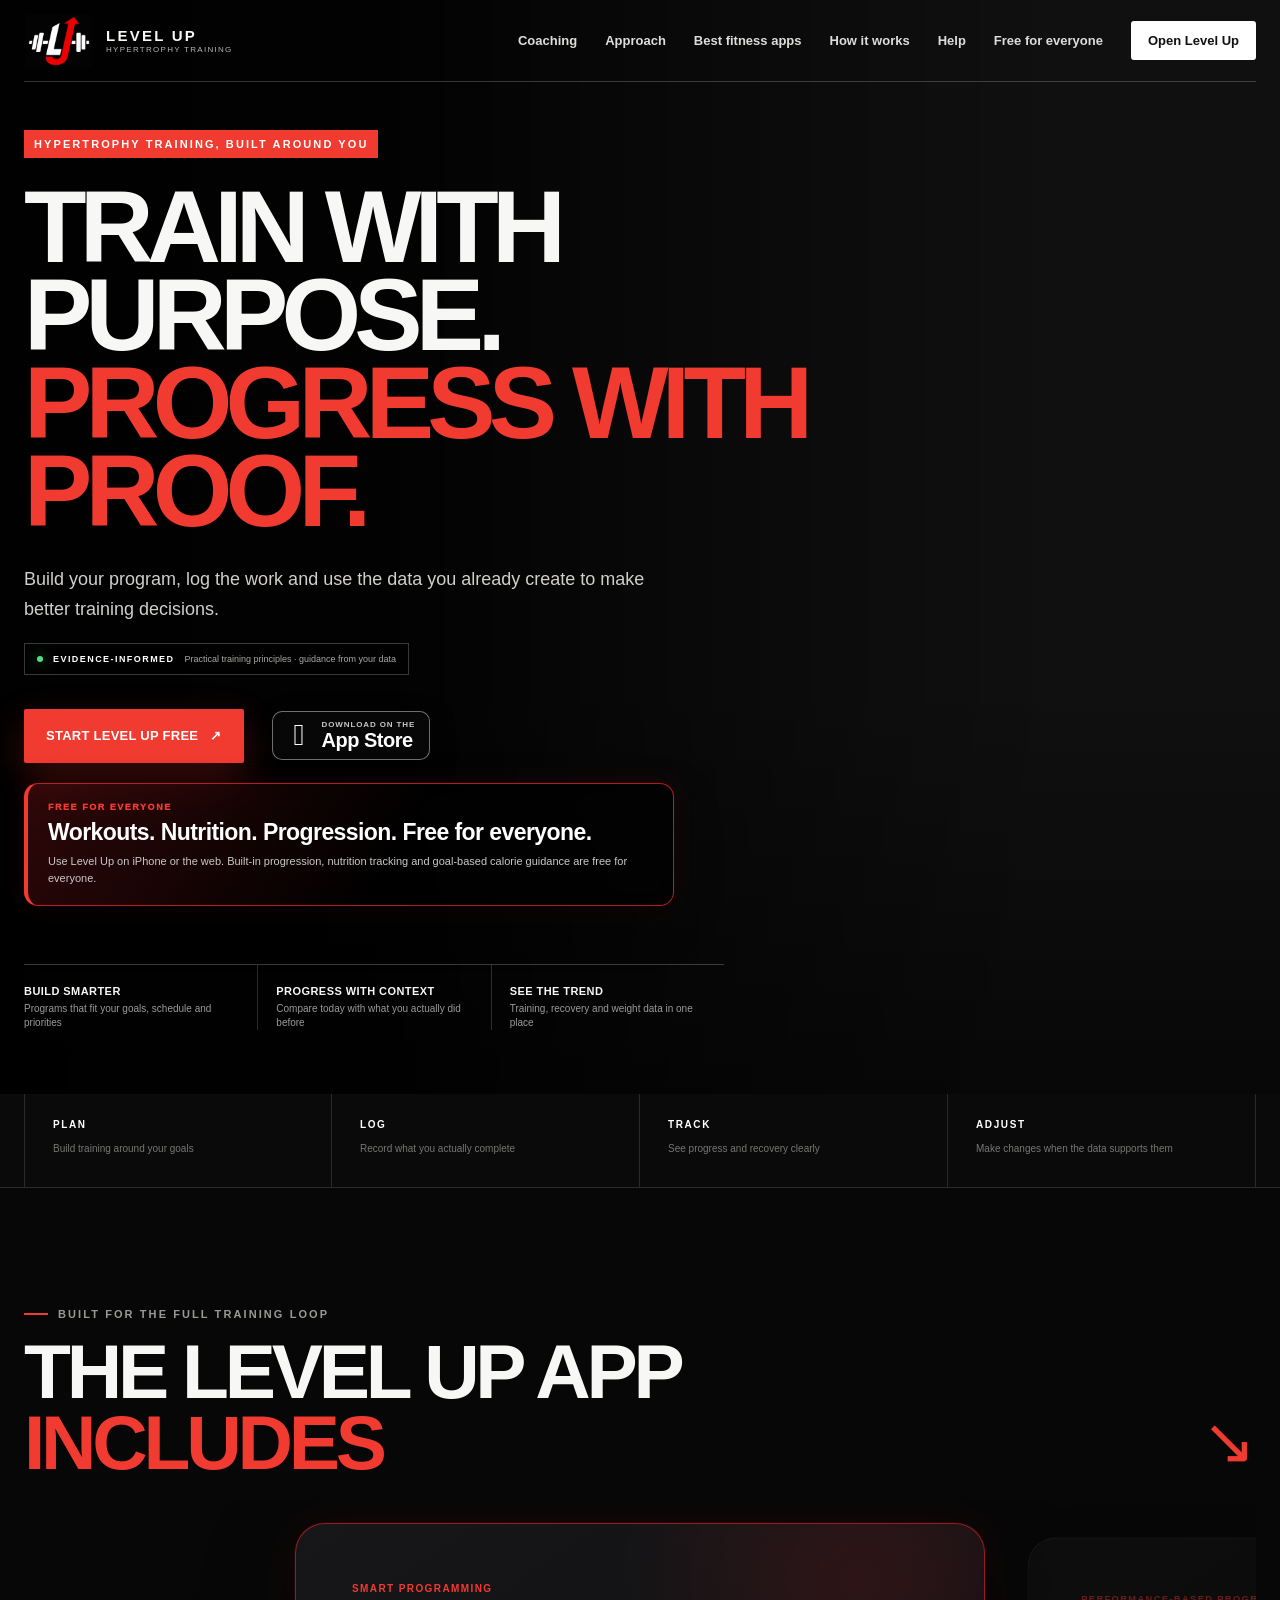
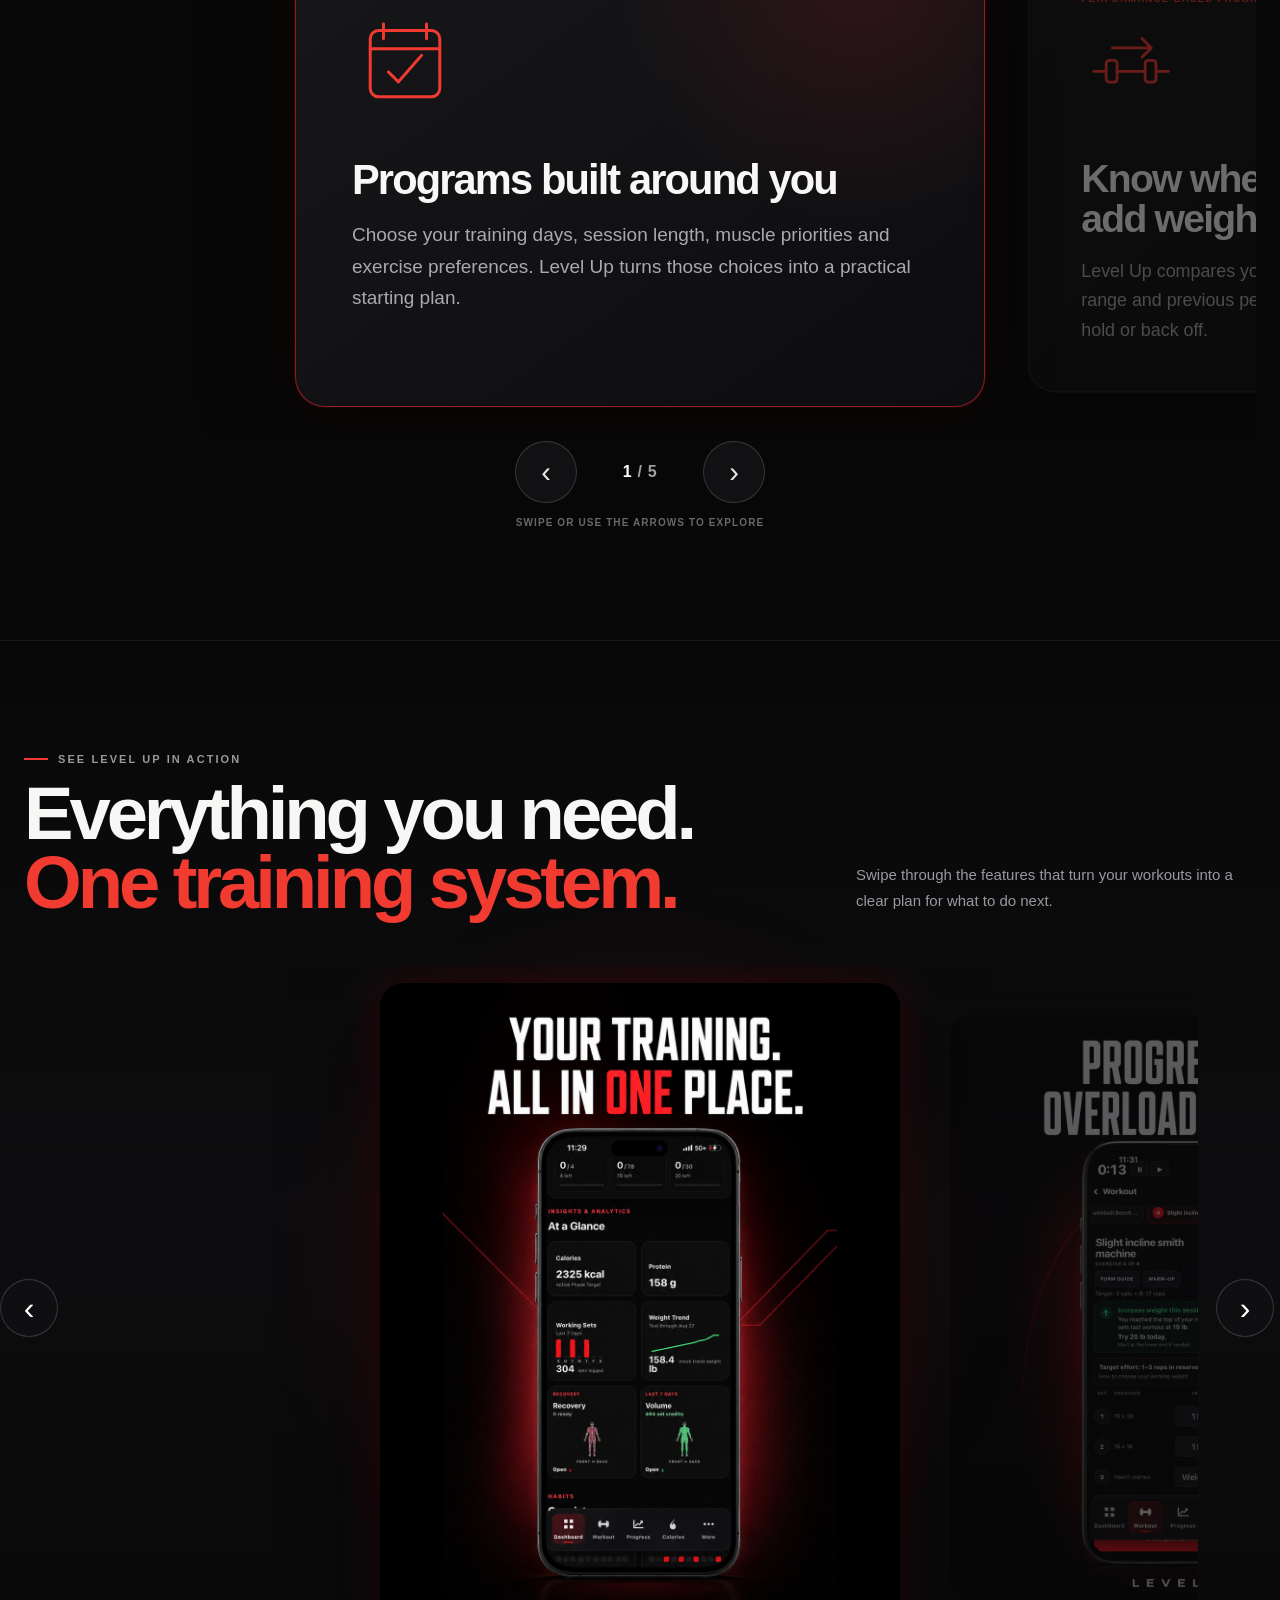
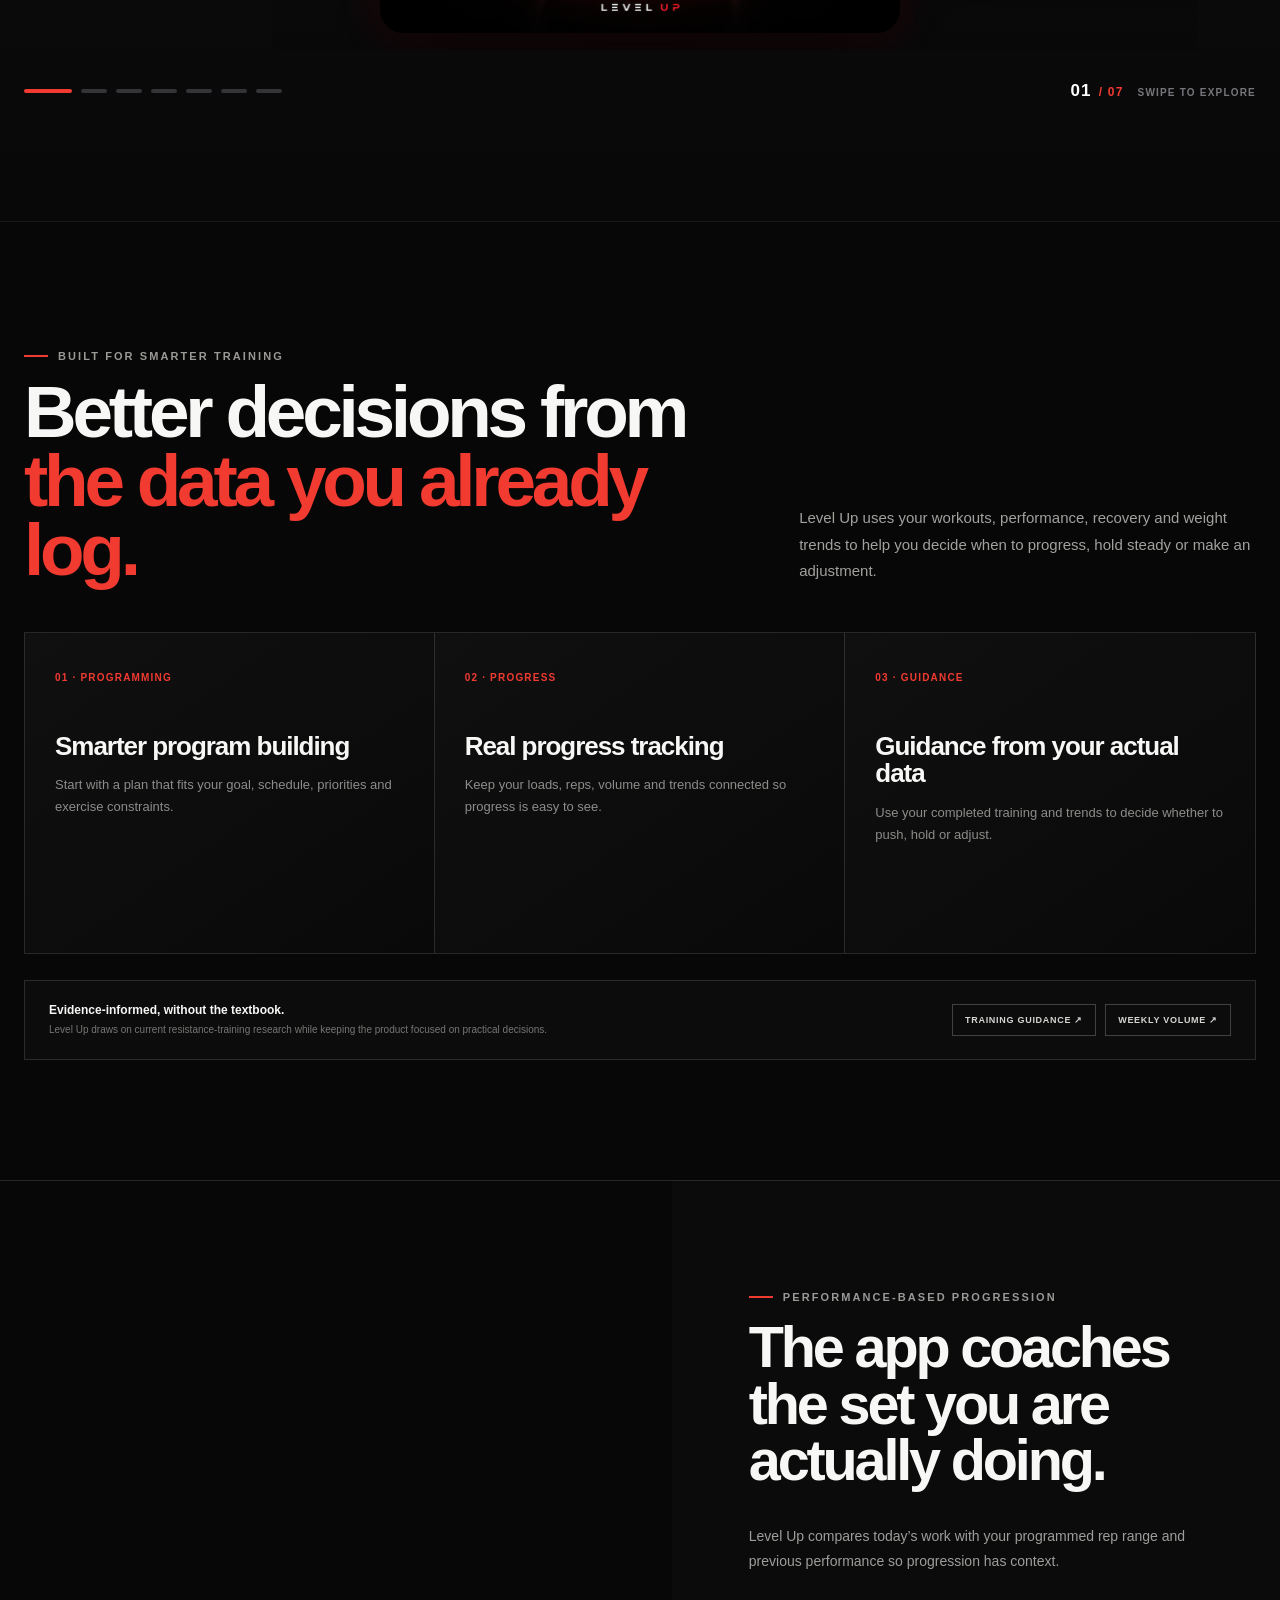
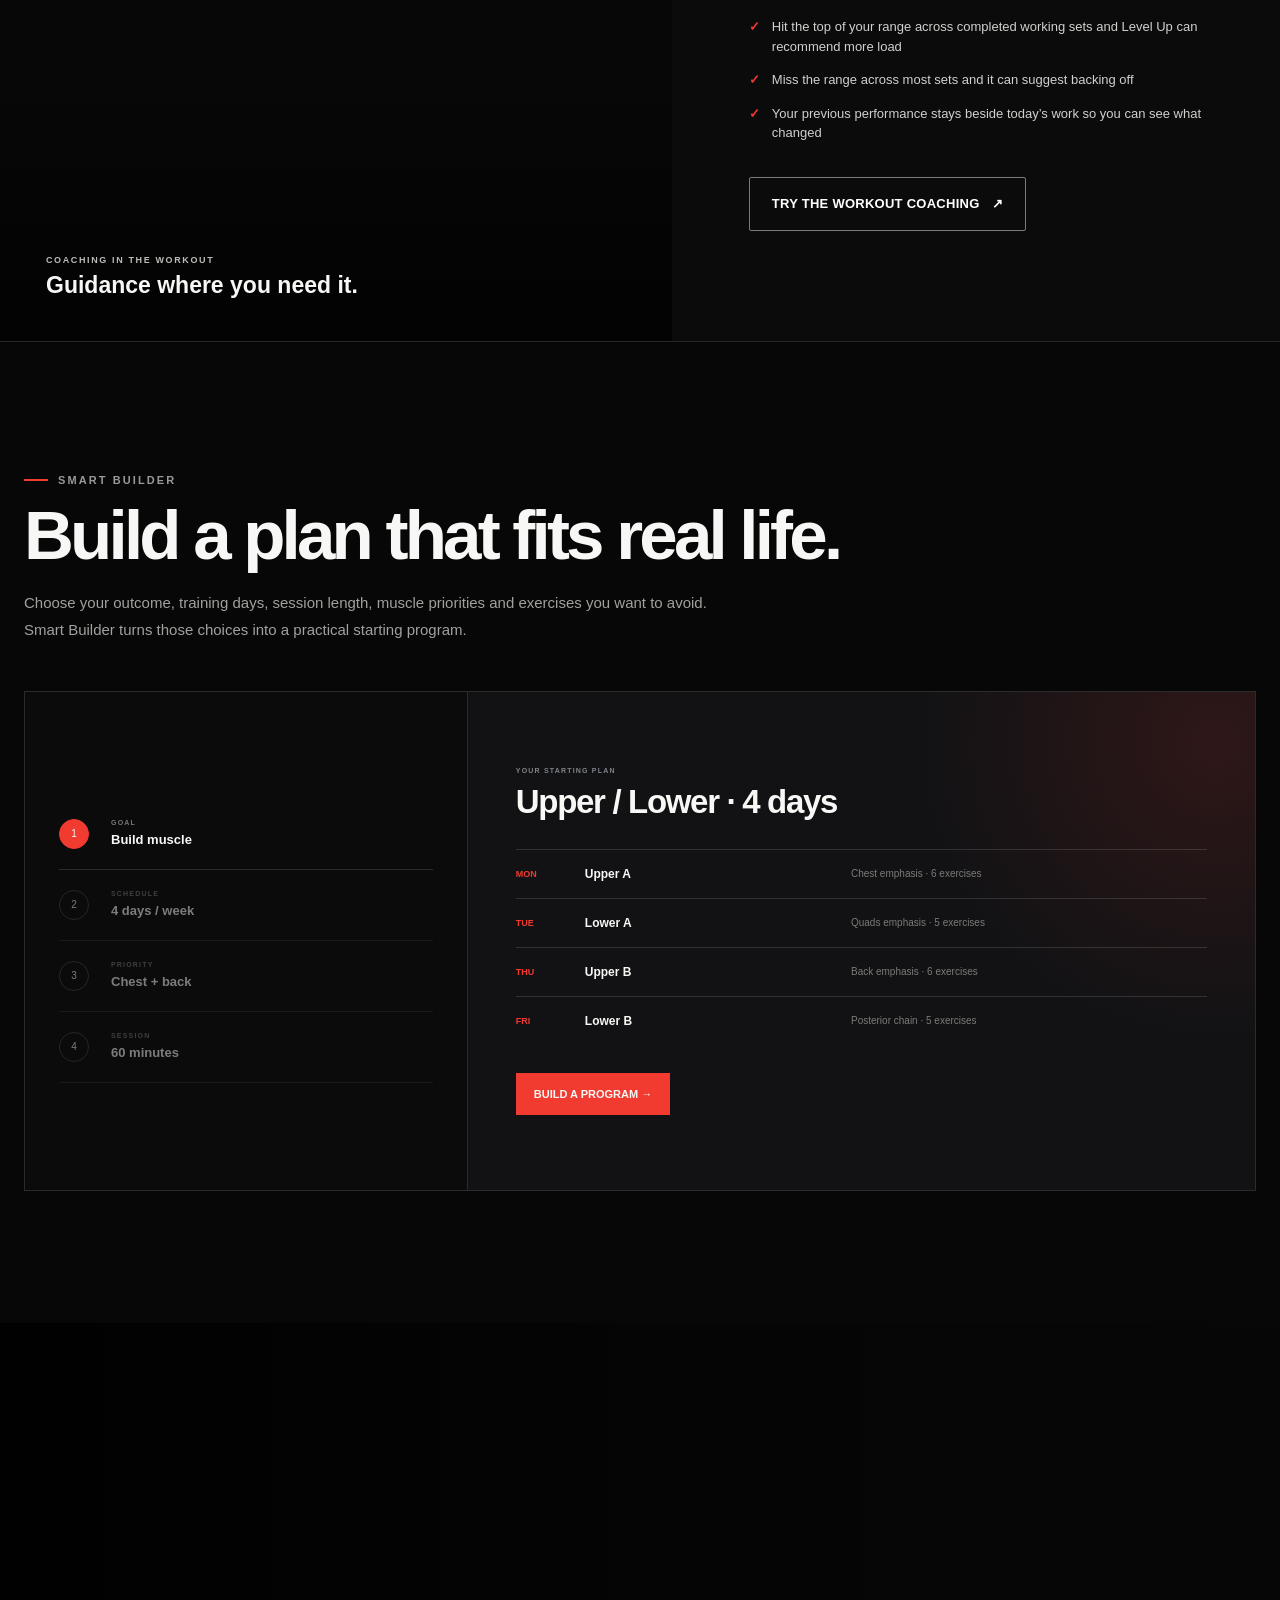
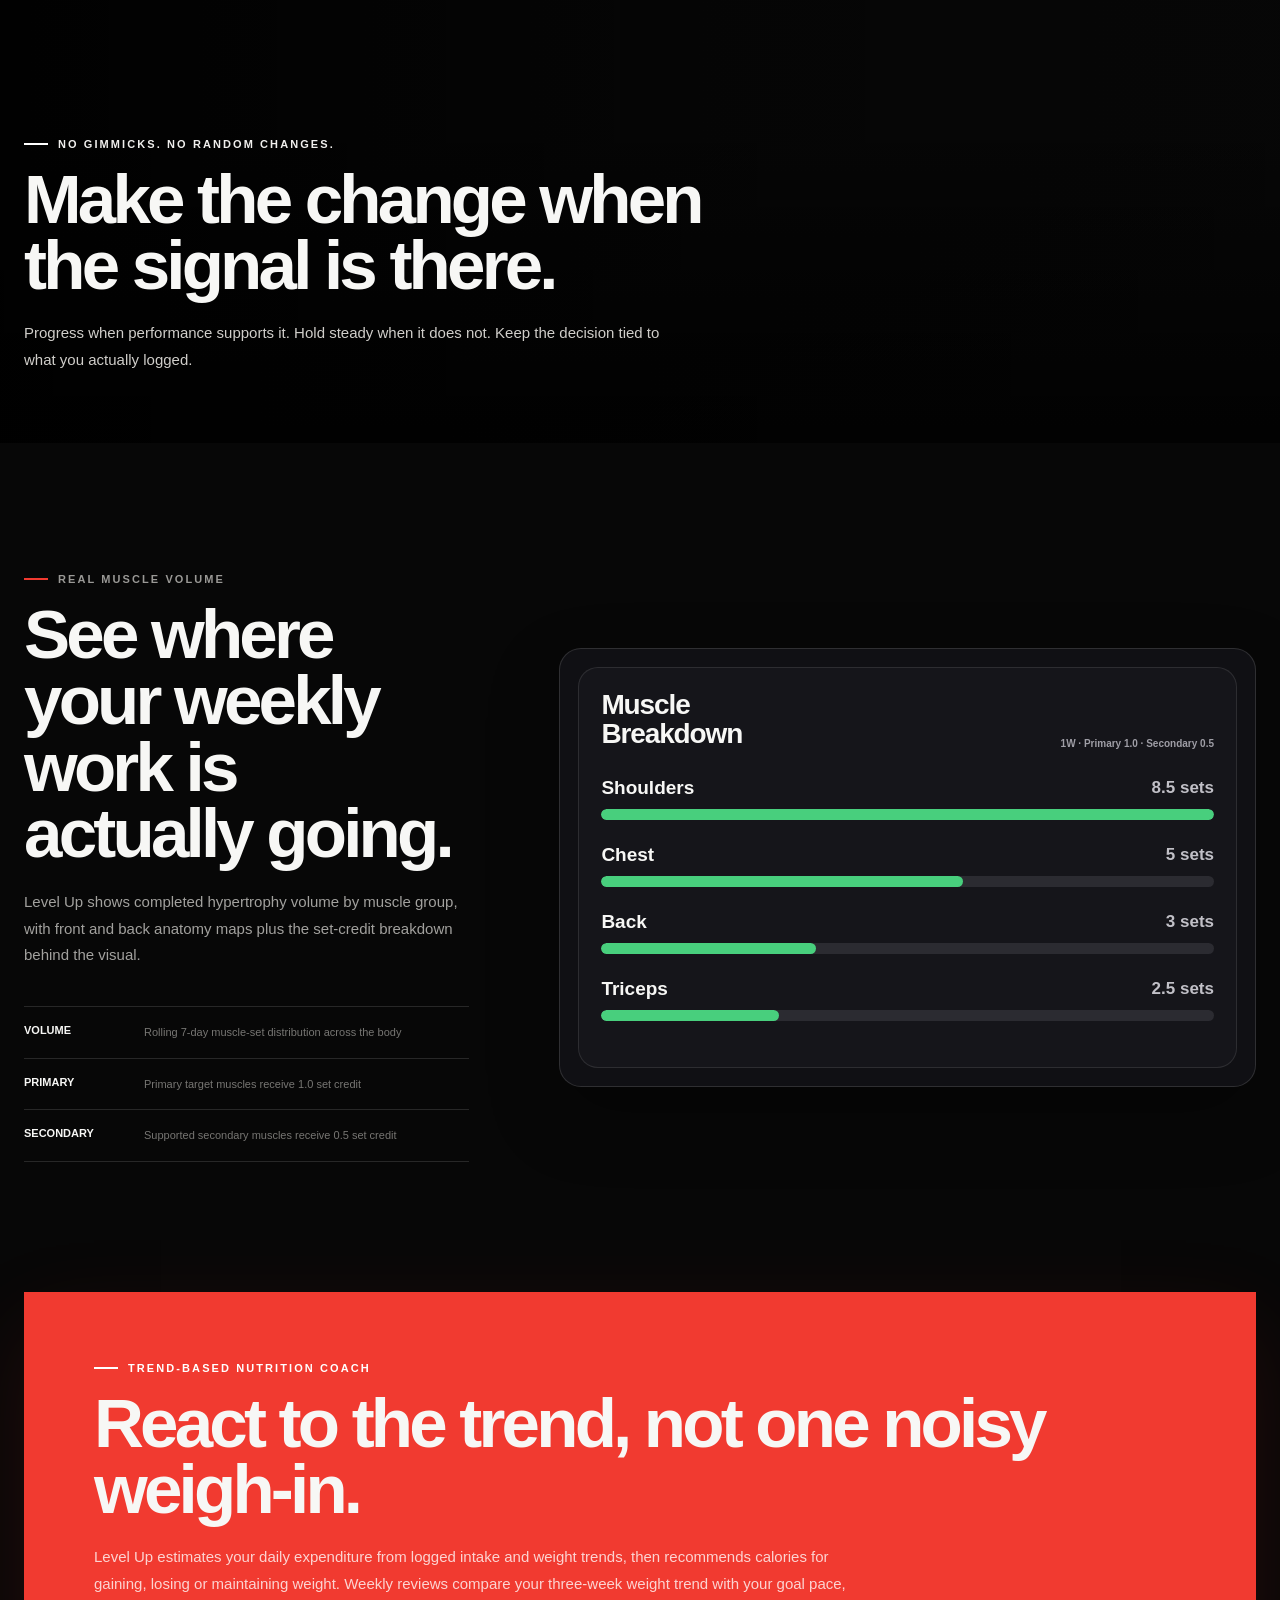
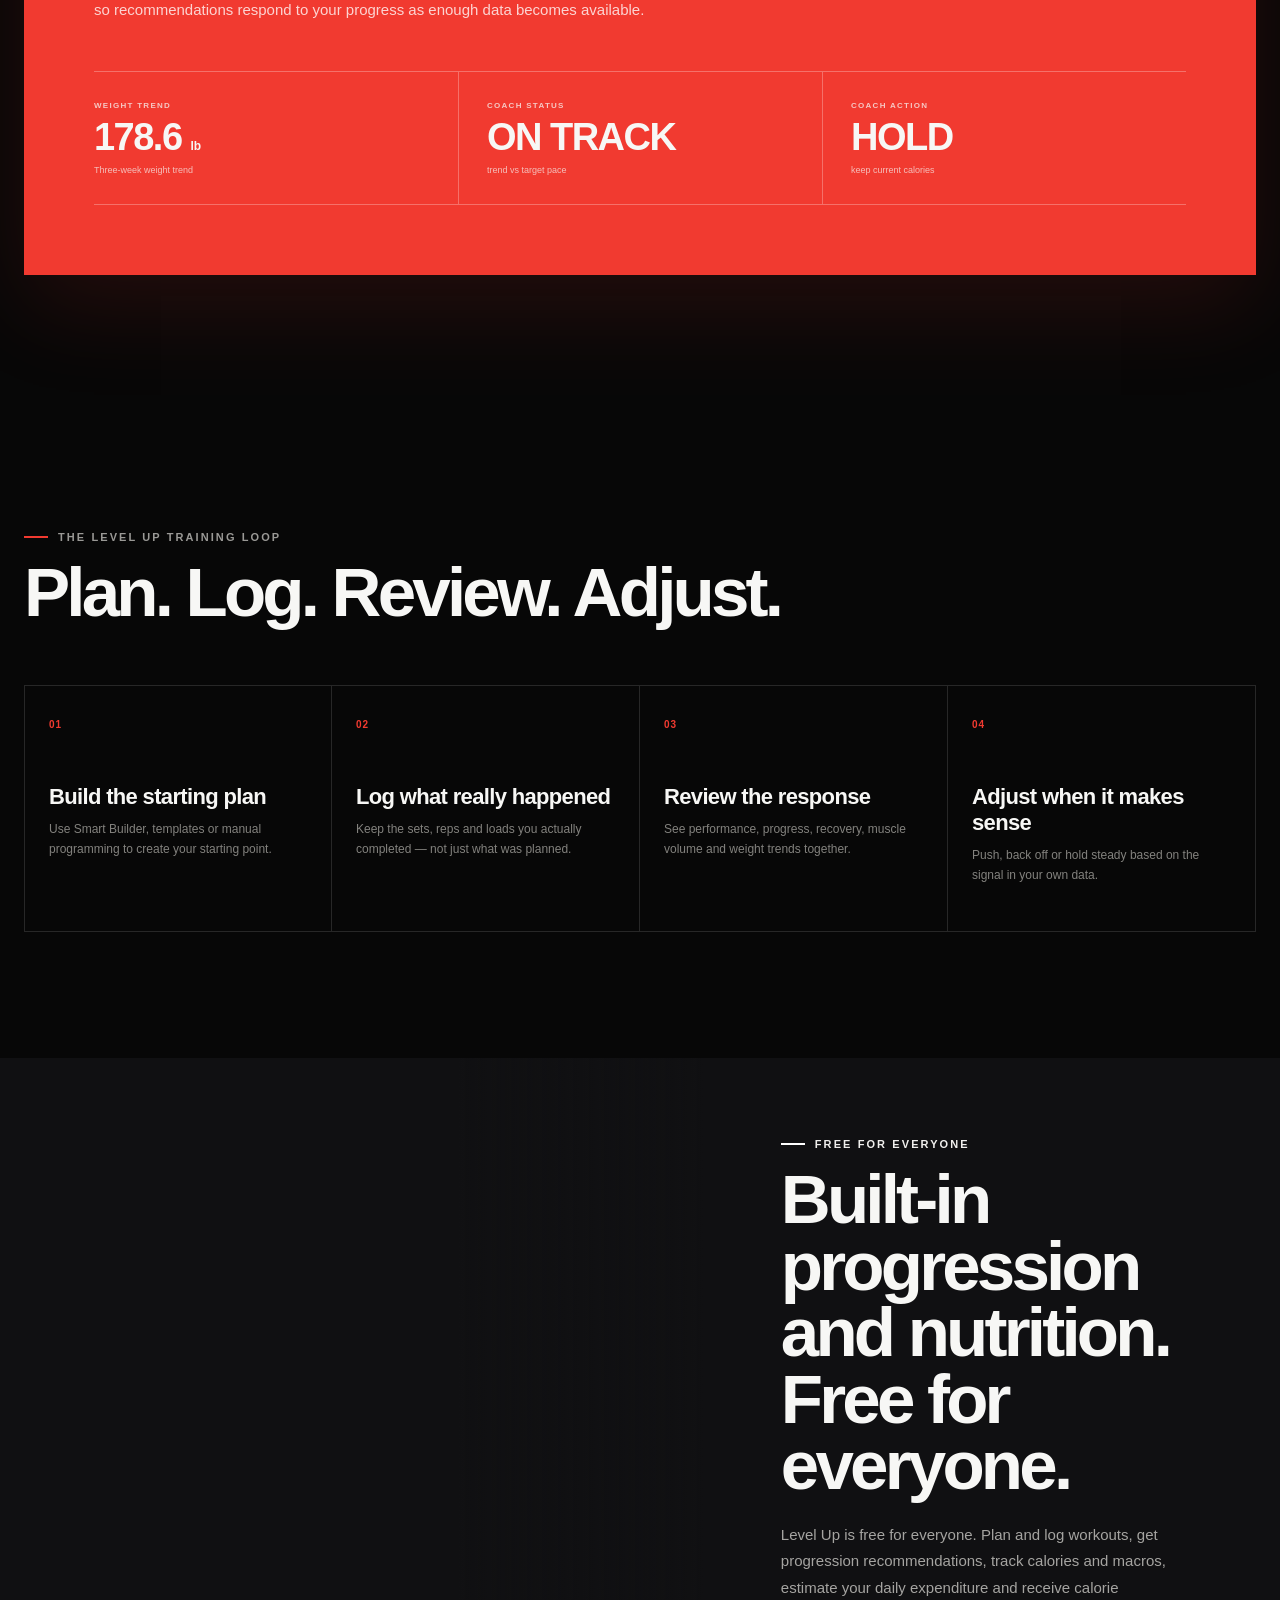
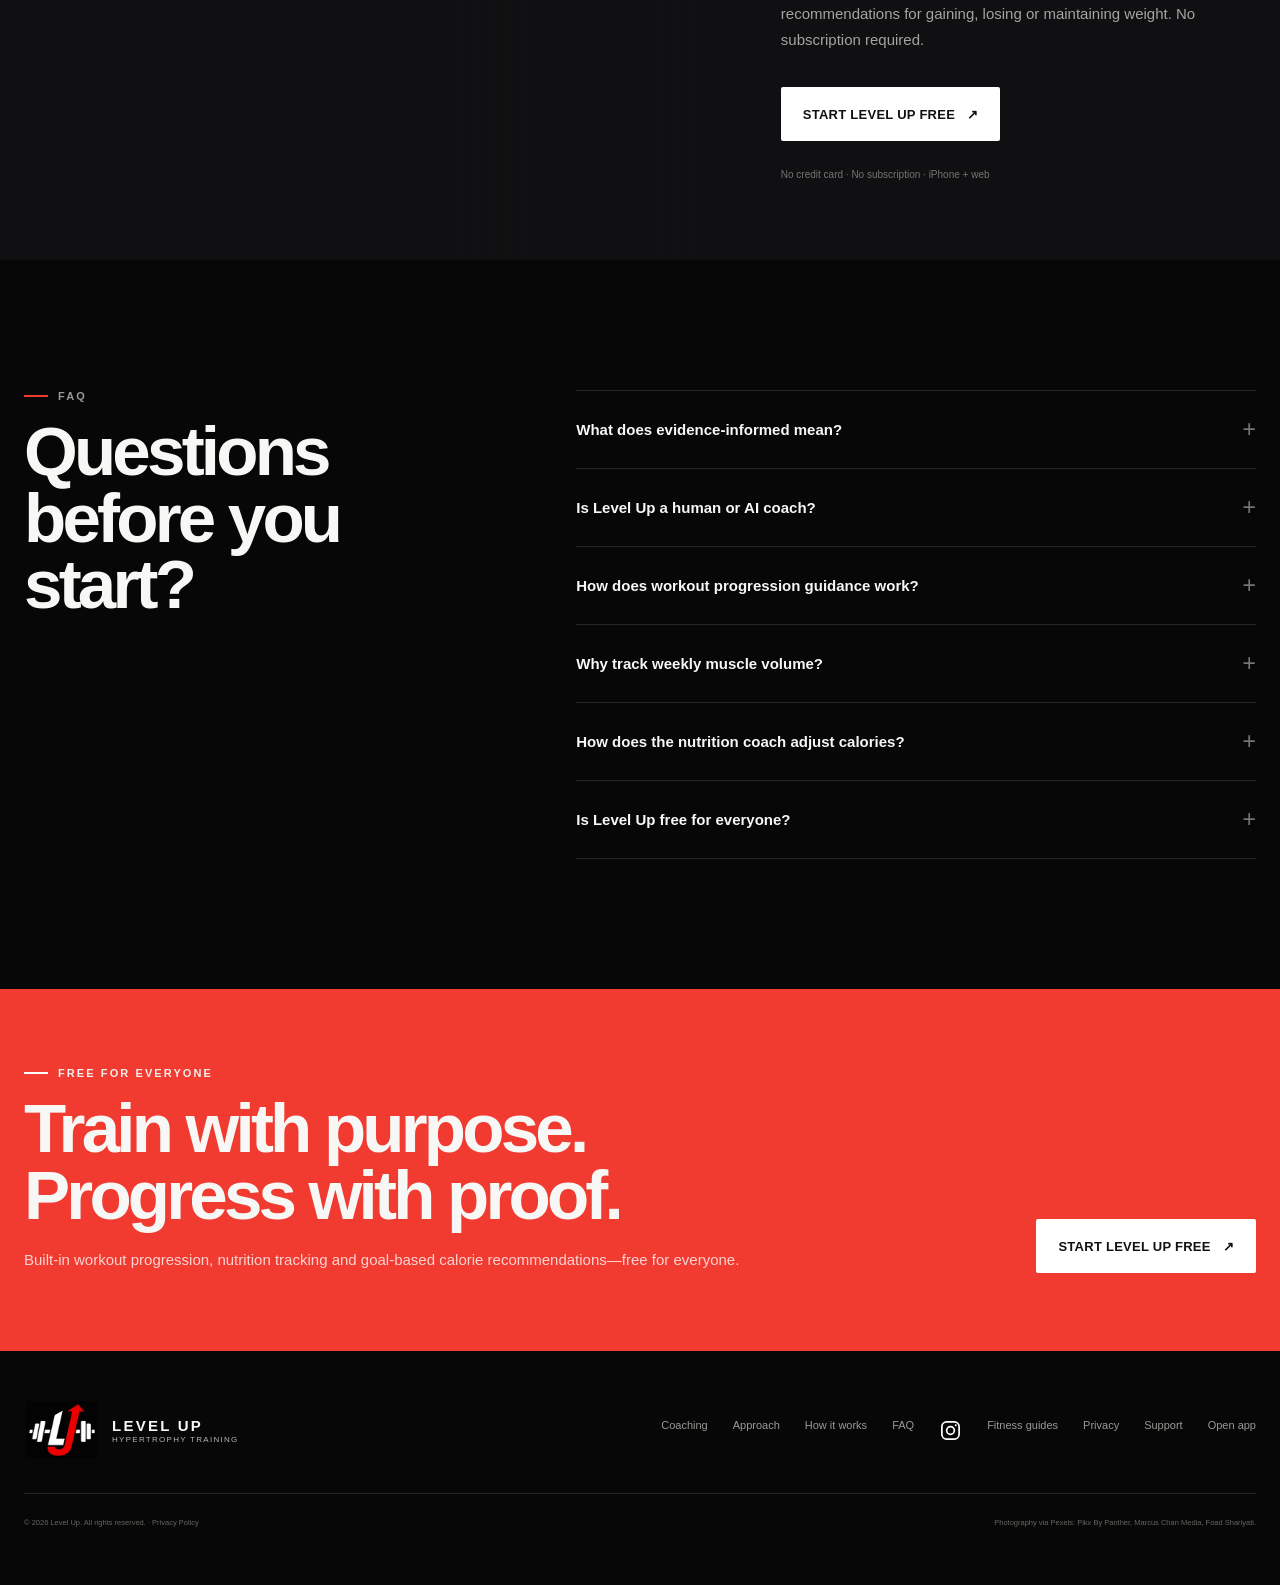
<file: index.html>
<!doctype html>
<html lang="en">
<head>
  <meta charset="utf-8">
  <meta name="viewport" content="width=device-width, initial-scale=1">
  <meta name="theme-color" content="#070707">
  <meta name="description" content="Level Up is a hypertrophy training app for building programs, logging workouts, tracking progress and using your own training data to make smarter adjustments.">
  <meta property="og:title" content="Level Up — Hypertrophy Training & Coaching">
  <meta property="og:description" content="Train with purpose. Progress with proof. Build, log, track and adjust in one hypertrophy training app.">
  <meta property="og:type" content="website">
  <title>Level Up — Hypertrophy Training & Coaching</title>
  <link rel="canonical" href="https://leveluphypertrophy.com/">
  <link rel="preconnect" href="https://images.pexels.com">
  <link rel="stylesheet" href="styles.css?v=exact-logo-map-1">
  <link rel="stylesheet" href="site-overrides.css?v=app-store-live-1">
  <link rel="stylesheet" href="app-showcase.css?v=mobile-hero-gap-2">
</head>
<body>
  <header class="site-header" data-header>
    <a class="brand" href="#top" aria-label="Level Up home">
      <img class="brand-logo-image" src="assets/level-up-site-logo.svg?v=exact-user-logo-1" alt="Level Up logo">
      <span class="brand-copy"><strong>LEVEL UP</strong><small>HYPERTROPHY TRAINING</small></span>
    </a>
    <button class="menu-button" type="button" data-menu-button aria-expanded="false" aria-controls="site-nav">Menu</button>
    <nav id="site-nav" class="site-nav" data-nav>
      <a href="#features">Coaching</a>
      <a href="#science">Approach</a>
      <a href="/blog/best-fitness-apps/">Best fitness apps</a>
      <a href="#system">How it works</a>
      <a href="https://app.leveluphypertrophy.com/help/">Help</a>
      <a href="#beta">Free for everyone</a>
      <a class="nav-cta" href="https://app.leveluphypertrophy.com/">Open Level Up</a>
    </nav>
  </header>

  <main id="top">
    <section class="hero">
      <div class="hero-photo" role="img" aria-label="Bodybuilder training in a gym"></div>
      <div class="hero-shade"></div>
      <div class="hero-inner">
        <div class="hero-copy">
          <span class="kicker">HYPERTROPHY TRAINING, BUILT AROUND YOU</span>
          <h1>Train with purpose.<br><em>Progress with proof.</em></h1>
          <p>Build your program, log the work and use the data you already create to make better training decisions.</p>
          <div class="science-badge"><span></span><b>EVIDENCE-INFORMED</b><small>Practical training principles · guidance from your data</small></div>
          <div class="hero-actions">
            <a class="button button-primary" href="https://app.leveluphypertrophy.com/">Start Level Up free <span>↗</span></a>
            <a class="app-store-link" href="https://apps.apple.com/ca/app/level-up-workout-nutrition/id6810024008" target="_blank" rel="noopener noreferrer" aria-label="Download Level Up on the App Store">
              <span class="app-store-mark" aria-hidden="true"></span>
              <span class="app-store-copy"><small>DOWNLOAD ON THE</small><strong>App Store</strong></span>
            </a>
            <a class="text-link" href="#app-showcase">See the app <span>↓</span></a>
          </div>
          <div class="founding-access-promise">
            <span class="founding-access-label">FREE FOR EVERYONE</span>
            <strong>Workouts. Nutrition. Progression. Free for everyone.</strong>
            <span>Use Level Up on iPhone or the web. Built-in progression, nutrition tracking and goal-based calorie guidance are free for everyone.</span>
          </div>
          <div class="hero-meta">
            <div><strong>Build smarter</strong><span>Programs that fit your goals, schedule and priorities</span></div>
            <div><strong>Progress with context</strong><span>Compare today with what you actually did before</span></div>
            <div><strong>See the trend</strong><span>Training, recovery and weight data in one place</span></div>
          </div>
        </div>

        <div class="hero-phone" aria-label="Level Up workout coaching preview">
          <div class="phone-shell">
            <div class="phone-status"><span>9:41</span><b></b><span>●●●</span></div>
            <div class="phone-title"><span>WORKOUT</span><strong>Upper Body</strong><small>Day 2 of 4</small></div>
            <div class="phone-exercise">
              <div class="phone-exercise-head"><div><span>CHEST</span><h3>Bench Press</h3></div><b>3 SETS</b></div>
              <div class="phone-set-head"><span>SET</span><span>LAST</span><span>TODAY</span></div>
              <div class="phone-set"><b>1</b><span>180 × 12</span><strong>185 × 12</strong></div>
              <div class="phone-set"><b>2</b><span>180 × 12</span><strong>185 × 12</strong></div>
              <div class="phone-set"><b>3</b><span>180 × 12</span><strong>185 × 12</strong></div>
              <div class="phone-guidance"><span>TRAINING GUIDANCE</span><strong>Increase weight this session.</strong><small>Your completed working sets reached the top of the programmed rep range.</small></div>
            </div>
            <div class="phone-nav"><span>Home</span><span class="active">Workout</span><span>Progress</span><span>Calories</span></div>
          </div>
        </div>
      </div>
    </section>

    <section class="proof-bar">
      <div><strong>PLAN</strong><span>Build training around your goals</span></div>
      <div><strong>LOG</strong><span>Record what you actually complete</span></div>
      <div><strong>TRACK</strong><span>See progress and recovery clearly</span></div>
      <div><strong>ADJUST</strong><span>Make changes when the data supports them</span></div>
    </section>

    <section id="features" class="section intro-section">
      <div class="section-copy">
        <span class="eyebrow">TRAINING THAT RESPONDS TO YOU</span>
        <h2>Less guesswork.<br>More useful feedback.</h2>
      </div>
      <div class="section-lede">
        <p>Level Up brings programming, workout logging, progress and recovery together so the next decision is easier to make.</p>
        <a class="inline-link" href="https://app.leveluphypertrophy.com/">Open the app <span>↗</span></a>
      </div>
    </section>

    <section class="feature-band">
      <article class="feature-band-item"><span>01</span><h3>Build around your goals</h3><p>Set your schedule, muscle priorities, session length, exercise preferences and constraints.</p></article>
      <article class="feature-band-item"><span>02</span><h3>Log the work that matters</h3><p>Keep completed sets, reps, loads and previous performance connected to your plan.</p></article>
      <article class="feature-band-item"><span>03</span><h3>Know when to progress</h3><p>Use your programmed rep targets and actual performance to guide the next load decision.</p></article>
      <article class="feature-band-item"><span>04</span><h3>Track the bigger picture</h3><p>Follow progress, muscle volume, recovery and weight trends without jumping between tools.</p></article>
    </section>

    <section id="app-showcase" class="promo-carousel" aria-labelledby="promo-carousel-title" data-promo-carousel>
      <div class="promo-carousel-heading">
        <div>
          <span class="eyebrow">SEE LEVEL UP IN ACTION</span>
          <h2 id="promo-carousel-title">Everything you need.<br><em>One training system.</em></h2>
        </div>
        <p>Swipe through the features that turn your workouts into a clear plan for what to do next.</p>
      </div>

      <div class="promo-carousel-shell">
        <button class="promo-carousel-arrow promo-carousel-arrow--prev" type="button" data-promo-prev aria-label="Previous app feature">‹</button>
        <div class="promo-carousel-viewport" data-promo-viewport tabindex="0" aria-label="Level Up app features. Swipe or use the arrow keys to browse.">
          <div class="promo-carousel-track" data-promo-track>
            <figure class="promo-carousel-slide" data-promo-slide><img src="assets/promo-carousel/01-all-in-one.webp" alt="Level Up dashboard with training, nutrition, recovery and progress at a glance" width="1080" height="1350"></figure>
            <figure class="promo-carousel-slide" data-promo-slide><img src="assets/promo-carousel/02-progressive-overload.webp" alt="Level Up workout screen recommending a progressive overload weight increase" width="1080" height="1350" loading="lazy"></figure>
            <figure class="promo-carousel-slide" data-promo-slide><img src="assets/promo-carousel/03-plate-calculator.webp" alt="Level Up plate calculator showing the plates needed for a 215 pound lift" width="1080" height="1350" loading="lazy"></figure>
            <figure class="promo-carousel-slide" data-promo-slide><img src="assets/promo-carousel/04-muscle-volume.jpg" alt="Level Up muscle map showing weekly training volume across the body" width="1080" height="1350" loading="lazy"></figure>
            <figure class="promo-carousel-slide" data-promo-slide><img src="assets/promo-carousel/05-strength-progress.jpg" alt="Level Up strength chart showing estimated bench press progress" width="1080" height="1350" loading="lazy"></figure>
            <figure class="promo-carousel-slide" data-promo-slide><img src="assets/promo-carousel/06-adaptive-calories.jpg" alt="Level Up nutrition phase screen with goal-based adaptive calories" width="1080" height="1350" loading="lazy"></figure>
            <figure class="promo-carousel-slide" data-promo-slide><img src="assets/promo-carousel/07-smart-swap.webp" alt="Level Up Smart Swap screen suggesting exercises with the same training goal" width="1080" height="1350" loading="lazy"></figure>
          </div>
        </div>
        <button class="promo-carousel-arrow promo-carousel-arrow--next" type="button" data-promo-next aria-label="Next app feature">›</button>
      </div>

      <div class="promo-carousel-footer">
        <div class="promo-carousel-dots" role="tablist" aria-label="Choose an app feature" data-promo-dots></div>
        <p><strong data-promo-current>01</strong><span>/ 07</span> Swipe to explore</p>
      </div>
    </section>

    <section id="science" class="science-section">
      <div class="science-head">
        <div><span class="eyebrow">BUILT FOR SMARTER TRAINING</span><h2>Better decisions from<br><span class="science-word">the data you already log.</span></h2></div>
        <p>Level Up uses your workouts, performance, recovery and weight trends to help you decide when to progress, hold steady or make an adjustment.</p>
      </div>
      <div class="science-grid">
        <article class="science-card"><span class="science-num">01 · PROGRAMMING</span><h3>Smarter program building</h3><p>Start with a plan that fits your goal, schedule, priorities and exercise constraints.</p></article>
        <article class="science-card"><span class="science-num">02 · PROGRESS</span><h3>Real progress tracking</h3><p>Keep your loads, reps, volume and trends connected so progress is easy to see.</p></article>
        <article class="science-card"><span class="science-num">03 · GUIDANCE</span><h3>Guidance from your actual data</h3><p>Use your completed training and trends to decide whether to push, hold or adjust.</p></article>
      </div>
      <div class="science-source"><div class="science-source-copy"><strong>Evidence-informed, without the textbook.</strong><span>Level Up draws on current resistance-training research while keeping the product focused on practical decisions.</span></div><div class="science-links"><a href="https://pubmed.ncbi.nlm.nih.gov/41843416/" target="_blank" rel="noopener">Training guidance ↗</a><a href="https://pubmed.ncbi.nlm.nih.gov/27433992/" target="_blank" rel="noopener">Weekly volume ↗</a></div></div>
    </section>

    <section class="split-showcase dark-showcase">
      <div class="showcase-photo female-photo"><div class="photo-label"><span>COACHING IN THE WORKOUT</span><strong>Guidance where you need it.</strong></div></div>
      <div class="showcase-content">
        <span class="eyebrow">PERFORMANCE-BASED PROGRESSION</span>
        <h2>The app coaches the set you are actually doing.</h2>
        <p>Level Up compares today’s work with your programmed rep range and previous performance so progression has context.</p>
        <ul class="check-list"><li>Hit the top of your range across completed working sets and Level Up can recommend more load</li><li>Miss the range across most sets and it can suggest backing off</li><li>Your previous performance stays beside today’s work so you can see what changed</li></ul>
        <a class="button button-outline" href="https://app.leveluphypertrophy.com/">Try the workout coaching <span>↗</span></a>
      </div>
    </section>

    <section id="system" class="section product-section">
      <div class="product-heading"><span class="eyebrow">SMART BUILDER</span><h2>Build a plan that fits real life.</h2><p>Choose your outcome, training days, session length, muscle priorities and exercises you want to avoid. Smart Builder turns those choices into a practical starting program.</p></div>
      <div class="builder-panel">
        <div class="builder-steps"><div class="builder-step active"><span>1</span><div><small>GOAL</small><strong>Build muscle</strong></div></div><div class="builder-step"><span>2</span><div><small>SCHEDULE</small><strong>4 days / week</strong></div></div><div class="builder-step"><span>3</span><div><small>PRIORITY</small><strong>Chest + back</strong></div></div><div class="builder-step"><span>4</span><div><small>SESSION</small><strong>60 minutes</strong></div></div></div>
        <div class="builder-result"><span class="panel-kicker">YOUR STARTING PLAN</span><h3>Upper / Lower · 4 days</h3><div class="day-row"><span>MON</span><strong>Upper A</strong><small>Chest emphasis · 6 exercises</small></div><div class="day-row"><span>TUE</span><strong>Lower A</strong><small>Quads emphasis · 5 exercises</small></div><div class="day-row"><span>THU</span><strong>Upper B</strong><small>Back emphasis · 6 exercises</small></div><div class="day-row"><span>FRI</span><strong>Lower B</strong><small>Posterior chain · 5 exercises</small></div><a href="https://app.leveluphypertrophy.com/">Build a program <span>→</span></a></div>
      </div>
    </section>

    <section class="athlete-break"><div class="athlete-break-photo"></div><div class="athlete-break-shade"></div><div class="athlete-break-copy"><span class="eyebrow light">NO GIMMICKS. NO RANDOM CHANGES.</span><h2>Make the change when the signal is there.</h2><p>Progress when performance supports it. Hold steady when it does not. Keep the decision tied to what you actually logged.</p></div></section>

    <section class="section analytics-section">
      <div class="analytics-copy">
        <span class="eyebrow">REAL MUSCLE VOLUME</span>
        <h2>See where your weekly work is actually going.</h2>
        <p>Level Up shows completed hypertrophy volume by muscle group, with front and back anatomy maps plus the set-credit breakdown behind the visual.</p>
        <div class="analytics-points"><div><strong>Volume</strong><span>Rolling 7-day muscle-set distribution across the body</span></div><div><strong>Primary</strong><span>Primary target muscles receive 1.0 set credit</span></div><div><strong>Secondary</strong><span>Supported secondary muscles receive 0.5 set credit</span></div></div>
      </div>
      <div class="analytics-real" aria-label="Level Up muscle volume example">
        <div class="exact-volume-card">
          <img src="assets/muscle-volume-map-exact.svg?v=exact-map-1" alt="Level Up muscle volume map showing the exact front and back anatomy from the app">
        </div>
        <div class="real-breakdown-card">
          <div class="breakdown-title"><h3>Muscle<br>Breakdown</h3><small>1W · Primary 1.0 · Secondary 0.5</small></div>
          <div class="breakdown-row"><div class="breakdown-label"><strong>Shoulders</strong><span>8.5 sets</span></div><div class="breakdown-track"><div class="breakdown-fill" style="--w:100%"></div></div></div>
          <div class="breakdown-row"><div class="breakdown-label"><strong>Chest</strong><span>5 sets</span></div><div class="breakdown-track"><div class="breakdown-fill" style="--w:59%"></div></div></div>
          <div class="breakdown-row"><div class="breakdown-label"><strong>Back</strong><span>3 sets</span></div><div class="breakdown-track"><div class="breakdown-fill" style="--w:35%"></div></div></div>
          <div class="breakdown-row"><div class="breakdown-label"><strong>Triceps</strong><span>2.5 sets</span></div><div class="breakdown-track"><div class="breakdown-fill" style="--w:29%"></div></div></div>
        </div>
      </div>
    </section>

    <section class="section weight-section"><div class="weight-card"><span class="eyebrow light">TREND-BASED NUTRITION COACH</span><h2>React to the trend, not one noisy weigh-in.</h2><p>Level Up estimates your daily expenditure from logged intake and weight trends, then recommends calories for gaining, losing or maintaining weight. Weekly reviews compare your three-week weight trend with your goal pace, so recommendations respond to your progress as enough data becomes available.</p><div class="weight-metrics"><div><small>WEIGHT TREND</small><strong>178.6 <span>lb</span></strong><em>Three-week weight trend</em></div><div><small>COACH STATUS</small><strong>ON TRACK</strong><em>trend vs target pace</em></div><div><small>COACH ACTION</small><strong>HOLD</strong><em>keep current calories</em></div></div></div></section>

    <section class="section process-section"><div class="process-heading"><span class="eyebrow">THE LEVEL UP TRAINING LOOP</span><h2>Plan. Log. Review. Adjust.</h2></div><div class="process-grid"><article><span>01</span><h3>Build the starting plan</h3><p>Use Smart Builder, templates or manual programming to create your starting point.</p></article><article><span>02</span><h3>Log what really happened</h3><p>Keep the sets, reps and loads you actually completed — not just what was planned.</p></article><article><span>03</span><h3>Review the response</h3><p>See performance, progress, recovery, muscle volume and weight trends together.</p></article><article><span>04</span><h3>Adjust when it makes sense</h3><p>Push, back off or hold steady based on the signal in your own data.</p></article></div></section>

    <section id="beta" class="beta-section"><div class="beta-photo"></div><div class="beta-panel"><span class="eyebrow light">FREE FOR EVERYONE</span><h2>Built-in progression and nutrition. Free for everyone.</h2><p>Level Up is free for everyone. Plan and log workouts, get progression recommendations, track calories and macros, estimate your daily expenditure and receive calorie recommendations for gaining, losing or maintaining weight. No subscription required.</p><div class="hero-actions"><a class="button button-white" href="https://app.leveluphypertrophy.com/">Start Level Up free <span>↗</span></a><span class="beta-note">No credit card · No subscription · iPhone + web</span></div></div></section>

    <section id="faq" class="section faq-section"><div class="faq-heading"><span class="eyebrow">FAQ</span><h2>Questions before you start?</h2></div><div class="faq-list"><details><summary>What does evidence-informed mean?</summary><p>Level Up uses established resistance-training principles as guardrails, then applies them to the workouts and trends you log. The goal is practical guidance, not academic complexity.</p></details><details><summary>Is Level Up a human or AI coach?</summary><p>No. Level Up is a training app with coaching-style decision rules built around the data you log.</p></details><details><summary>How does workout progression guidance work?</summary><p>Level Up compares completed working sets with the rep range programmed for that exercise. When your completed sets reach the top of the range, it can recommend a practical load increase. If most completed sets fall below the range, it can suggest a lighter load.</p></details><details><summary>Why track weekly muscle volume?</summary><p>Weekly muscle-set distribution helps you see whether your program is actually putting enough work where you intended.</p></details><details><summary>How does the nutrition coach adjust calories?</summary><p>During an active nutrition phase, Level Up waits for enough weigh-ins to establish a trend, then compares that trend with your target weekly pace before recommending a change.</p></details><details><summary>Is Level Up free for everyone?</summary><p>Yes. Level Up is free for everyone on iPhone and the web. Workout progression, built-in nutrition, expenditure estimates and goal-based calorie recommendations are included, with no subscription required.</p></details></div></section>

    <section class="final-cta"><div><span class="eyebrow light">FREE FOR EVERYONE</span><h2>Train with purpose. Progress with proof.</h2><p>Built-in workout progression, nutrition tracking and goal-based calorie recommendations—free for everyone.</p></div><a class="button button-white" href="https://app.leveluphypertrophy.com/">Start Level Up free <span>↗</span></a></section>
  </main>

  <footer class="site-footer">
    <div class="footer-top"><a class="brand" href="#top"><img class="brand-logo-image" src="assets/level-up-site-logo.svg?v=exact-user-logo-1" alt="Level Up logo"><span class="brand-copy"><strong>LEVEL UP</strong><small>HYPERTROPHY TRAINING</small></span></a><div class="footer-links"><a href="#features">Coaching</a><a href="#science">Approach</a><a href="#system">How it works</a><a href="#faq">FAQ</a><a class="footer-instagram" href="https://www.instagram.com/leveluphypertrophyapp/" target="_blank" rel="noopener noreferrer" aria-label="Level Up Hypertrophy on Instagram"><svg viewBox="0 0 24 24" width="23" height="23" fill="none" stroke="#fff" stroke-width="1.8" stroke-linecap="round" stroke-linejoin="round" aria-hidden="true"><rect x="3" y="3" width="18" height="18" rx="5"></rect><circle cx="12" cy="12" r="4"></circle><circle cx="17.5" cy="6.5" r="1" fill="#fff" stroke="none"></circle></svg></a><a href="/blog/">Fitness guides</a><a href="/privacy.html">Privacy</a><a href="mailto:support@leveluphypertrophy.com">Support</a><a href="https://app.leveluphypertrophy.com/">Open app</a></div></div>
    <div class="footer-bottom"><small>© <span data-year></span> Level Up. All rights reserved. · <a href="/privacy.html">Privacy Policy</a></small><small class="photo-credit">Photography via Pexels: Pikx By Panther, Marcus Chan Media, Foad Shariyati.</small></div>
  </footer>

  <script src="script.js?v=static-real-app-1"></script>
</body>
</html>
</file>
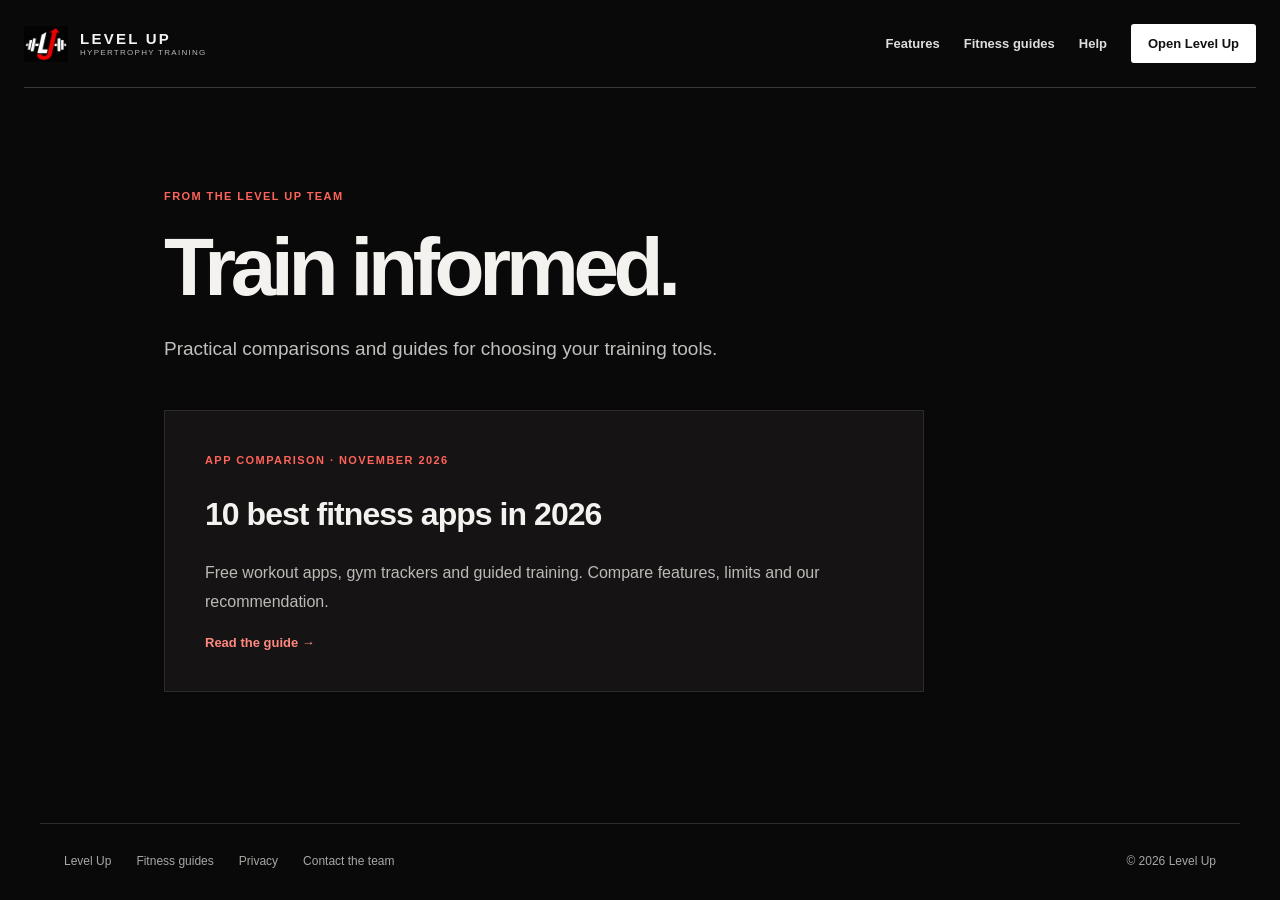
<file: blog/index.html>
<!doctype html><html lang="en"><head><meta charset="utf-8"><meta name="viewport" content="width=device-width,initial-scale=1"><title>Fitness Guides &amp; Workout App Comparisons | Level Up</title><meta name="description" content="Practical fitness guides from the Level Up team. Compare workout apps, free features and tools for tracking training and nutrition."><link rel="canonical" href="https://leveluphypertrophy.com/blog/"><link rel="stylesheet" href="/styles.css"><link rel="stylesheet" href="/blog/guide.css"></head><body class="guide-page"><a class="skip-link" href="#content">Skip to comparison</a><header class="site-header" data-header><a class="brand" href="/"><img class="brand-logo-image" src="/assets/level-up-site-logo.svg" width="44" height="44" alt="Level Up"><span class="brand-copy"><strong>LEVEL UP</strong><small>HYPERTROPHY TRAINING</small></span></a><button class="menu-button" type="button" data-menu-button aria-expanded="false" aria-controls="site-nav">Menu</button><nav class="site-nav" id="site-nav" data-nav><a href="/#features">Features</a><a href="/blog/">Fitness guides</a><a href="https://app.leveluphypertrophy.com/help/">Help</a><a class="nav-cta" href="https://app.leveluphypertrophy.com/">Open Level Up</a></nav></header><main class="guides-index" id="content"><span class="eyebrow">FROM THE LEVEL UP TEAM</span><h1>Train informed.</h1><p class="deck">Practical comparisons and guides for choosing your training tools.</p><a class="guide-index-card" href="/blog/best-fitness-apps/"><span class="eyebrow">APP COMPARISON · NOVEMBER 2026</span><h2>10 best fitness apps in 2026</h2><p>Free workout apps, gym trackers and guided training. Compare features, limits and our recommendation.</p><strong>Read the guide →</strong></a></main><footer class="guide-footer"><a href="/">Level Up</a><a href="/blog/">Fitness guides</a><a href="/privacy.html">Privacy</a><a href="mailto:support@leveluphypertrophy.com">Contact the team</a><span>© 2026 Level Up</span></footer><script src="/script.js?v=static-real-app-1" defer></script></body></html>
</file>
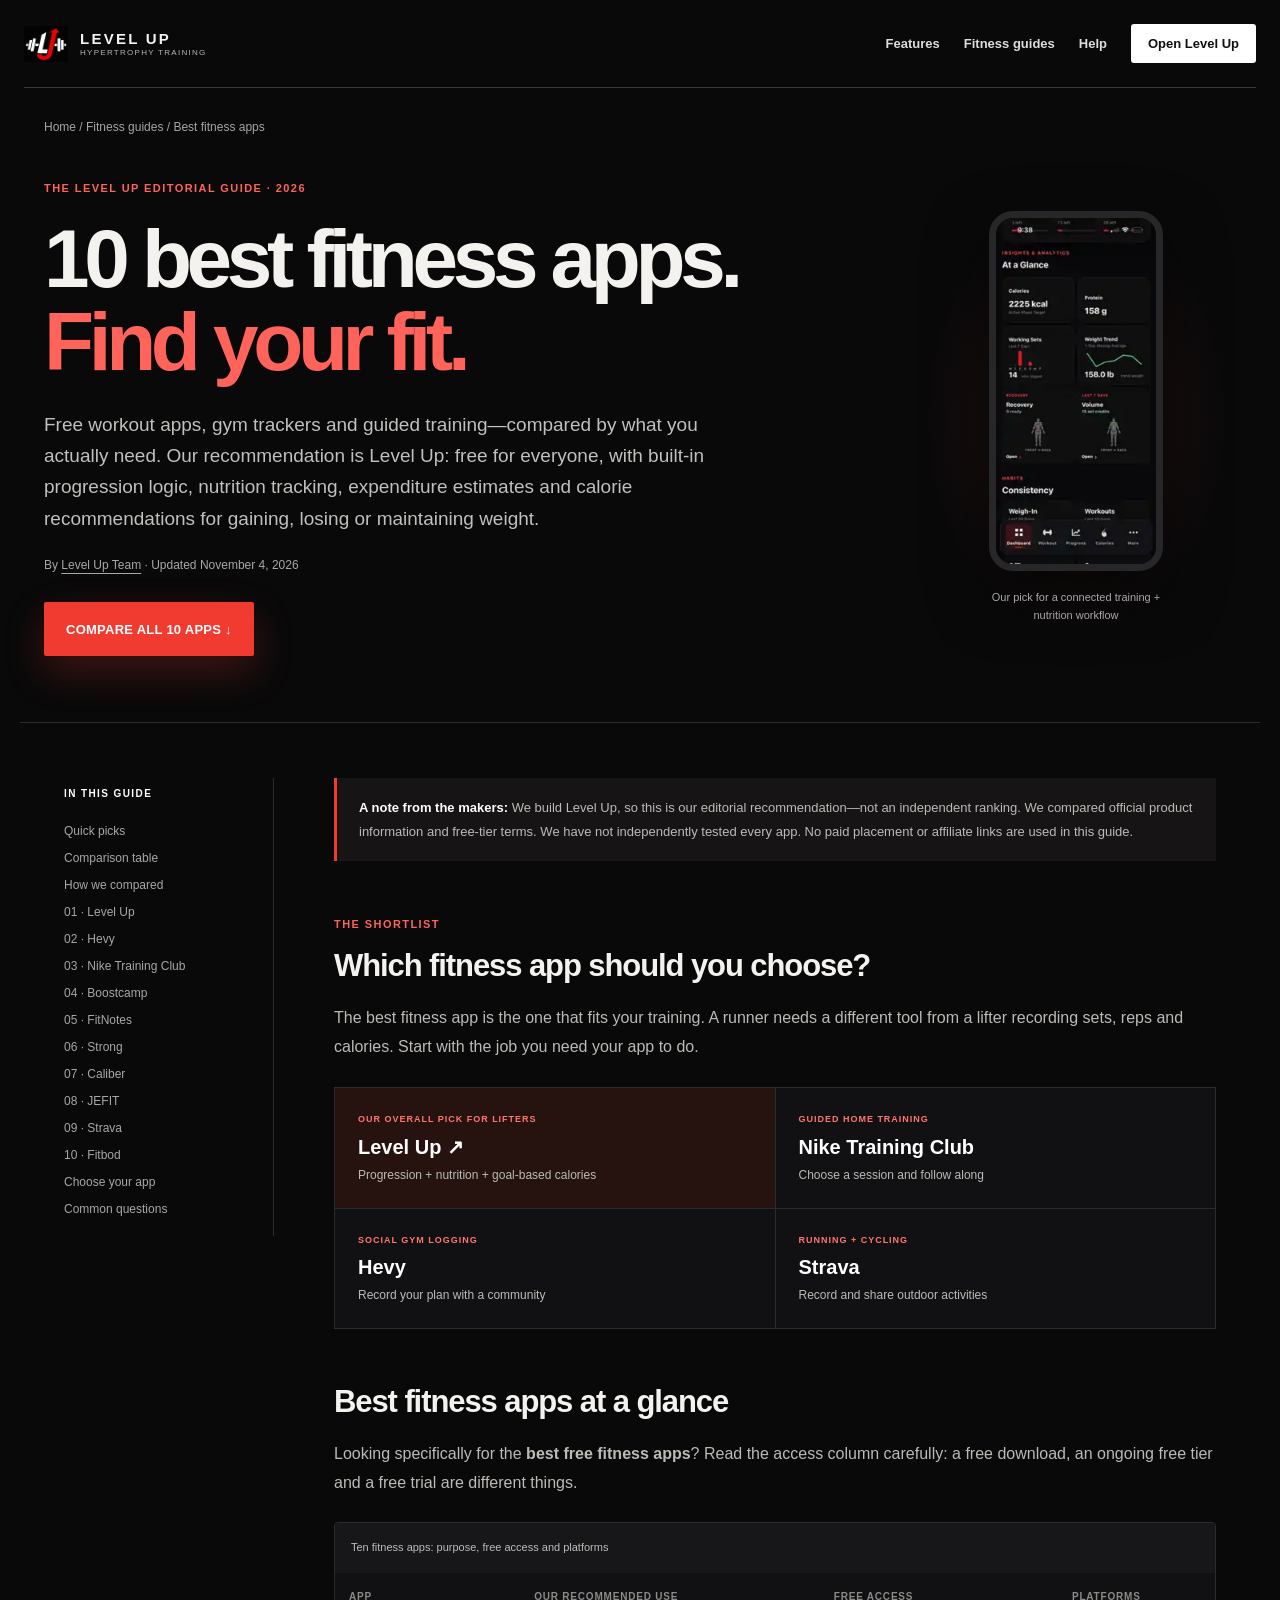
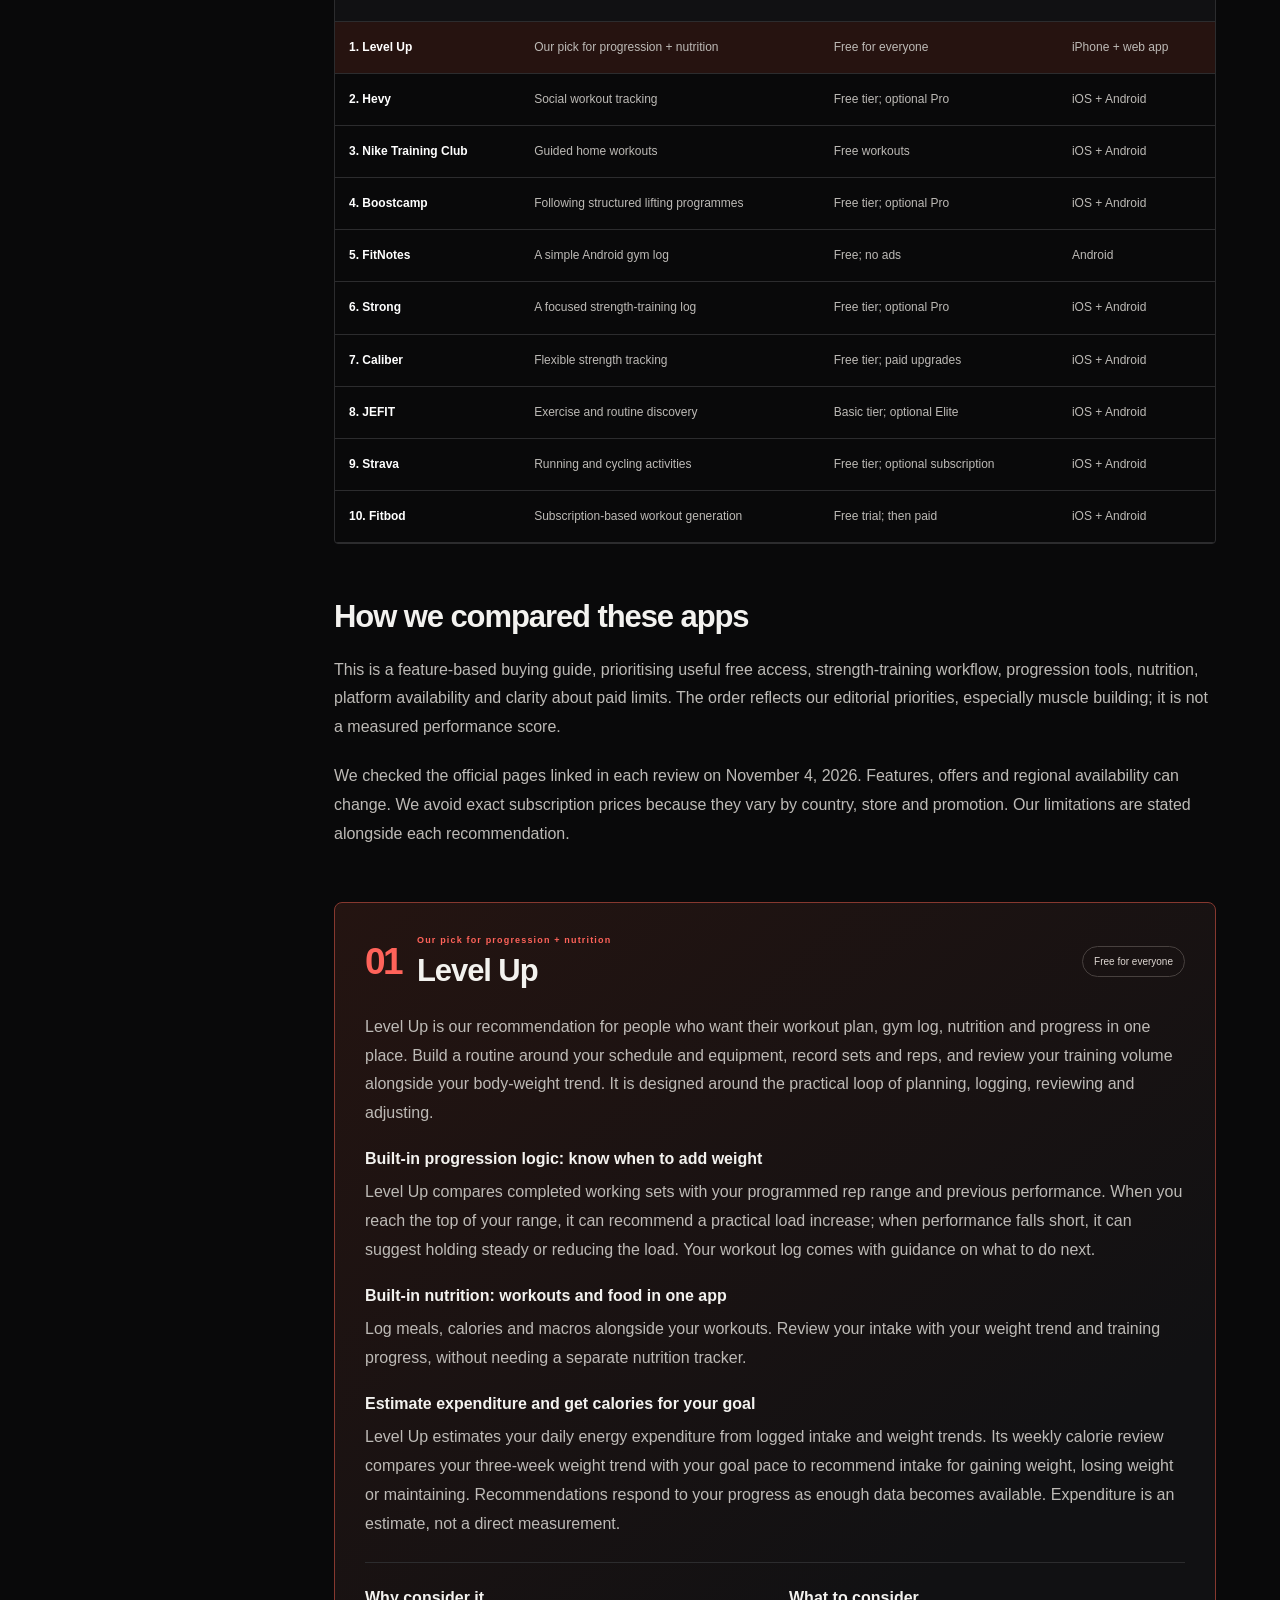
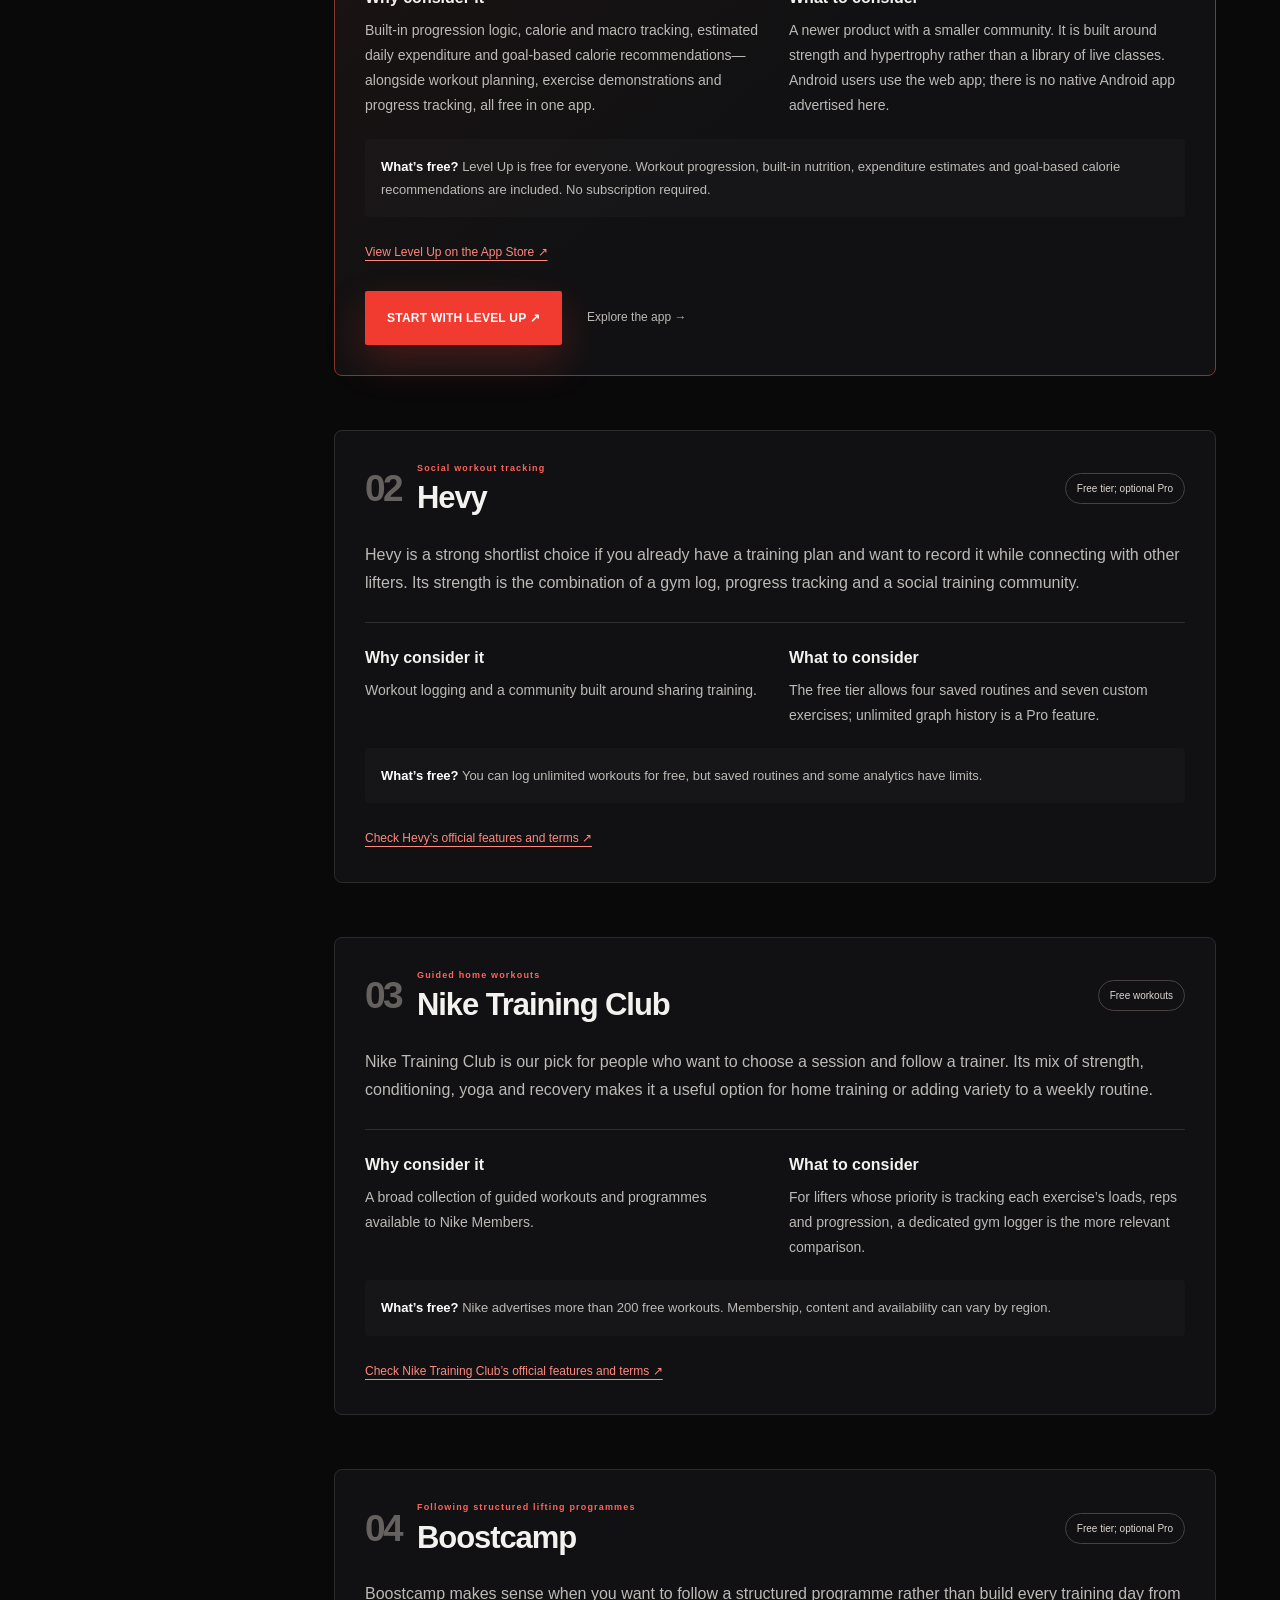
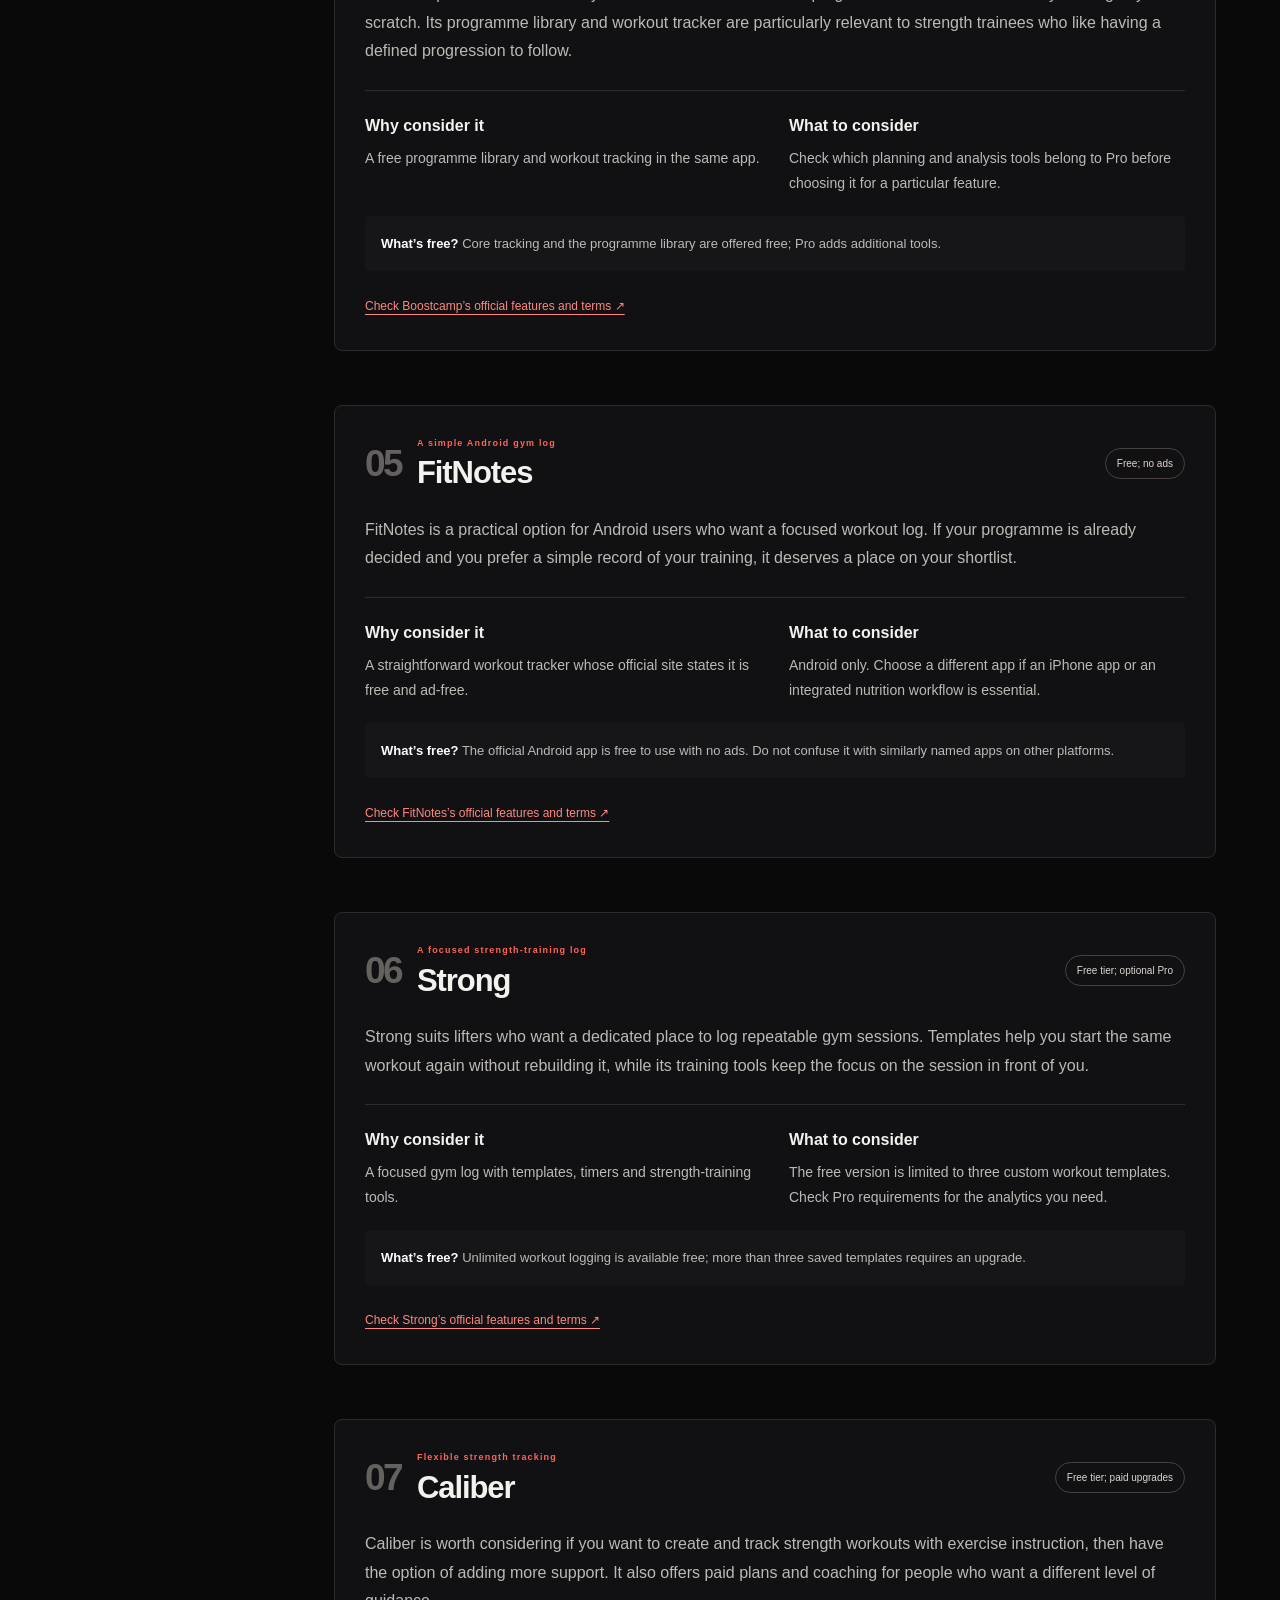
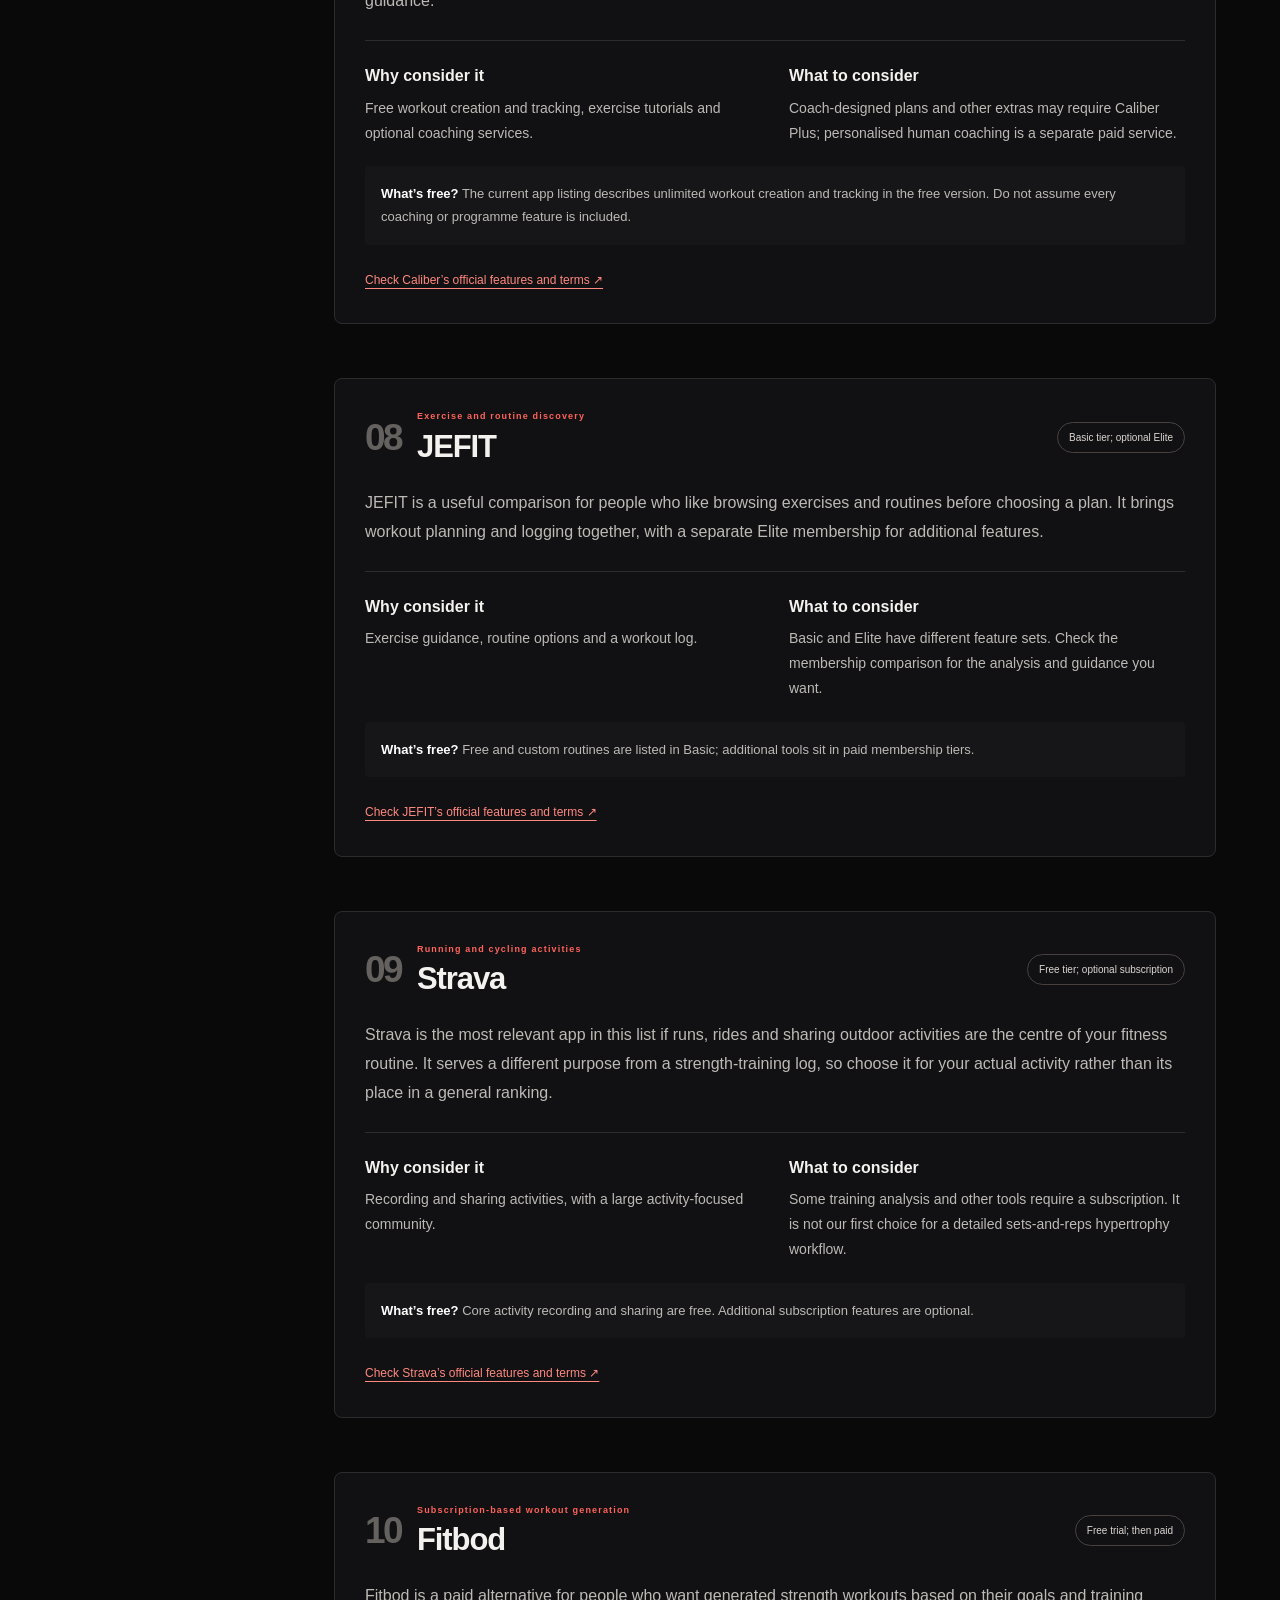
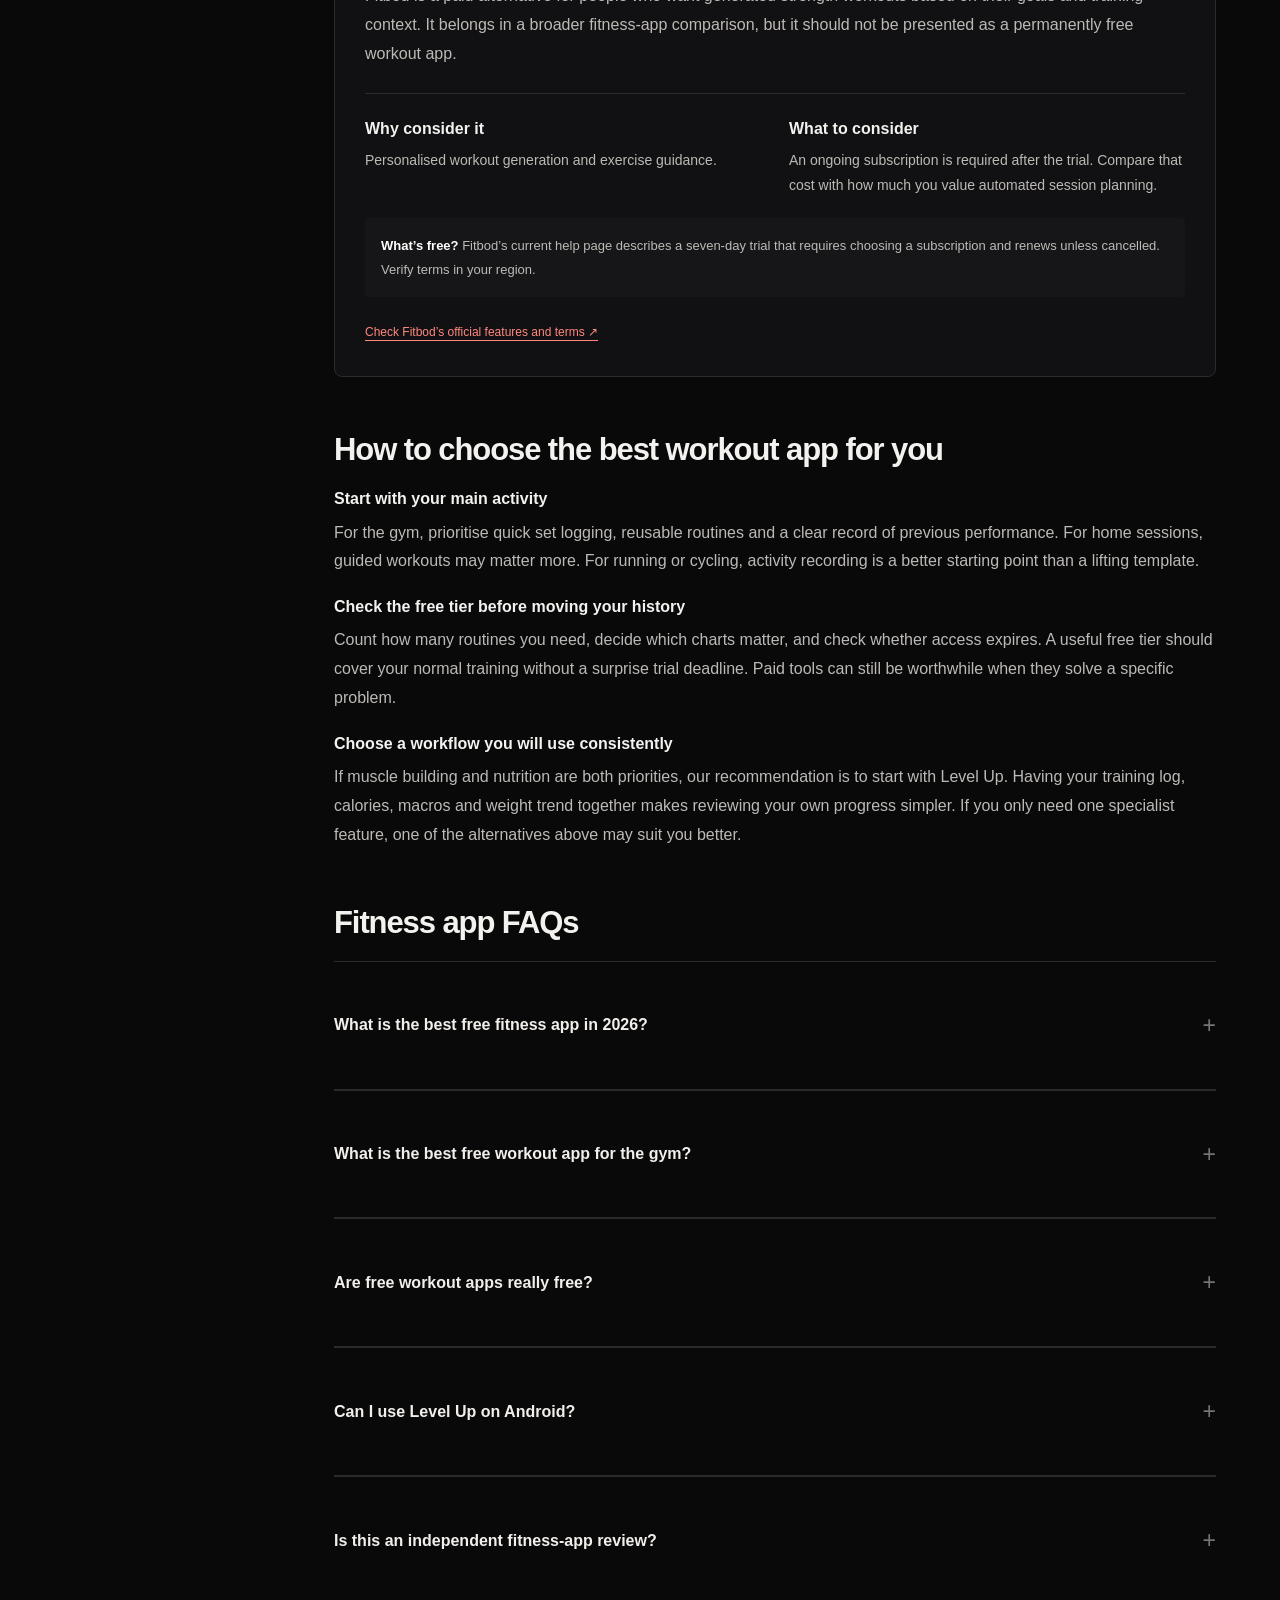
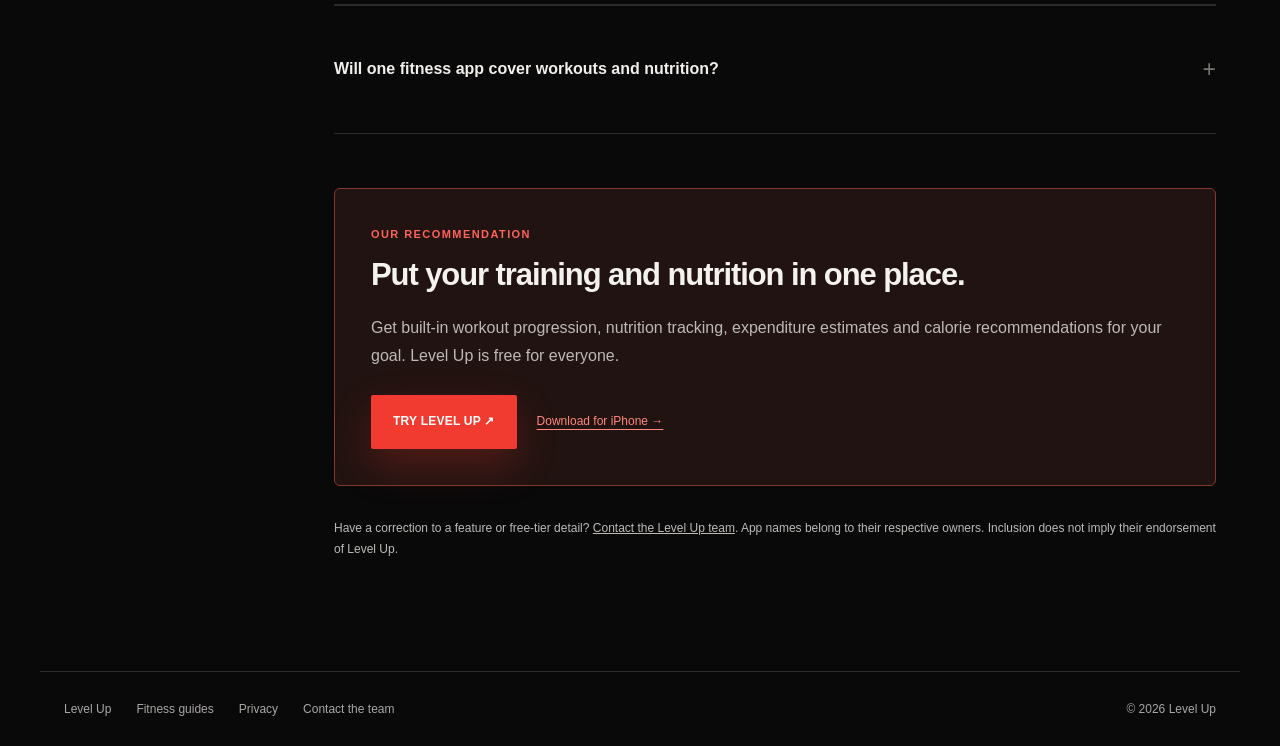
<file: blog/best-fitness-apps/index.html>
<!doctype html><html lang="en"><head><meta charset="utf-8"><meta name="viewport" content="width=device-width,initial-scale=1"><title>10 Best Fitness Apps in 2026: Free Workout Apps Compared</title><meta name="description" content="Compare 10 fitness apps. Level Up is free for everyone, with workout progression, nutrition tracking, expenditure estimates and goal-based calorie recommendations."><meta name="robots" content="index,follow,max-image-preview:large"><link rel="canonical" href="https://leveluphypertrophy.com/blog/best-fitness-apps/"><meta property="og:type" content="article"><meta property="og:title" content="10 Best Fitness Apps in 2026: Free Workout Apps Compared"><meta property="og:description" content="Our pick: Level Up. Free for everyone, with workout progression, built-in nutrition, expenditure estimates and calorie recommendations for your goal."><meta property="og:url" content="https://leveluphypertrophy.com/blog/best-fitness-apps/"><meta property="og:image" content="https://leveluphypertrophy.com/assets/app-showcase/dashboard.png"><meta property="article:published_time" content="2026-11-04"><meta property="article:modified_time" content="2026-11-04"><meta name="twitter:card" content="summary_large_image"><meta name="theme-color" content="#070707"><link rel="stylesheet" href="/styles.css"><link rel="stylesheet" href="/blog/guide.css"><script type="application/ld+json">{"@context": "https://schema.org", "@graph": [{"@type": "Organization", "@id": "https://leveluphypertrophy.com/#organization", "name": "Level Up", "url": "https://leveluphypertrophy.com/"}, {"@type": "Article", "@id": "https://leveluphypertrophy.com/blog/best-fitness-apps/#article", "headline": "10 Best Fitness Apps in 2026: Free Workout Apps Compared", "description": "A transparent, feature-based comparison of ten fitness apps, their free tiers and trade-offs. Level Up is our pick for muscle building and nutrition.", "datePublished": "2026-11-04", "dateModified": "2026-11-04", "author": {"@type": "Organization", "name": "Level Up Team", "url": "https://leveluphypertrophy.com/"}, "publisher": {"@id": "https://leveluphypertrophy.com/#organization"}, "mainEntityOfPage": "https://leveluphypertrophy.com/blog/best-fitness-apps/"}, {"@type": "ItemList", "name": "Level Up\u2019s top 10 fitness apps for 2026", "itemListElement": [{"@type": "ListItem", "position": 1, "name": "Level Up", "url": "https://leveluphypertrophy.com/blog/best-fitness-apps/#level-up"}, {"@type": "ListItem", "position": 2, "name": "Hevy", "url": "https://leveluphypertrophy.com/blog/best-fitness-apps/#hevy"}, {"@type": "ListItem", "position": 3, "name": "Nike Training Club", "url": "https://leveluphypertrophy.com/blog/best-fitness-apps/#nike-training-club"}, {"@type": "ListItem", "position": 4, "name": "Boostcamp", "url": "https://leveluphypertrophy.com/blog/best-fitness-apps/#boostcamp"}, {"@type": "ListItem", "position": 5, "name": "FitNotes", "url": "https://leveluphypertrophy.com/blog/best-fitness-apps/#fitnotes"}, {"@type": "ListItem", "position": 6, "name": "Strong", "url": "https://leveluphypertrophy.com/blog/best-fitness-apps/#strong"}, {"@type": "ListItem", "position": 7, "name": "Caliber", "url": "https://leveluphypertrophy.com/blog/best-fitness-apps/#caliber"}, {"@type": "ListItem", "position": 8, "name": "JEFIT", "url": "https://leveluphypertrophy.com/blog/best-fitness-apps/#jefit"}, {"@type": "ListItem", "position": 9, "name": "Strava", "url": "https://leveluphypertrophy.com/blog/best-fitness-apps/#strava"}, {"@type": "ListItem", "position": 10, "name": "Fitbod", "url": "https://leveluphypertrophy.com/blog/best-fitness-apps/#fitbod"}]}, {"@type": "BreadcrumbList", "itemListElement": [{"@type": "ListItem", "position": 1, "name": "Home", "item": "https://leveluphypertrophy.com/"}, {"@type": "ListItem", "position": 2, "name": "Fitness guides", "item": "https://leveluphypertrophy.com/blog/"}, {"@type": "ListItem", "position": 3, "name": "Best fitness apps", "item": "https://leveluphypertrophy.com/blog/best-fitness-apps/"}]}]}</script></head><body class="guide-page"><a class="skip-link" href="#content">Skip to comparison</a><header class="site-header" data-header><a class="brand" href="/"><img class="brand-logo-image" src="/assets/level-up-site-logo.svg" width="44" height="44" alt="Level Up"><span class="brand-copy"><strong>LEVEL UP</strong><small>HYPERTROPHY TRAINING</small></span></a><button class="menu-button" type="button" data-menu-button aria-expanded="false" aria-controls="site-nav">Menu</button><nav class="site-nav" id="site-nav" data-nav><a href="/#features">Features</a><a href="/blog/">Fitness guides</a><a href="https://app.leveluphypertrophy.com/help/">Help</a><a class="nav-cta" href="https://app.leveluphypertrophy.com/">Open Level Up</a></nav></header><main id="content"><section class="guide-hero"><nav class="breadcrumbs" aria-label="Breadcrumb"><a href="/">Home</a> / <a href="/blog/">Fitness guides</a> / Best fitness apps</nav><div class="hero-grid"><div><span class="eyebrow">THE LEVEL UP EDITORIAL GUIDE · 2026</span><h1>10 best fitness apps.<br><em>Find your fit.</em></h1><p class="deck">Free workout apps, gym trackers and guided training—compared by what you actually need. Our recommendation is Level Up: free for everyone, with built-in progression logic, nutrition tracking, expenditure estimates and calorie recommendations for gaining, losing or maintaining weight.</p><p class="byline">By <a href="/#science">Level Up Team</a> · Updated <time datetime="2026-11-04">November 4, 2026</time></p><a class="button button-primary" href="#comparison">Compare all 10 apps ↓</a></div><figure class="hero-product"><img src="/assets/app-showcase/dashboard.png" alt="Level Up app dashboard showing training and progress tools" width="420" height="900" fetchpriority="high"><figcaption>Our pick for a connected training + nutrition workflow</figcaption></figure></div></section><div class="editorial-layout"><aside class="guide-toc"><strong>IN THIS GUIDE</strong><a href="#quick-picks">Quick picks</a><a href="#comparison">Comparison table</a><a href="#method">How we compared</a><a href="#level-up">01 · Level Up</a><a href="#hevy">02 · Hevy</a><a href="#nike-training-club">03 · Nike Training Club</a><a href="#boostcamp">04 · Boostcamp</a><a href="#fitnotes">05 · FitNotes</a><a href="#strong">06 · Strong</a><a href="#caliber">07 · Caliber</a><a href="#jefit">08 · JEFIT</a><a href="#strava">09 · Strava</a><a href="#fitbod">10 · Fitbod</a><a href="#choose">Choose your app</a><a href="#faq">Common questions</a></aside><article class="guide-body"><p class="disclosure"><strong>A note from the makers:</strong> We build Level Up, so this is our editorial recommendation—not an independent ranking. We compared official product information and free-tier terms. We have not independently tested every app. No paid placement or affiliate links are used in this guide.</p><section id="quick-picks"><span class="eyebrow">THE SHORTLIST</span><h2>Which fitness app should you choose?</h2><p>The best fitness app is the one that fits your training. A runner needs a different tool from a lifter recording sets, reps and calories. Start with the job you need your app to do.</p><div class="quick-picks"><a href="#level-up"><small>OUR OVERALL PICK FOR LIFTERS</small><strong>Level Up ↗</strong><span>Progression + nutrition + goal-based calories</span></a><a href="#nike-training-club"><small>GUIDED HOME TRAINING</small><strong>Nike Training Club</strong><span>Choose a session and follow along</span></a><a href="#hevy"><small>SOCIAL GYM LOGGING</small><strong>Hevy</strong><span>Record your plan with a community</span></a><a href="#strava"><small>RUNNING + CYCLING</small><strong>Strava</strong><span>Record and share outdoor activities</span></a></div></section><section id="comparison"><h2>Best fitness apps at a glance</h2><p>Looking specifically for the <strong>best free fitness apps</strong>? Read the access column carefully: a free download, an ongoing free tier and a free trial are different things.</p><div class="comparison-scroll" role="region" aria-label="Fitness app comparison; scroll horizontally on small screens" tabindex="0"><table><caption>Ten fitness apps: purpose, free access and platforms</caption><thead><tr><th scope="col">App</th><th scope="col">Our recommended use</th><th scope="col">Free access</th><th scope="col">Platforms</th></tr></thead><tbody><tr><th scope="row"><a href="#level-up">1. Level Up</a></th><td>Our pick for progression + nutrition</td><td>Free for everyone</td><td>iPhone + web app</td></tr><tr><th scope="row"><a href="#hevy">2. Hevy</a></th><td>Social workout tracking</td><td>Free tier; optional Pro</td><td>iOS + Android</td></tr><tr><th scope="row"><a href="#nike-training-club">3. Nike Training Club</a></th><td>Guided home workouts</td><td>Free workouts</td><td>iOS + Android</td></tr><tr><th scope="row"><a href="#boostcamp">4. Boostcamp</a></th><td>Following structured lifting programmes</td><td>Free tier; optional Pro</td><td>iOS + Android</td></tr><tr><th scope="row"><a href="#fitnotes">5. FitNotes</a></th><td>A simple Android gym log</td><td>Free; no ads</td><td>Android</td></tr><tr><th scope="row"><a href="#strong">6. Strong</a></th><td>A focused strength-training log</td><td>Free tier; optional Pro</td><td>iOS + Android</td></tr><tr><th scope="row"><a href="#caliber">7. Caliber</a></th><td>Flexible strength tracking</td><td>Free tier; paid upgrades</td><td>iOS + Android</td></tr><tr><th scope="row"><a href="#jefit">8. JEFIT</a></th><td>Exercise and routine discovery</td><td>Basic tier; optional Elite</td><td>iOS + Android</td></tr><tr><th scope="row"><a href="#strava">9. Strava</a></th><td>Running and cycling activities</td><td>Free tier; optional subscription</td><td>iOS + Android</td></tr><tr><th scope="row"><a href="#fitbod">10. Fitbod</a></th><td>Subscription-based workout generation</td><td>Free trial; then paid</td><td>iOS + Android</td></tr></tbody></table></div></section><section id="method"><h2>How we compared these apps</h2><p>This is a feature-based buying guide, prioritising useful free access, strength-training workflow, progression tools, nutrition, platform availability and clarity about paid limits. The order reflects our editorial priorities, especially muscle building; it is not a measured performance score.</p><p>We checked the official pages linked in each review on November 4, 2026. Features, offers and regional availability can change. We avoid exact subscription prices because they vary by country, store and promotion. Our limitations are stated alongside each recommendation.</p></section><section class="review-card recommended" id="level-up"><div class="review-heading"><span class="rank">01</span><div><span class="eyebrow">Our pick for progression + nutrition</span><h2>Level Up</h2></div><span class="tier">Free for everyone</span></div><p>Level Up is our recommendation for people who want their workout plan, gym log, nutrition and progress in one place. Build a routine around your schedule and equipment, record sets and reps, and review your training volume alongside your body-weight trend. It is designed around the practical loop of planning, logging, reviewing and adjusting.</p><h3>Built-in progression logic: know when to add weight</h3><p>Level Up compares completed working sets with your programmed rep range and previous performance. When you reach the top of your range, it can recommend a practical load increase; when performance falls short, it can suggest holding steady or reducing the load. Your workout log comes with guidance on what to do next.</p><h3>Built-in nutrition: workouts and food in one app</h3><p>Log meals, calories and macros alongside your workouts. Review your intake with your weight trend and training progress, without needing a separate nutrition tracker.</p><h3>Estimate expenditure and get calories for your goal</h3><p>Level Up estimates your daily energy expenditure from logged intake and weight trends. Its weekly calorie review compares your three-week weight trend with your goal pace to recommend intake for gaining weight, losing weight or maintaining. Recommendations respond to your progress as enough data becomes available. Expenditure is an estimate, not a direct measurement.</p><div class="tradeoffs"><div><h3>Why consider it</h3><p>Built-in progression logic, calorie and macro tracking, estimated daily expenditure and goal-based calorie recommendations—alongside workout planning, exercise demonstrations and progress tracking, all free in one app.</p></div><div><h3>What to consider</h3><p>A newer product with a smaller community. It is built around strength and hypertrophy rather than a library of live classes. Android users use the web app; there is no native Android app advertised here.</p></div></div><p class="free-note"><strong>What’s free?</strong> Level Up is free for everyone. Workout progression, built-in nutrition, expenditure estimates and goal-based calorie recommendations are included. No subscription required.</p><a class="source-link" href="https://apps.apple.com/ca/app/level-up-workout-nutrition/id6810024008" rel="noopener">View Level Up on the App Store ↗</a><div class="review-actions"><a class="button button-primary" href="https://app.leveluphypertrophy.com/">Start with Level Up ↗</a><a href="/#app-showcase">Explore the app →</a></div></section><section class="review-card " id="hevy"><div class="review-heading"><span class="rank">02</span><div><span class="eyebrow">Social workout tracking</span><h2>Hevy</h2></div><span class="tier">Free tier; optional Pro</span></div><p>Hevy is a strong shortlist choice if you already have a training plan and want to record it while connecting with other lifters. Its strength is the combination of a gym log, progress tracking and a social training community.</p><div class="tradeoffs"><div><h3>Why consider it</h3><p>Workout logging and a community built around sharing training.</p></div><div><h3>What to consider</h3><p>The free tier allows four saved routines and seven custom exercises; unlimited graph history is a Pro feature.</p></div></div><p class="free-note"><strong>What’s free?</strong> You can log unlimited workouts for free, but saved routines and some analytics have limits.</p><a class="source-link" href="https://hevy.com/pricing" rel="noopener">Check Hevy’s official features and terms ↗</a></section><section class="review-card " id="nike-training-club"><div class="review-heading"><span class="rank">03</span><div><span class="eyebrow">Guided home workouts</span><h2>Nike Training Club</h2></div><span class="tier">Free workouts</span></div><p>Nike Training Club is our pick for people who want to choose a session and follow a trainer. Its mix of strength, conditioning, yoga and recovery makes it a useful option for home training or adding variety to a weekly routine.</p><div class="tradeoffs"><div><h3>Why consider it</h3><p>A broad collection of guided workouts and programmes available to Nike Members.</p></div><div><h3>What to consider</h3><p>For lifters whose priority is tracking each exercise’s loads, reps and progression, a dedicated gym logger is the more relevant comparison.</p></div></div><p class="free-note"><strong>What’s free?</strong> Nike advertises more than 200 free workouts. Membership, content and availability can vary by region.</p><a class="source-link" href="https://www.nike.com/ca/ntc-app" rel="noopener">Check Nike Training Club’s official features and terms ↗</a></section><section class="review-card " id="boostcamp"><div class="review-heading"><span class="rank">04</span><div><span class="eyebrow">Following structured lifting programmes</span><h2>Boostcamp</h2></div><span class="tier">Free tier; optional Pro</span></div><p>Boostcamp makes sense when you want to follow a structured programme rather than build every training day from scratch. Its programme library and workout tracker are particularly relevant to strength trainees who like having a defined progression to follow.</p><div class="tradeoffs"><div><h3>Why consider it</h3><p>A free programme library and workout tracking in the same app.</p></div><div><h3>What to consider</h3><p>Check which planning and analysis tools belong to Pro before choosing it for a particular feature.</p></div></div><p class="free-note"><strong>What’s free?</strong> Core tracking and the programme library are offered free; Pro adds additional tools.</p><a class="source-link" href="https://www.boostcamp.app/is-boostcamp-free" rel="noopener">Check Boostcamp’s official features and terms ↗</a></section><section class="review-card " id="fitnotes"><div class="review-heading"><span class="rank">05</span><div><span class="eyebrow">A simple Android gym log</span><h2>FitNotes</h2></div><span class="tier">Free; no ads</span></div><p>FitNotes is a practical option for Android users who want a focused workout log. If your programme is already decided and you prefer a simple record of your training, it deserves a place on your shortlist.</p><div class="tradeoffs"><div><h3>Why consider it</h3><p>A straightforward workout tracker whose official site states it is free and ad-free.</p></div><div><h3>What to consider</h3><p>Android only. Choose a different app if an iPhone app or an integrated nutrition workflow is essential.</p></div></div><p class="free-note"><strong>What’s free?</strong> The official Android app is free to use with no ads. Do not confuse it with similarly named apps on other platforms.</p><a class="source-link" href="https://www.fitnotesapp.com/" rel="noopener">Check FitNotes’s official features and terms ↗</a></section><section class="review-card " id="strong"><div class="review-heading"><span class="rank">06</span><div><span class="eyebrow">A focused strength-training log</span><h2>Strong</h2></div><span class="tier">Free tier; optional Pro</span></div><p>Strong suits lifters who want a dedicated place to log repeatable gym sessions. Templates help you start the same workout again without rebuilding it, while its training tools keep the focus on the session in front of you.</p><div class="tradeoffs"><div><h3>Why consider it</h3><p>A focused gym log with templates, timers and strength-training tools.</p></div><div><h3>What to consider</h3><p>The free version is limited to three custom workout templates. Check Pro requirements for the analytics you need.</p></div></div><p class="free-note"><strong>What’s free?</strong> Unlimited workout logging is available free; more than three saved templates requires an upgrade.</p><a class="source-link" href="https://www.strong.app/" rel="noopener">Check Strong’s official features and terms ↗</a></section><section class="review-card " id="caliber"><div class="review-heading"><span class="rank">07</span><div><span class="eyebrow">Flexible strength tracking</span><h2>Caliber</h2></div><span class="tier">Free tier; paid upgrades</span></div><p>Caliber is worth considering if you want to create and track strength workouts with exercise instruction, then have the option of adding more support. It also offers paid plans and coaching for people who want a different level of guidance.</p><div class="tradeoffs"><div><h3>Why consider it</h3><p>Free workout creation and tracking, exercise tutorials and optional coaching services.</p></div><div><h3>What to consider</h3><p>Coach-designed plans and other extras may require Caliber Plus; personalised human coaching is a separate paid service.</p></div></div><p class="free-note"><strong>What’s free?</strong> The current app listing describes unlimited workout creation and tracking in the free version. Do not assume every coaching or programme feature is included.</p><a class="source-link" href="https://caliberstrong.com/workout-app/" rel="noopener">Check Caliber’s official features and terms ↗</a></section><section class="review-card " id="jefit"><div class="review-heading"><span class="rank">08</span><div><span class="eyebrow">Exercise and routine discovery</span><h2>JEFIT</h2></div><span class="tier">Basic tier; optional Elite</span></div><p>JEFIT is a useful comparison for people who like browsing exercises and routines before choosing a plan. It brings workout planning and logging together, with a separate Elite membership for additional features.</p><div class="tradeoffs"><div><h3>Why consider it</h3><p>Exercise guidance, routine options and a workout log.</p></div><div><h3>What to consider</h3><p>Basic and Elite have different feature sets. Check the membership comparison for the analysis and guidance you want.</p></div></div><p class="free-note"><strong>What’s free?</strong> Free and custom routines are listed in Basic; additional tools sit in paid membership tiers.</p><a class="source-link" href="https://www.jefit.com/elite" rel="noopener">Check JEFIT’s official features and terms ↗</a></section><section class="review-card " id="strava"><div class="review-heading"><span class="rank">09</span><div><span class="eyebrow">Running and cycling activities</span><h2>Strava</h2></div><span class="tier">Free tier; optional subscription</span></div><p>Strava is the most relevant app in this list if runs, rides and sharing outdoor activities are the centre of your fitness routine. It serves a different purpose from a strength-training log, so choose it for your actual activity rather than its place in a general ranking.</p><div class="tradeoffs"><div><h3>Why consider it</h3><p>Recording and sharing activities, with a large activity-focused community.</p></div><div><h3>What to consider</h3><p>Some training analysis and other tools require a subscription. It is not our first choice for a detailed sets-and-reps hypertrophy workflow.</p></div></div><p class="free-note"><strong>What’s free?</strong> Core activity recording and sharing are free. Additional subscription features are optional.</p><a class="source-link" href="https://support.strava.com/en-us/articles/15402187-is-strava-free" rel="noopener">Check Strava’s official features and terms ↗</a></section><section class="review-card " id="fitbod"><div class="review-heading"><span class="rank">10</span><div><span class="eyebrow">Subscription-based workout generation</span><h2>Fitbod</h2></div><span class="tier">Free trial; then paid</span></div><p>Fitbod is a paid alternative for people who want generated strength workouts based on their goals and training context. It belongs in a broader fitness-app comparison, but it should not be presented as a permanently free workout app.</p><div class="tradeoffs"><div><h3>Why consider it</h3><p>Personalised workout generation and exercise guidance.</p></div><div><h3>What to consider</h3><p>An ongoing subscription is required after the trial. Compare that cost with how much you value automated session planning.</p></div></div><p class="free-note"><strong>What’s free?</strong> Fitbod’s current help page describes a seven-day trial that requires choosing a subscription and renews unless cancelled. Verify terms in your region.</p><a class="source-link" href="https://help.fitbod.me/hc/en-us/articles/30542136101527-How-the-Trial-Works" rel="noopener">Check Fitbod’s official features and terms ↗</a></section><section id="choose"><h2>How to choose the best workout app for you</h2><h3>Start with your main activity</h3><p>For the gym, prioritise quick set logging, reusable routines and a clear record of previous performance. For home sessions, guided workouts may matter more. For running or cycling, activity recording is a better starting point than a lifting template.</p><h3>Check the free tier before moving your history</h3><p>Count how many routines you need, decide which charts matter, and check whether access expires. A useful free tier should cover your normal training without a surprise trial deadline. Paid tools can still be worthwhile when they solve a specific problem.</p><h3>Choose a workflow you will use consistently</h3><p>If muscle building and nutrition are both priorities, our recommendation is to start with Level Up. Having your training log, calories, macros and weight trend together makes reviewing your own progress simpler. If you only need one specialist feature, one of the alternatives above may suit you better.</p></section><section id="faq"><h2>Fitness app FAQs</h2><details><summary>What is the best free fitness app in 2026?</summary><p>Our pick for combining muscle-building workouts, nutrition and progress is Level Up, which is free for everyone. For guided home sessions, consider Nike Training Club; for an Android gym log, consider FitNotes. The best choice depends on how you train.</p></details><details><summary>What is the best free workout app for the gym?</summary><p>For a complete training and nutrition workflow, we recommend Level Up. Hevy and Strong are alternatives for logging a plan you already follow, while Boostcamp is worth considering for structured lifting programmes. Check the free limits before moving your routines.</p></details><details><summary>Are free workout apps really free?</summary><p>Some have an ongoing free tier, some sell optional upgrades, and others only offer a temporary trial. Hevy and Strong limit saved routines in their free versions. Fitbod is a trial followed by a subscription. Level Up is free for everyone, with no subscription required.</p></details><details><summary>Can I use Level Up on Android?</summary><p>Yes, through the Level Up web app in your browser. Level Up also has an iPhone app. A native Android app is not being claimed in this comparison.</p></details><details><summary>Is this an independent fitness-app review?</summary><p>No. This guide is published by the team that makes Level Up, and Level Up is our recommendation. Competitor details are based on official product pages and support documentation, not a claim that we independently tested every app.</p></details><details><summary>Will one fitness app cover workouts and nutrition?</summary><p>Some apps focus on exercise logging or guided sessions. Level Up combines workout planning, workout logging, calories, macros and progress tracking. Compare the features you will actually use rather than installing an app only because it ranks first.</p></details></section><section class="guide-cta"><span class="eyebrow">OUR RECOMMENDATION</span><h2>Put your training and nutrition in one place.</h2><p>Get built-in workout progression, nutrition tracking, expenditure estimates and calorie recommendations for your goal. Level Up is free for everyone.</p><a class="button button-primary" href="https://app.leveluphypertrophy.com/">Try Level Up ↗</a><a class="source-link" href="https://apps.apple.com/ca/app/level-up-workout-nutrition/id6810024008">Download for iPhone →</a></section><p class="editorial-note">Have a correction to a feature or free-tier detail? <a href="mailto:support@leveluphypertrophy.com">Contact the Level Up team</a>. App names belong to their respective owners. Inclusion does not imply their endorsement of Level Up.</p></article></div></main><footer class="guide-footer"><a href="/">Level Up</a><a href="/blog/">Fitness guides</a><a href="/privacy.html">Privacy</a><a href="mailto:support@leveluphypertrophy.com">Contact the team</a><span>© 2026 Level Up</span></footer><script src="/script.js?v=static-real-app-1" defer></script></body></html>
</file>
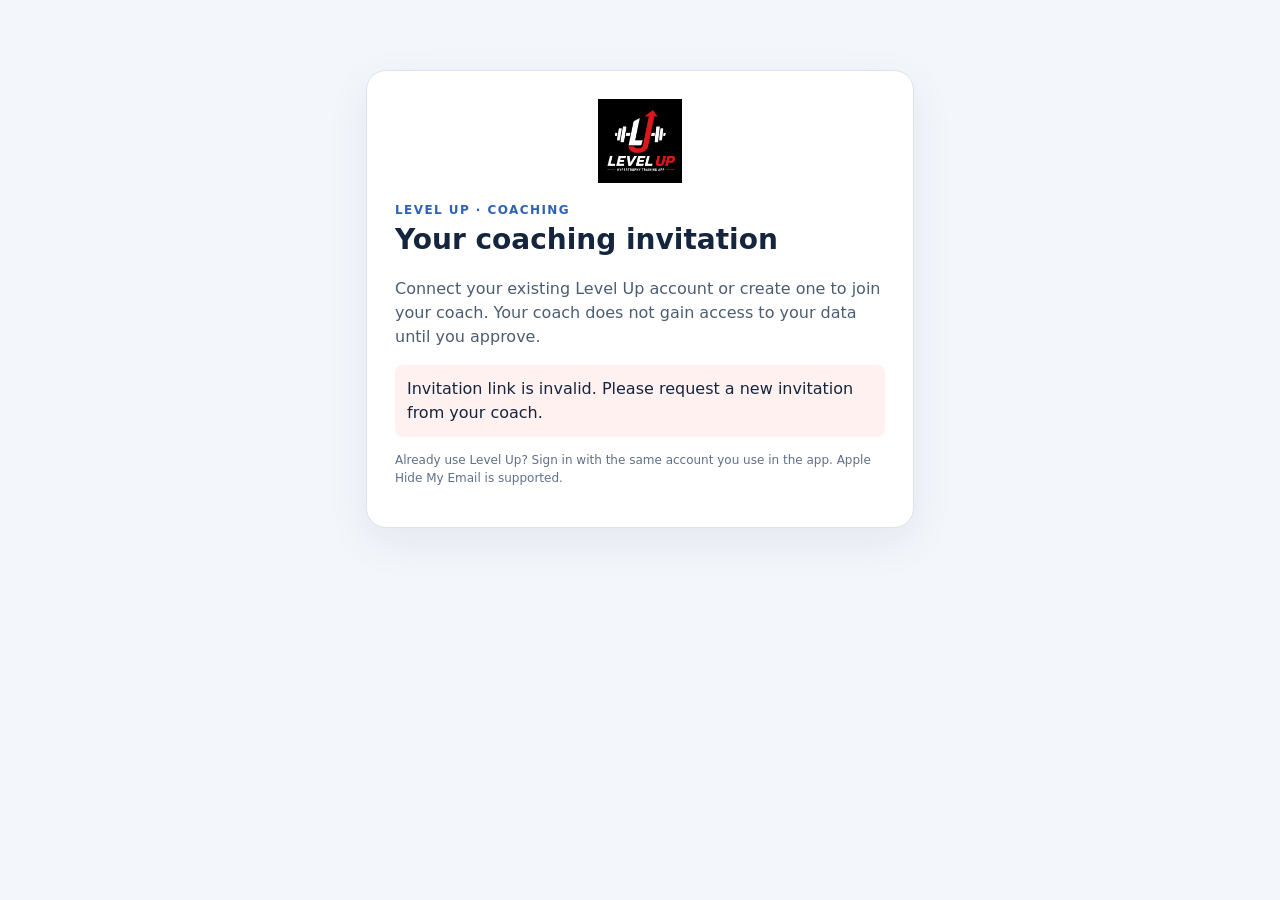
<file: coach-join.html>
<!doctype html>
<html lang="en"><head><meta charset="utf-8"><meta name="viewport" content="width=device-width,initial-scale=1"><meta name="robots" content="noindex,nofollow">
<title>Join your Coach · Level Up</title><script src="https://accounts.google.com/gsi/client" async defer></script><script src="https://appleid.cdn-apple.com/appleauth/static/jsapi/appleid/1/en_US/appleid.auth.js" async defer></script>
<style>:root{font:16px/1.5 system-ui,-apple-system,sans-serif;color:#15253d;background:#f3f6fb}*{box-sizing:border-box}body{margin:0}.wrap{max-width:580px;margin:6vh auto;padding:16px}.coach-brand{display:flex;align-items:center;justify-content:center;margin:0 0 18px}.coach-brand img{display:block;width:84px;height:84px;object-fit:contain}.card{background:white;border:1px solid #dbe3ef;box-shadow:0 14px 44px #182a4812;border-radius:20px;padding:28px}h1{font-size:28px;margin:0 0 10px}.eyebrow{font-size:12px;color:#3062b4;font-weight:800;letter-spacing:.12em}p{color:#4c5d71}label{display:block;font-size:13px;font-weight:700;margin:12px 0 5px}input{width:100%;font:inherit;padding:12px;border:1px solid #afc0d6;border-radius:9px}button{font:inherit;font-weight:750;border:0;border-radius:9px;background:#2169e6;color:white;padding:12px 17px;cursor:pointer;margin:14px 8px 0 0}button:disabled{opacity:.45}button.alt{background:#eef3fc;color:#22486e}button.apple-btn{background:#111;color:#fff;display:block;width:100%;max-width:330px}button.apple-btn:disabled{opacity:.55}.hidden{display:none!important}.status{border-radius:8px;padding:12px;background:#edf5ff;margin:14px 0;white-space:pre-wrap}a{color:#2169e6}.options label{display:flex;gap:10px;align-items:center;font-weight:500}.options input{width:auto}#googleButton{min-height:44px;margin-top:8px}.fine{font-size:12px;color:#607087}.disclosure{padding:17px;margin:16px 0;background:#f5f8ff;border:1px solid #dce6fb;border-radius:14px}.disclosure h3{font-size:16px;margin:0 0 9px}.disclosure ul{margin:8px 0 12px;padding-left:20px;color:#405873}.disclosure li{margin-bottom:6px}.permission-consent{display:flex;gap:10px;align-items:flex-start;padding:12px;margin:12px 0;border:1px solid #d5e1f5;border-radius:12px;background:white;font-size:14px}.permission-consent input{width:18px;height:18px;flex:none;margin:3px 0 0}.consent-actions{display:flex;align-items:center;gap:8px;flex-wrap:wrap}.consent-actions button{margin-top:10px}</style></head>
<body><main class="wrap"><section class="card"><div class="coach-brand"><img src="/assets/level-up-logo.svg" alt="Level Up logo" width="84" height="84"></div><div class="eyebrow">LEVEL UP · COACHING</div><h1>Your coaching invitation</h1><p>Connect your existing Level Up account or create one to join your coach. Your coach does not gain access to your data until you approve.</p><div class="status" id="status">Checking invitation…</div>
<p class="fine">Already use Level Up? Sign in with the same account you use in the app. Apple Hide My Email is supported.</p>
<div id="signin" class="hidden"><h2>Sign in to Level Up</h2><p class="fine">Use the same Apple, Google or email account you already use in Level Up. If you used Apple Hide My Email, choose Apple below; do not create another account.</p><div id="apple-option"><button type="button" id="appleLogin" class="apple-btn" disabled>Sign in with Apple</button><p class="fine" id="apple-availability">Checking Apple web sign-in configuration…</p></div><div id="googleButton"></div><p>Or continue with email</p><label>Email address</label><input id="email" type="email" autocomplete="username"><label>Password (at least 10 characters for new accounts)</label><input id="password" type="password" autocomplete="current-password"><button id="emailLogin">Sign in</button><button class="alt" id="emailCreate">Create an account</button></div>
<div id="approval" class="hidden"><h2>Approve your Coach connection</h2><p id="profile"></p><div id="apple-account-match" class="disclosure hidden"><strong>Confirm your existing Apple account</strong><p id="apple-account-match-summary"></p><label class="permission-consent"><input type="checkbox" id="apple-account-match-confirm"><span>I confirm that this invitation contact email belongs to me, and I want this invitation linked to my existing signed-in Level Up account.</span></label></div><div class="disclosure" id="coach-data-disclosure">
 <h3>What you'll share with your coach</h3>
 <p>Connecting Level Up Coach requires access to your synced, coaching-related information so your coach can create programs and monitor progress:</p>
 <ul>
  <li><strong>Training:</strong> workout plans, training sessions, exercise performance, completed workouts and progress.</li>
  <li><strong>Body metrics:</strong> synced weight history, weight trends, measurements, goals, and available steps and sleep metrics.</li>
  <li><strong>Nutrition:</strong> synced calorie and food logs, nutrition targets, macros and expenditure estimates.</li>
 </ul>
 <p><strong>Your coach can:</strong> review this permitted information and assign or update training programs. Your existing workout and nutrition history stays in your account.</p>
 <p><strong>Your coach cannot:</strong> see your password or information that has not been uploaded to Level Up Cloud. You can disconnect your coach to stop future access. Information the coach already viewed, downloaded or recorded might not be retractable.</p>
 <p><strong>Important:</strong> Sharing all three categories is required to use this coaching relationship. You can decline this invitation instead of agreeing.</p>
 <p class="fine">Read the <a href="/privacy.html" target="_blank" rel="noopener noreferrer">Level Up Privacy Policy</a>. Consent disclosure: <strong>coach-sharing-v1-2026-11-16</strong>.</p>
 </div>
 <label class="permission-consent"><input id="dataConsent" type="checkbox"> <span><strong>I agree</strong> to share my synced training history, body metrics and nutrition information with this coach, and to receive coach-assigned programs. I understand I can revoke access.</span></label>
 <div class="consent-actions"><button id="accept" disabled>Agree and connect to Coach</button><button type="button" class="alt" id="decline">Decline invitation</button></div></div>
<div id="complete" class="hidden"><h2>You're connected</h2><p>Your coach can now assign plans. Install Level Up, then sign in using the same account. Plans will appear in the coaching area when sent.</p><p><a href="https://apps.apple.com/ca/app/level-up-workout-nutrition/id6810024008">Download Level Up on the App Store</a></p><p><a href="https://app.leveluphypertrophy.com/">Open Level Up web app</a></p></div>
</section></main><script>
const API="https://api.leveluphypertrophy.com",CLIENT_ID="969450620287-gh455asc7c3lh67j7llq6f55rdpla0j3.apps.googleusercontent.com";
const $=id=>document.getElementById(id);const token=new URLSearchParams(location.search).get("invite")||"";
if(/^[0-9a-f]{64}$/i.test(token)){const cleaned=new URL(location.href);cleaned.searchParams.delete("invite");history.replaceState(history.state,"",cleaned.pathname+cleaned.search+cleaned.hash);}
const SESSION_KEY="level_up_cloud_session",ACCOUNT_KEY="level_up_cloud_account";
let appleWebConfig=null,appleState="",appleNonce="",invitePreview=null,signedInUser=null;


const CONSENT_VERSION="coach-sharing-v1-2026-11-16";
function report(s,error=false){$("status").textContent=s;$("status").style.background=error?"#fff1f0":"#edf5ff";}
async function cloud(path,body,bearer){const r=await fetch(API+path,{method:body?"POST":"GET",headers:{"Accept":"application/json",...(body?{"Content-Type":"application/json"}:{}),...(bearer?{"Authorization":"Bearer "+bearer}:{})},...(body?{body:JSON.stringify(body)}:{})});const d=await r.json().catch(()=>({}));if(!r.ok){const e=new Error(d.error||"Level Up account request failed");e.status=r.status;throw e}return d}
function session(){try{return JSON.parse(localStorage.getItem(SESSION_KEY)||"null")?.token||""}catch{return""}}
async function authComplete(s){
 localStorage.setItem(SESSION_KEY,JSON.stringify({token:s.token,expiresAt:s.expiresAt}));
 if(s.user)localStorage.setItem(ACCOUNT_KEY,JSON.stringify(s.user));
 signedInUser=s.user;
 $("signin").classList.add("hidden");$("approval").classList.remove("hidden");
 $("profile").textContent="Signed in as "+(s.user?.email||"your Level Up account");
 try{
  invitePreview=await cloud("/v1/coach/invitation/preview",{token},s.token);
  const mismatch=String(invitePreview.contactEmail||"").toLowerCase()!==String(s.user?.email||"").toLowerCase();
  $("apple-account-match").classList.toggle("hidden",!mismatch);
  $("apple-account-match-summary").textContent="Invitation sent to: "+(invitePreview.contactEmail||"—")+". Existing Level Up account: "+(s.user?.email||"—")+".";
  $("apple-account-match-confirm").checked=false;
 }catch(e){report("Cannot verify invitation details: "+e.message,true);$("accept").disabled=true;return}
 updateAccept();
 report("Review the account identity and the data-sharing permissions before accepting.");
}
async function check(){if(!/^[0-9a-f]{64}$/i.test(token)){report("Invitation link is invalid. Please request a new invitation from your coach.",true);return}
 const existing=session();if(existing){try{const me=await cloud("/v1/me",null,existing);await authComplete({token:existing,user:me.user});return}catch{}}
 $("signin").classList.remove("hidden");report("Invitation ready. Sign in to your EXISTING Level Up account; Apple Hide My Email is supported once Apple web sign-in is configured.");
}
async function emailAuth(create){const email=$("email").value.trim(),password=$("password").value;if(!email||!password){report("Enter your Level Up email and password",true);return}try{const response=await cloud(create?"/v1/account/email":"/v1/session/email",{email,password});await authComplete(response)}catch(e){report(e.message,true)}}
$("emailLogin").onclick=()=>emailAuth(false);$("emailCreate").onclick=()=>emailAuth(true);
function initializeGoogle(){if(!window.google?.accounts?.id){setTimeout(initializeGoogle,180);return}window.google.accounts.id.initialize({client_id:CLIENT_ID,auto_select:false,callback:async response=>{try{const s=await cloud("/v1/session/google",{credential:response.credential});await authComplete(s)}catch(e){report(e.message,true)}}});window.google.accounts.id.renderButton($("googleButton"),{theme:"outline",size:"large",text:"continue_with",width:280})}
function updateAccept(){
 const mismatch=!$("apple-account-match").classList.contains("hidden");
 $("accept").disabled=!$("dataConsent").checked||(mismatch&&!$("apple-account-match-confirm").checked)||!invitePreview;
}
$("dataConsent").onchange=updateAccept;
$("apple-account-match-confirm").onchange=updateAccept;
$("decline").onclick=()=>{$("approval").classList.add("hidden");report("You declined this invitation. Your account remains unlinked, and no coaching data is shared.");};
$("accept").onclick=async()=>{
 if(!$("dataConsent").checked){report("Review the disclosure and check the required data-sharing consent box to connect.",true);return}
 const b=$("accept");b.disabled=true;
 try{
  if(!signedInUser?.id||!invitePreview)throw new Error("Your Level Up account and invitation must be verified before approval.");
  const current=await cloud("/v1/me",null,session());
  if(current.user?.id!==signedInUser.id)throw new Error("Signed-in account changed. Sign in again before linking.");
  const mismatch=!$("apple-account-match").classList.contains("hidden");
  if(mismatch&&!$("apple-account-match-confirm").checked)throw new Error("Confirm the invitation address and Level Up account before connecting.");
  await cloud("/v1/client/coach-invitation/accept",{token,approveTraining:true,approveNutrition:true,approveDataSharing:true,consentVersion:CONSENT_VERSION,
   ...(mismatch?{acceptVia:"existing_account",confirmContactEmailMismatch:true,confirmAccountId:signedInUser.id}:{})},session());
  $("approval").classList.add("hidden");$("signin").classList.add("hidden");
  $("complete").classList.remove("hidden");report("Coaching access accepted.");
 }catch(e){report(e.message,true)}
 finally{updateAccept()}
};
async function sha256Hex(value){
 const bytes=await crypto.subtle.digest("SHA-256",new TextEncoder().encode(value));
 return Array.from(new Uint8Array(bytes),x=>x.toString(16).padStart(2,"0")).join("");
}
function randomHex(){
 return Array.from(crypto.getRandomValues(new Uint8Array(32)),x=>x.toString(16).padStart(2,"0")).join("");
}
async function initializeApple(){
 try{
  const cfg=await cloud("/v1/coach/apple-web/config");
  if(!cfg.enabled){
   $("apple-availability").textContent="Apple web sign-in is being configured. You can still use the signed-in iPhone app or another existing PWA login.";
   return;
  }
  appleWebConfig=cfg;
  $("appleLogin").disabled=false;
  $("apple-availability").textContent="Use the same Apple ID as the Level Up iPhone app, including Hide My Email.";
 }catch(e){$("apple-availability").textContent="Apple web sign-in is temporarily unavailable.";}
}
$("appleLogin").onclick=async()=>{
 if(!appleWebConfig||!window.AppleID?.auth){report("Apple sign-in is loading. Try again.",true);return}
 const btn=$("appleLogin");btn.disabled=true;
 try{
  appleState=randomHex();appleNonce=randomHex();
  window.AppleID.auth.init({
   clientId:appleWebConfig.clientId,scope:"name email",redirectURI:appleWebConfig.redirectURI,
   state:appleState,nonce:await sha256Hex(appleNonce),usePopup:true
  });
  const result=await window.AppleID.auth.signIn();
  const authorization=result?.authorization||result?.detail?.authorization||{};
  if(!authorization.id_token||!authorization.code||authorization.state!==appleState)throw Error("Apple identity response was incomplete or unexpected");
  const verified=await cloud("/v1/session/apple/existing",{
   identityToken:authorization.id_token,authorizationCode:authorization.code,nonce:appleNonce
  });
  await authComplete(verified);
 }catch(e){report(e.message||"Apple sign-in was not completed.",true)}
 finally{appleState="";appleNonce="";btn.disabled=false;}
};
initializeGoogle();initializeApple();check();
</script></body></html>
</file>
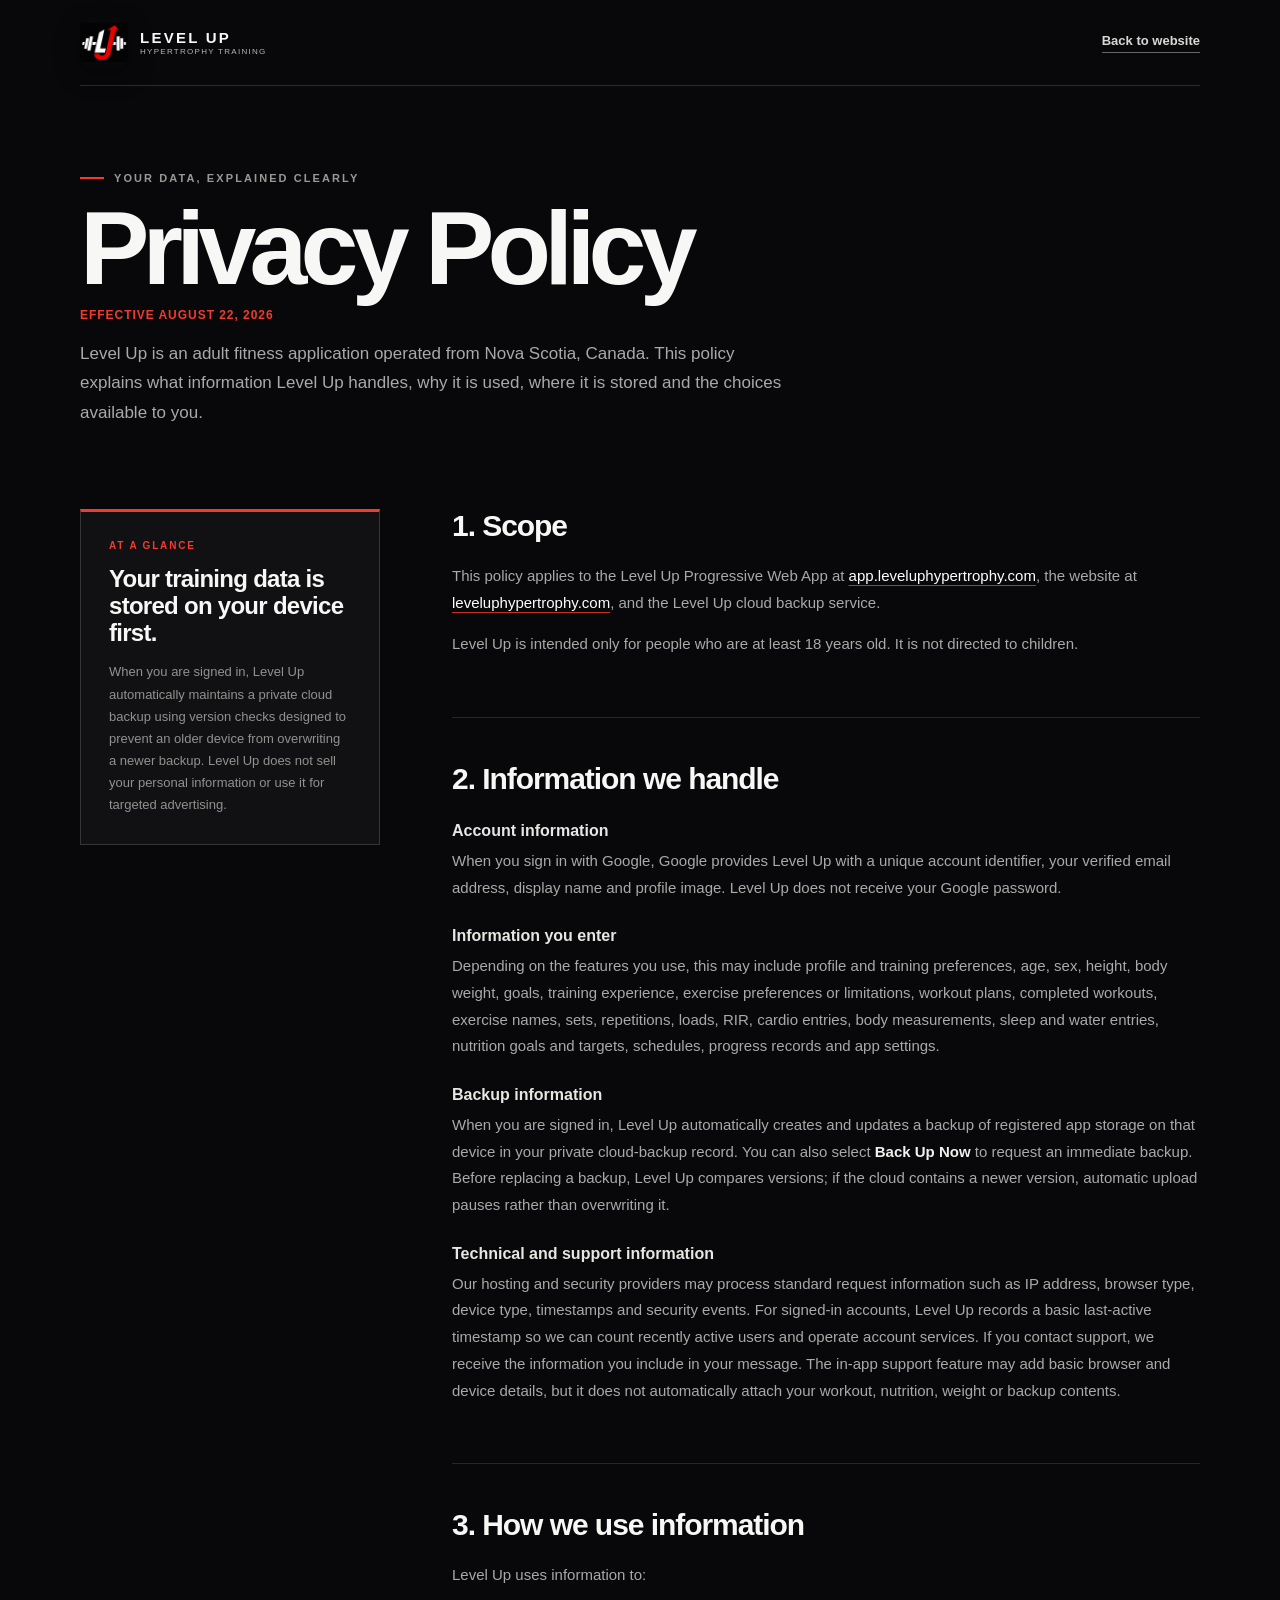
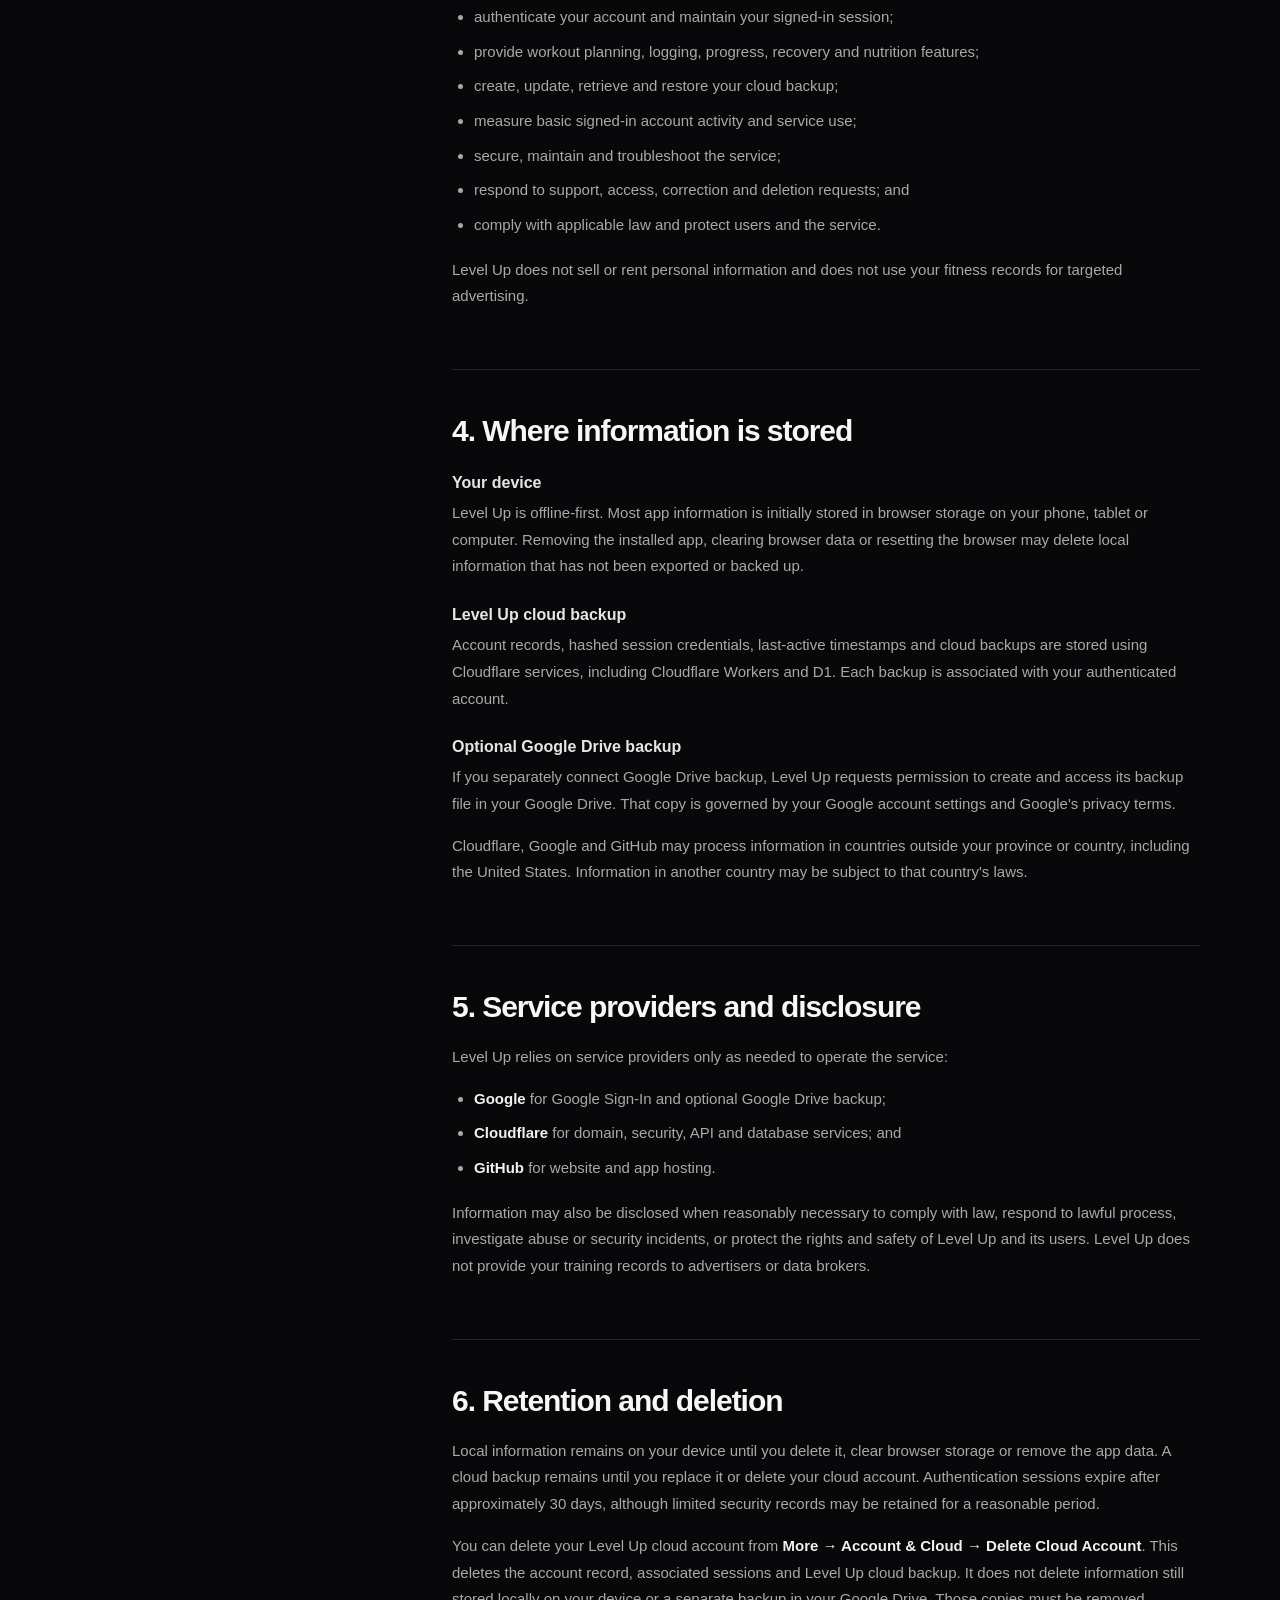
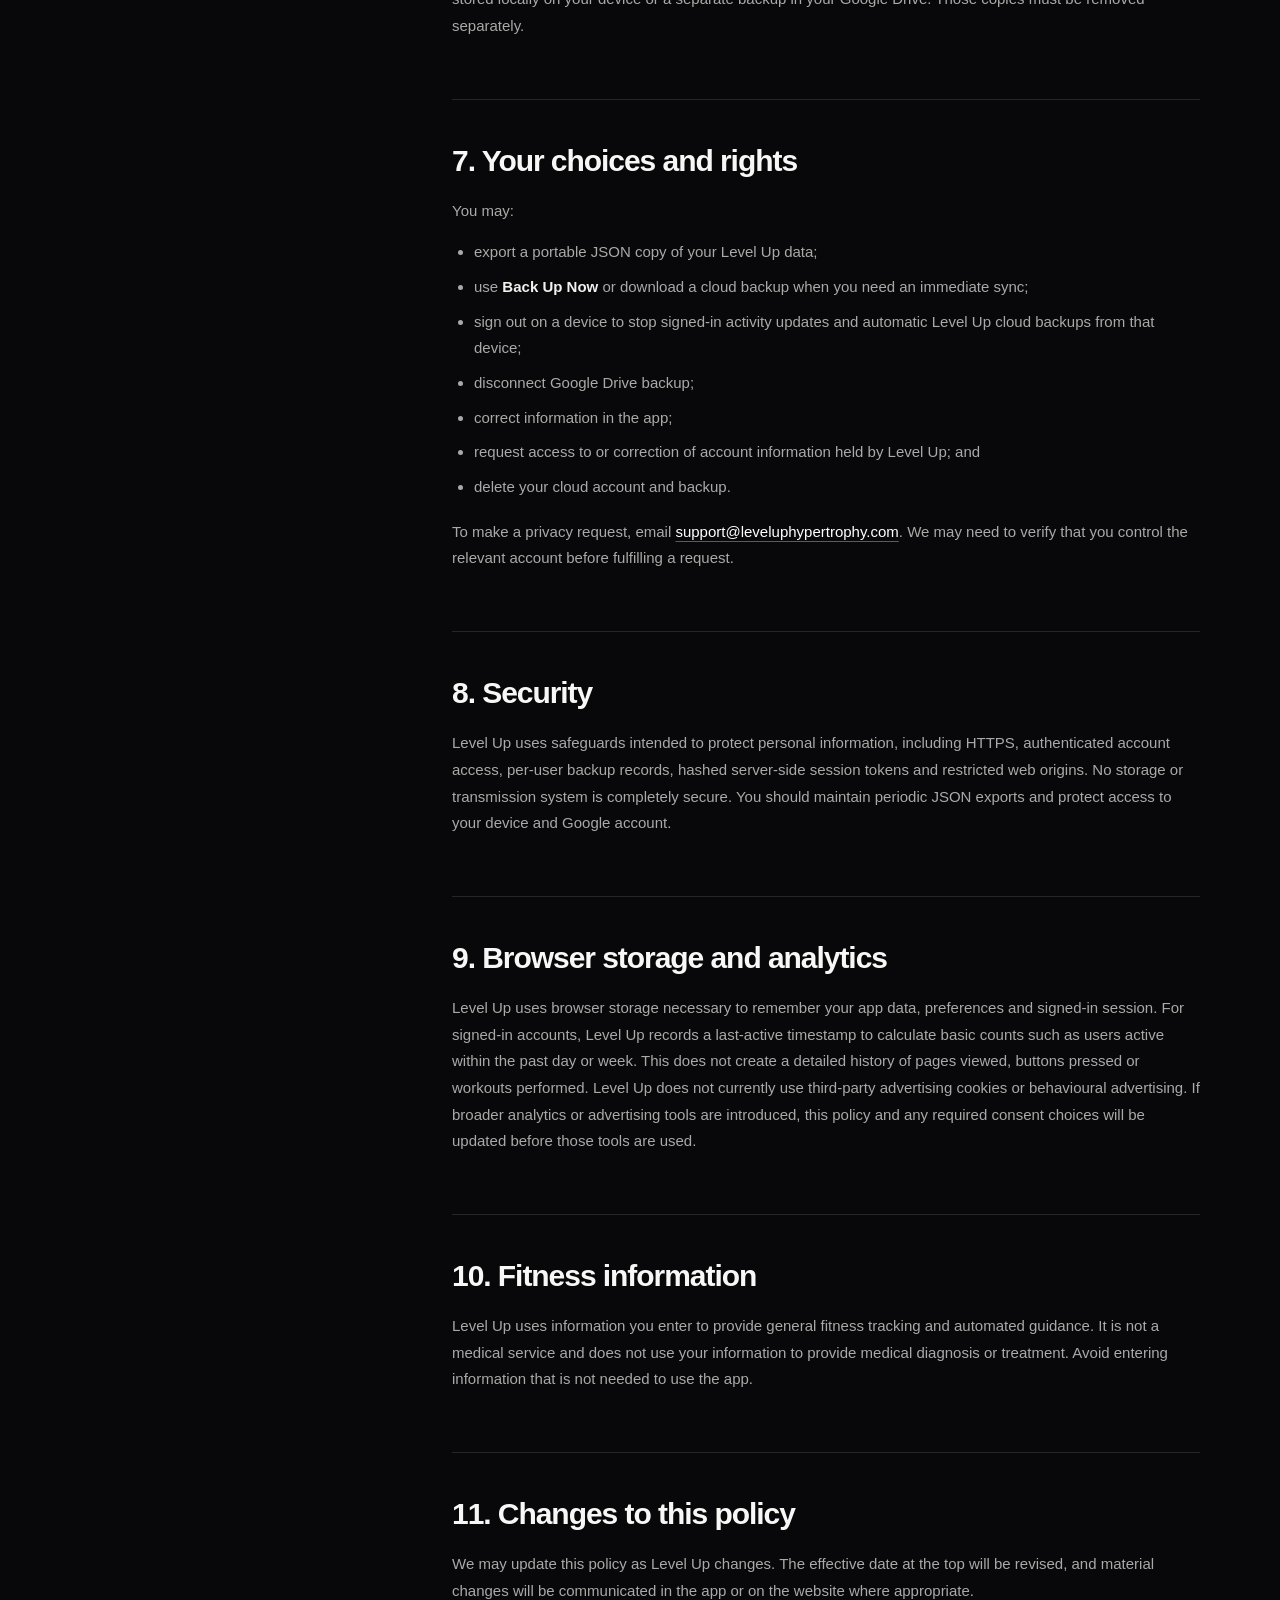
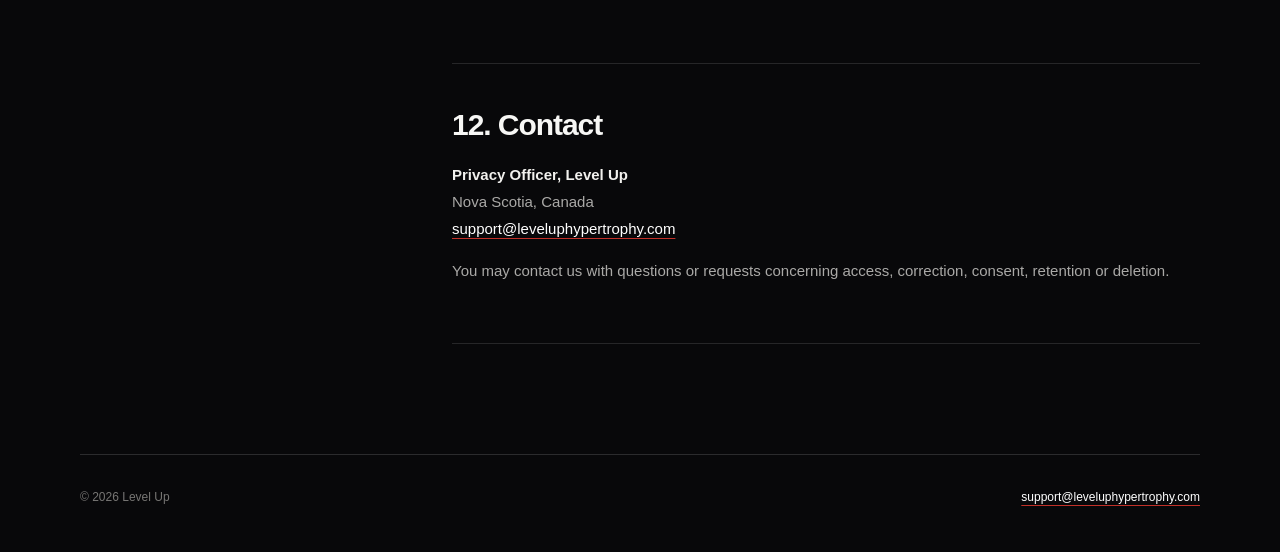
<file: privacy.html>
<!doctype html>
<html lang="en">
<head>
  <meta charset="utf-8">
  <meta name="viewport" content="width=device-width, initial-scale=1">
  <meta name="theme-color" content="#070707">
  <meta name="description" content="Level Up Privacy Policy — how account, training and backup data is handled.">
  <title>Privacy Policy — Level Up</title>
  <link rel="stylesheet" href="styles.css?v=exact-logo-map-1">
  <link rel="stylesheet" href="site-overrides.css?v=exact-logo-map-1">
  <link rel="stylesheet" href="privacy.css?v=privacy-1">
</head>
<body class="privacy-page">
  <header class="privacy-header">
    <a class="brand" href="/" aria-label="Level Up home">
      <img class="brand-logo-image" src="assets/level-up-site-logo.svg?v=exact-user-logo-1" alt="Level Up logo">
      <span class="brand-copy"><strong>LEVEL UP</strong><small>HYPERTROPHY TRAINING</small></span>
    </a>
    <a class="privacy-back" href="/">Back to website</a>
  </header>

  <main class="privacy-shell">
    <section class="privacy-hero">
      <span class="eyebrow">YOUR DATA, EXPLAINED CLEARLY</span>
      <h1>Privacy Policy</h1>
      <p class="privacy-effective">Effective August 22, 2026</p>
      <p>Level Up is an adult fitness application operated from Nova Scotia, Canada. This policy explains what information Level Up handles, why it is used, where it is stored and the choices available to you.</p>
    </section>

    <div class="privacy-grid">
      <aside class="privacy-summary" aria-label="Privacy summary">
        <span>AT A GLANCE</span>
        <strong>Your training data is stored on your device first.</strong>
        <p>When you are signed in, Level Up automatically maintains a private cloud backup using version checks designed to prevent an older device from overwriting a newer backup. Level Up does not sell your personal information or use it for targeted advertising.</p>
      </aside>

      <article class="privacy-content">
        <section>
          <h2>1. Scope</h2>
          <p>This policy applies to the Level Up Progressive Web App at <a href="https://app.leveluphypertrophy.com/">app.leveluphypertrophy.com</a>, the website at <a href="https://leveluphypertrophy.com/">leveluphypertrophy.com</a>, and the Level Up cloud backup service.</p>
          <p>Level Up is intended only for people who are at least 18 years old. It is not directed to children.</p>
        </section>

        <section>
          <h2>2. Information we handle</h2>
          <h3>Account information</h3>
          <p>When you sign in with Google, Google provides Level Up with a unique account identifier, your verified email address, display name and profile image. Level Up does not receive your Google password.</p>
          <h3>Information you enter</h3>
          <p>Depending on the features you use, this may include profile and training preferences, age, sex, height, body weight, goals, training experience, exercise preferences or limitations, workout plans, completed workouts, exercise names, sets, repetitions, loads, RIR, cardio entries, body measurements, sleep and water entries, nutrition goals and targets, schedules, progress records and app settings.</p>
          <h3>Backup information</h3>
          <p>When you are signed in, Level Up automatically creates and updates a backup of registered app storage on that device in your private cloud-backup record. You can also select <strong>Back Up Now</strong> to request an immediate backup. Before replacing a backup, Level Up compares versions; if the cloud contains a newer version, automatic upload pauses rather than overwriting it.</p>
          <h3>Technical and support information</h3>
          <p>Our hosting and security providers may process standard request information such as IP address, browser type, device type, timestamps and security events. For signed-in accounts, Level Up records a basic last-active timestamp so we can count recently active users and operate account services. If you contact support, we receive the information you include in your message. The in-app support feature may add basic browser and device details, but it does not automatically attach your workout, nutrition, weight or backup contents.</p>
        </section>

        <section>
          <h2>3. How we use information</h2>
          <p>Level Up uses information to:</p>
          <ul>
            <li>authenticate your account and maintain your signed-in session;</li>
            <li>provide workout planning, logging, progress, recovery and nutrition features;</li>
            <li>create, update, retrieve and restore your cloud backup;</li>
            <li>measure basic signed-in account activity and service use;</li>
            <li>secure, maintain and troubleshoot the service;</li>
            <li>respond to support, access, correction and deletion requests; and</li>
            <li>comply with applicable law and protect users and the service.</li>
          </ul>
          <p>Level Up does not sell or rent personal information and does not use your fitness records for targeted advertising.</p>
        </section>

        <section>
          <h2>4. Where information is stored</h2>
          <h3>Your device</h3>
          <p>Level Up is offline-first. Most app information is initially stored in browser storage on your phone, tablet or computer. Removing the installed app, clearing browser data or resetting the browser may delete local information that has not been exported or backed up.</p>
          <h3>Level Up cloud backup</h3>
          <p>Account records, hashed session credentials, last-active timestamps and cloud backups are stored using Cloudflare services, including Cloudflare Workers and D1. Each backup is associated with your authenticated account.</p>
          <h3>Optional Google Drive backup</h3>
          <p>If you separately connect Google Drive backup, Level Up requests permission to create and access its backup file in your Google Drive. That copy is governed by your Google account settings and Google's privacy terms.</p>
          <p>Cloudflare, Google and GitHub may process information in countries outside your province or country, including the United States. Information in another country may be subject to that country's laws.</p>
        </section>

        <section>
          <h2>5. Service providers and disclosure</h2>
          <p>Level Up relies on service providers only as needed to operate the service:</p>
          <ul>
            <li><strong>Google</strong> for Google Sign-In and optional Google Drive backup;</li>
            <li><strong>Cloudflare</strong> for domain, security, API and database services; and</li>
            <li><strong>GitHub</strong> for website and app hosting.</li>
          </ul>
          <p>Information may also be disclosed when reasonably necessary to comply with law, respond to lawful process, investigate abuse or security incidents, or protect the rights and safety of Level Up and its users. Level Up does not provide your training records to advertisers or data brokers.</p>
        </section>

        <section>
          <h2>6. Retention and deletion</h2>
          <p>Local information remains on your device until you delete it, clear browser storage or remove the app data. A cloud backup remains until you replace it or delete your cloud account. Authentication sessions expire after approximately 30 days, although limited security records may be retained for a reasonable period.</p>
          <p>You can delete your Level Up cloud account from <strong>More → Account &amp; Cloud → Delete Cloud Account</strong>. This deletes the account record, associated sessions and Level Up cloud backup. It does not delete information still stored locally on your device or a separate backup in your Google Drive. Those copies must be removed separately.</p>
        </section>

        <section>
          <h2>7. Your choices and rights</h2>
          <p>You may:</p>
          <ul>
            <li>export a portable JSON copy of your Level Up data;</li>
            <li>use <strong>Back Up Now</strong> or download a cloud backup when you need an immediate sync;</li>
            <li>sign out on a device to stop signed-in activity updates and automatic Level Up cloud backups from that device;</li>
            <li>disconnect Google Drive backup;</li>
            <li>correct information in the app;</li>
            <li>request access to or correction of account information held by Level Up; and</li>
            <li>delete your cloud account and backup.</li>
          </ul>
          <p>To make a privacy request, email <a href="mailto:support@leveluphypertrophy.com">support@leveluphypertrophy.com</a>. We may need to verify that you control the relevant account before fulfilling a request.</p>
        </section>

        <section>
          <h2>8. Security</h2>
          <p>Level Up uses safeguards intended to protect personal information, including HTTPS, authenticated account access, per-user backup records, hashed server-side session tokens and restricted web origins. No storage or transmission system is completely secure. You should maintain periodic JSON exports and protect access to your device and Google account.</p>
        </section>

        <section>
          <h2>9. Browser storage and analytics</h2>
          <p>Level Up uses browser storage necessary to remember your app data, preferences and signed-in session. For signed-in accounts, Level Up records a last-active timestamp to calculate basic counts such as users active within the past day or week. This does not create a detailed history of pages viewed, buttons pressed or workouts performed. Level Up does not currently use third-party advertising cookies or behavioural advertising. If broader analytics or advertising tools are introduced, this policy and any required consent choices will be updated before those tools are used.</p>
        </section>

        <section>
          <h2>10. Fitness information</h2>
          <p>Level Up uses information you enter to provide general fitness tracking and automated guidance. It is not a medical service and does not use your information to provide medical diagnosis or treatment. Avoid entering information that is not needed to use the app.</p>
        </section>

        <section>
          <h2>11. Changes to this policy</h2>
          <p>We may update this policy as Level Up changes. The effective date at the top will be revised, and material changes will be communicated in the app or on the website where appropriate.</p>
        </section>

        <section>
          <h2>12. Contact</h2>
          <p><strong>Privacy Officer, Level Up</strong><br>Nova Scotia, Canada<br><a href="mailto:support@leveluphypertrophy.com">support@leveluphypertrophy.com</a></p>
          <p>You may contact us with questions or requests concerning access, correction, consent, retention or deletion.</p>
        </section>
      </article>
    </div>
  </main>

  <footer class="privacy-footer">
    <span>© 2026 Level Up</span>
    <a href="mailto:support@leveluphypertrophy.com">support@leveluphypertrophy.com</a>
  </footer>
</body>
</html>
</file>
<file: styles.css>
:root{--bg:#070707;--bg2:#0d0d0e;--panel:#121214;--panel2:#18181b;--ink:#f7f7f5;--muted:#aaa9a7;--soft:#777674;--line:rgba(255,255,255,.13);--red:#f13a30;--red2:#c8201b;--green:#55dc88;--max:1240px;--header:82px}*{box-sizing:border-box}html{scroll-behavior:smooth}body{margin:0;background:var(--bg);color:var(--ink);font-family:Inter,-apple-system,BlinkMacSystemFont,"SF Pro Display","Segoe UI",sans-serif;-webkit-font-smoothing:antialiased}body.menu-open{overflow:hidden}a{color:inherit;text-decoration:none}button{font:inherit}img{max-width:100%;display:block}.site-header{height:var(--header);width:min(var(--max),calc(100% - 48px));position:absolute;top:0;left:50%;transform:translateX(-50%);z-index:30;display:flex;align-items:center;justify-content:space-between;border-bottom:1px solid rgba(255,255,255,.2)}.brand{display:inline-flex;align-items:center;gap:12px;flex:none}.brand-mark{width:38px;height:38px;background:var(--red);border-radius:7px;display:flex;align-items:center;justify-content:center;gap:3px;transform:skew(-6deg);box-shadow:0 10px 30px rgba(241,58,48,.25)}.brand-mark i{display:block;width:8px;height:18px;border-right:4px solid #fff;border-top:4px solid #fff;transform:rotate(-45deg)}.brand-mark i+i{margin-left:-5px}.brand-copy{display:grid;gap:1px}.brand-copy strong{font-size:15px;letter-spacing:.15em}.brand-copy small{font-size:8px;color:#b7b6b3;letter-spacing:.16em}.site-nav{display:flex;align-items:center;gap:28px;font-size:13px;font-weight:650}.site-nav>a:not(.nav-cta){color:#dedddb}.site-nav>a:not(.nav-cta):hover{color:#fff}.nav-cta{background:#fff;color:#111;padding:12px 17px;border-radius:3px;font-weight:850}.menu-button{display:none;border:1px solid rgba(255,255,255,.28);background:rgba(0,0,0,.25);color:#fff;padding:9px 13px;border-radius:3px}.hero{position:relative;min-height:850px;display:grid;align-items:end;overflow:hidden;background:#111}.hero-photo,.hero-shade{position:absolute;inset:0}.hero-photo{background-image:url('https://images.pexels.com/photos/1547248/pexels-photo-1547248.jpeg?auto=compress&cs=tinysrgb&w=2000');background-size:cover;background-position:67% 38%;transform:scale(1.01)}.hero-shade{background:linear-gradient(90deg,rgba(0,0,0,.96) 0%,rgba(0,0,0,.86) 31%,rgba(0,0,0,.4) 58%,rgba(0,0,0,.07) 82%),linear-gradient(0deg,rgba(7,7,7,.85),transparent 37%)}.hero-inner{width:min(var(--max),calc(100% - 48px));margin:0 auto;padding:145px 0 77px;display:grid;grid-template-columns:minmax(0,1fr) 410px;gap:78px;align-items:end;position:relative;z-index:2}.hero-copy{max-width:720px}.kicker,.eyebrow{font-size:11px;font-weight:900;letter-spacing:.19em}.kicker{display:inline-block;background:var(--red);padding:8px 10px;color:#fff}.eyebrow{color:#9a9996;display:flex;align-items:center;gap:10px}.eyebrow:before{content:"";width:24px;height:2px;background:var(--red)}.eyebrow.light{color:#f0efed}.eyebrow.light:before{background:#fff}.hero h1{font-size:clamp(60px,8vw,112px);line-height:.86;letter-spacing:-.066em;text-transform:uppercase;margin:25px 0 30px;max-width:820px}.hero h1 em{font-style:normal;color:var(--red)}.hero-copy>p{font-size:18px;line-height:1.65;color:#d0cfcc;max-width:640px;margin:0}.hero-actions{display:flex;align-items:center;gap:28px;flex-wrap:wrap;margin-top:34px}.button{min-height:54px;padding:0 22px;display:inline-flex;align-items:center;justify-content:center;gap:12px;border-radius:2px;font-size:13px;font-weight:900;letter-spacing:.02em;text-transform:uppercase;transition:.2s ease}.button:hover{transform:translateY(-2px)}.button-primary{background:var(--red);color:#fff;box-shadow:0 16px 40px rgba(241,58,48,.24)}.button-primary:hover{background:#ff5148}.button-outline{border:1px solid rgba(255,255,255,.45);background:transparent;color:#fff}.button-white{background:#fff;color:#111}.text-link,.inline-link{font-size:13px;font-weight:800;border-bottom:1px solid rgba(255,255,255,.5);padding-bottom:5px}.hero-meta{display:grid;grid-template-columns:repeat(3,1fr);gap:0;margin-top:58px;border-top:1px solid rgba(255,255,255,.22);max-width:700px}.hero-meta div{padding:20px 18px 0 0;display:grid;gap:5px}.hero-meta div+div{padding-left:18px;border-left:1px solid rgba(255,255,255,.17)}.hero-meta strong{font-size:11px;text-transform:uppercase;letter-spacing:.04em}.hero-meta span{font-size:10px;color:#9c9b99;line-height:1.4}.hero-phone{align-self:end;filter:drop-shadow(0 32px 60px rgba(0,0,0,.55))}.phone-shell{width:100%;background:#090a0c;border:1px solid rgba(255,255,255,.25);border-radius:34px;padding:12px 14px 17px;transform:rotate(2.5deg);box-shadow:inset 0 0 0 5px #111318}.phone-status{height:28px;padding:0 11px;display:flex;align-items:center;justify-content:space-between;font-size:8px;color:#7f8388}.phone-status b{width:82px;height:20px;background:#020203;border-radius:20px}.phone-title{padding:17px 8px 12px;display:grid}.phone-title span,.phone-exercise-head span,.phone-guidance span,.panel-kicker{font-size:7px;font-weight:900;letter-spacing:.17em;color:#7f8389}.phone-title strong{font-size:24px;margin-top:4px}.phone-title small{font-size:8px;color:#6e7278;margin-top:2px}.phone-exercise{border:1px solid #292d32;border-radius:18px;background:linear-gradient(145deg,#15171a,#0e1012);padding:15px}.phone-exercise-head{display:flex;align-items:start;justify-content:space-between}.phone-exercise-head h3{margin:4px 0 12px;font-size:20px}.phone-exercise-head b{font-size:7px;color:#9b9fa5;border:1px solid #333840;border-radius:20px;padding:6px 8px}.phone-set-head,.phone-set{display:grid;grid-template-columns:42px 1fr 1fr;gap:8px;padding:9px 7px;border-bottom:1px solid #25292e;align-items:center}.phone-set-head{font-size:7px;color:#696e75}.phone-set{font-size:9px}.phone-set b{color:#757a81}.phone-set strong{color:#fff}.phone-guidance{margin-top:14px;border-left:2px solid var(--green);padding:10px 11px;background:rgba(85,220,136,.06);display:grid;gap:3px}.phone-guidance strong{font-size:10px}.phone-guidance small{font-size:7px;color:#858a90;line-height:1.45}.phone-nav{display:flex;justify-content:space-around;color:#5e6268;font-size:7px;padding:17px 5px 0}.phone-nav .active{color:#fff}.proof-bar{min-height:94px;border-bottom:1px solid var(--line);background:#0a0a0b;display:grid;grid-template-columns:repeat(4,1fr);padding:0 max(24px,calc((100vw - var(--max))/2));}.proof-bar div{padding:25px 28px;border-right:1px solid var(--line);display:grid;gap:5px}.proof-bar div:first-child{border-left:1px solid var(--line)}.proof-bar strong{font-size:10px;letter-spacing:.16em;color:#fff}.proof-bar span{font-size:10px;color:#777673;line-height:1.4}.section{width:min(var(--max),calc(100% - 48px));margin:0 auto}.intro-section{padding:120px 0 78px;display:grid;grid-template-columns:1.1fr .65fr;gap:100px;align-items:end}.section-copy h2,.product-heading h2,.analytics-copy h2,.weight-card h2,.process-heading h2,.faq-heading h2,.athlete-break-copy h2,.beta-panel h2,.final-cta h2{font-size:clamp(42px,5.4vw,72px);letter-spacing:-.055em;line-height:.96;margin:16px 0 0}.section-lede p,.product-heading p,.analytics-copy>p,.weight-card>p,.athlete-break-copy p,.beta-panel>p,.final-cta p{color:#a2a19e;font-size:15px;line-height:1.75;margin:0}.section-lede{display:grid;gap:25px}.inline-link{width:max-content;color:#fff}.feature-band{width:min(var(--max),calc(100% - 48px));margin:0 auto 120px;display:grid;grid-template-columns:repeat(4,1fr);border-top:1px solid var(--line);border-bottom:1px solid var(--line)}.feature-band-item{padding:30px 27px 34px;border-right:1px solid var(--line)}.feature-band-item:first-child{border-left:1px solid var(--line)}.feature-band-item>span,.process-grid article>span{font-size:10px;color:var(--red);font-weight:900;letter-spacing:.1em}.feature-band-item h3{font-size:20px;line-height:1.12;margin:28px 0 10px;letter-spacing:-.03em}.feature-band-item p{font-size:12px;color:#858480;line-height:1.65;margin:0}.split-showcase{display:grid;grid-template-columns:1.05fr .95fr;min-height:760px;border-top:1px solid var(--line);border-bottom:1px solid var(--line)}.showcase-photo{position:relative;background-size:cover;background-position:center;min-height:760px}.female-photo{background-image:linear-gradient(0deg,rgba(0,0,0,.65),transparent 35%),url('https://images.pexels.com/photos/29825216/pexels-photo-29825216.jpeg?auto=compress&cs=tinysrgb&w=1600');background-position:center 38%}.photo-label{position:absolute;left:46px;bottom:42px;display:grid;gap:7px}.photo-label span{font-size:9px;letter-spacing:.18em;font-weight:900;color:#bdbbb7}.photo-label strong{font-size:23px}.showcase-content{padding:88px clamp(38px,6vw,96px);display:flex;flex-direction:column;justify-content:center;background:#0b0b0c}.showcase-content h2{font-size:clamp(40px,4.5vw,64px);letter-spacing:-.055em;line-height:.98;margin:16px 0 22px;max-width:680px}.showcase-content>p{max-width:650px;color:#9e9d9a;line-height:1.75;font-size:14px}.check-list{list-style:none;padding:0;margin:30px 0 34px;display:grid;gap:14px;max-width:650px}.check-list li{font-size:13px;color:#d1d0cd;display:flex;gap:12px;line-height:1.5}.check-list li:before{content:"✓";color:var(--red);font-weight:900}.showcase-content .button{align-self:flex-start}.product-section{padding:132px 0}.product-heading{max-width:850px;margin-bottom:48px}.product-heading p{max-width:700px;margin-top:22px}.builder-panel{display:grid;grid-template-columns:.72fr 1.28fr;border:1px solid var(--line);background:#0b0b0c;min-height:500px}.builder-steps{padding:34px;border-right:1px solid var(--line);display:grid;align-content:center}.builder-step{display:grid;grid-template-columns:38px 1fr;gap:14px;padding:20px 0;border-bottom:1px solid var(--line);opacity:.48}.builder-step.active{opacity:1}.builder-step>span{width:30px;height:30px;border:1px solid #454546;border-radius:50%;display:grid;place-items:center;font-size:10px}.builder-step.active>span{background:var(--red);border-color:var(--red)}.builder-step div{display:grid;gap:4px}.builder-step small{font-size:7px;letter-spacing:.17em;color:#787775;font-weight:900}.builder-step strong{font-size:13px}.builder-result{padding:48px;display:flex;flex-direction:column;justify-content:center;background:radial-gradient(circle at 95% 10%,rgba(241,58,48,.13),transparent 34%),#121214}.builder-result h3{font-size:33px;letter-spacing:-.04em;margin:9px 0 28px}.day-row{display:grid;grid-template-columns:55px .85fr 1.2fr;gap:14px;align-items:center;border-top:1px solid var(--line);padding:17px 0}.day-row>span{font-size:9px;color:var(--red);font-weight:900}.day-row strong{font-size:12px}.day-row small{font-size:10px;color:#7c7b79}.builder-result>a{margin-top:28px;background:var(--red);align-self:flex-start;padding:15px 18px;font-size:11px;font-weight:900;text-transform:uppercase}.athlete-break{height:720px;position:relative;display:flex;align-items:flex-end;overflow:hidden}.athlete-break-photo,.athlete-break-shade{position:absolute;inset:0}.athlete-break-photo{background-image:url('https://images.pexels.com/photos/32172866/pexels-photo-32172866.jpeg?auto=compress&cs=tinysrgb&w=1800');background-size:cover;background-position:center 44%}.athlete-break-shade{background:linear-gradient(90deg,rgba(0,0,0,.88),rgba(0,0,0,.26) 57%,rgba(0,0,0,.08)),linear-gradient(0deg,rgba(0,0,0,.75),transparent 46%)}.athlete-break-copy{width:min(var(--max),calc(100% - 48px));margin:0 auto 70px;position:relative;z-index:2;max-width:var(--max)}.athlete-break-copy h2{max-width:760px}.athlete-break-copy p{color:#d0ceca;max-width:640px;margin-top:22px}.analytics-section{padding:130px 0;display:grid;grid-template-columns:.78fr 1.22fr;gap:90px;align-items:center}.analytics-copy>p{margin-top:23px;max-width:520px}.analytics-points{margin-top:38px;border-top:1px solid var(--line)}.analytics-points div{padding:17px 0;border-bottom:1px solid var(--line);display:grid;grid-template-columns:100px 1fr;gap:20px}.analytics-points strong{font-size:11px;text-transform:uppercase}.analytics-points span{font-size:11px;color:#777673;line-height:1.5}.analytics-visual{min-height:590px;border:1px solid var(--line);background:radial-gradient(circle at 40% 43%,rgba(241,58,48,.08),transparent 29%),#0e0e10;display:grid;grid-template-columns:.92fr 1.08fr;align-items:center;padding:45px}.muscle-map{height:470px;position:relative;display:grid;place-items:center;border-right:1px solid var(--line)}.map-title{position:absolute;top:8px;left:0;font-size:8px;letter-spacing:.16em;font-weight:900;color:#7e7d7a}.muscle-map svg{height:355px;fill:#202023;stroke:#505055;stroke-width:2}.glow{position:absolute;background:rgba(241,58,48,.72);filter:blur(10px);border-radius:50%;box-shadow:0 0 23px rgba(241,58,48,.45)}.glow.chest{width:70px;height:39px;top:125px;left:50%;transform:translateX(-50%)}.glow.quad-left{width:31px;height:77px;top:265px;left:41%}.glow.quad-right{width:31px;height:77px;top:265px;right:41%}.glow.arm-left{width:22px;height:70px;top:162px;left:21%}.volume-list{padding-left:34px;display:grid;gap:23px}.volume-list>div{display:grid;grid-template-columns:64px 1fr 50px;align-items:center;gap:12px}.volume-list span,.volume-list strong{font-size:9px}.volume-list span{color:#aaa9a5}.volume-list strong{text-align:right;color:#6f6e6b}.volume-list b{height:5px;background:#252528;overflow:hidden}.volume-list i{display:block;height:100%;width:var(--w);background:var(--red)}.weight-section{padding-bottom:130px}.weight-card{background:var(--red);padding:70px;border-radius:0;box-shadow:0 34px 90px rgba(241,58,48,.12)}.weight-card .eyebrow{color:#fff}.weight-card .eyebrow:before{background:#fff}.weight-card>p{color:rgba(255,255,255,.78);max-width:760px;margin-top:22px}.weight-metrics{display:grid;grid-template-columns:repeat(3,1fr);margin-top:48px;border-top:1px solid rgba(255,255,255,.28);border-bottom:1px solid rgba(255,255,255,.28)}.weight-metrics div{padding:29px 24px 29px 0;display:grid;gap:6px}.weight-metrics div+div{padding-left:28px;border-left:1px solid rgba(255,255,255,.28)}.weight-metrics small{font-size:8px;letter-spacing:.16em;font-weight:900;opacity:.75}.weight-metrics strong{font-size:38px;letter-spacing:-.04em}.weight-metrics strong span{font-size:12px;letter-spacing:0}.weight-metrics em{font-size:9px;font-style:normal;opacity:.7}.process-section{padding:126px 0}.process-heading{max-width:800px;margin-bottom:60px}.process-grid{display:grid;grid-template-columns:repeat(4,1fr);border-top:1px solid var(--line);border-bottom:1px solid var(--line)}.process-grid article{padding:28px 24px 34px;border-right:1px solid var(--line);min-height:245px}.process-grid article:first-child{border-left:1px solid var(--line)}.process-grid h3{font-size:22px;letter-spacing:-.03em;margin:52px 0 10px}.process-grid p{font-size:12px;color:#83827e;line-height:1.65;margin:0}.beta-section{min-height:670px;display:grid;grid-template-columns:1.1fr .9fr;background:#101012}.beta-photo{background-image:linear-gradient(90deg,transparent 65%,#101012),url('https://images.pexels.com/photos/4218662/pexels-photo-4218662.jpeg?auto=compress&cs=tinysrgb&w=1600');background-size:cover;background-position:center}.beta-panel{padding:80px clamp(42px,6vw,90px);display:flex;flex-direction:column;justify-content:center}.beta-panel>p{color:#a5a4a1;max-width:590px;margin-top:24px}.beta-note{font-size:10px;color:#767572}.faq-section{padding:130px 0;display:grid;grid-template-columns:.68fr 1fr;gap:90px}.faq-list{border-top:1px solid var(--line)}details{border-bottom:1px solid var(--line)}summary{list-style:none;cursor:pointer;padding:25px 0;font-size:15px;font-weight:800;display:flex;justify-content:space-between;align-items:center}summary::-webkit-details-marker{display:none}summary:after{content:"+";font-size:23px;color:#777672;font-weight:400}details[open] summary:after{content:"−"}details p{color:#8d8c88;line-height:1.7;font-size:13px;margin:-6px 0 27px;max-width:700px}.final-cta{background:var(--red);padding:78px max(24px,calc((100vw - var(--max))/2));display:flex;align-items:end;justify-content:space-between;gap:50px}.final-cta>div{max-width:760px}.final-cta p{color:rgba(255,255,255,.78);margin-top:19px}.site-footer{width:min(var(--max),calc(100% - 48px));margin:0 auto;padding:50px 0 58px}.footer-top{display:flex;justify-content:space-between;align-items:center;padding-bottom:34px;border-bottom:1px solid var(--line)}.footer-links{display:flex;gap:25px;font-size:11px;color:#9a9995}.footer-bottom{display:flex;justify-content:space-between;gap:30px;padding-top:24px;color:#666560;font-size:9px}.photo-credit{text-align:right}@media(max-width:1000px){.site-nav{gap:18px}.hero{min-height:810px}.hero-inner{grid-template-columns:1fr 330px;gap:40px}.hero h1{font-size:clamp(58px,8vw,88px)}.hero-meta{grid-template-columns:1fr;max-width:430px;border-top:1px solid rgba(255,255,255,.22)}.hero-meta div{padding:12px 0;border:0!important}.hero-meta div+div{border-top:1px solid rgba(255,255,255,.12)!important}.proof-bar{grid-template-columns:repeat(2,1fr)}.intro-section{grid-template-columns:1fr;gap:35px}.feature-band{grid-template-columns:repeat(2,1fr)}.feature-band-item:nth-child(3){border-left:1px solid var(--line)}.feature-band-item:nth-child(-n+2){border-bottom:1px solid var(--line)}.split-showcase{grid-template-columns:1fr}.showcase-photo{min-height:650px}.showcase-content{padding:75px 48px}.analytics-section{grid-template-columns:1fr;gap:50px}.analytics-copy{max-width:760px}.process-grid{grid-template-columns:repeat(2,1fr)}.process-grid article:nth-child(3){border-left:1px solid var(--line)}.process-grid article:nth-child(-n+2){border-bottom:1px solid var(--line)}.beta-section{grid-template-columns:1fr}.beta-photo{min-height:600px;background-image:linear-gradient(0deg,#101012,transparent 27%),url('https://images.pexels.com/photos/4218662/pexels-photo-4218662.jpeg?auto=compress&cs=tinysrgb&w=1600')}.faq-section{grid-template-columns:1fr;gap:45px}.final-cta{align-items:flex-start;flex-direction:column}}@media(max-width:760px){:root{--header:70px}.site-header{width:calc(100% - 28px)}.brand-mark{width:34px;height:34px}.brand-copy strong{font-size:13px}.menu-button{display:block}.site-nav{display:none;position:absolute;top:58px;left:0;right:0;background:rgba(8,8,9,.98);border:1px solid #303033;padding:16px;flex-direction:column;align-items:stretch;gap:0;box-shadow:0 20px 50px rgba(0,0,0,.45)}.site-nav.open{display:flex}.site-nav a{padding:14px 8px;border-bottom:1px solid #252527}.site-nav .nav-cta{margin-top:8px;text-align:center;border:0;padding:14px;background:#fff}.hero{min-height:980px;align-items:stretch}.hero-photo{background-position:62% center}.hero-shade{background:linear-gradient(0deg,rgba(0,0,0,.98) 0%,rgba(0,0,0,.89) 38%,rgba(0,0,0,.25) 72%,rgba(0,0,0,.1) 100%)}.hero-inner{width:calc(100% - 28px);padding:420px 0 50px;grid-template-columns:1fr;gap:52px;align-items:start}.hero-copy{order:1}.hero-phone{order:2;width:min(340px,95%);margin:0 auto}.hero h1{font-size:clamp(52px,17vw,76px);margin:20px 0 22px}.hero-copy>p{font-size:15px}.hero-meta{margin-top:38px}.proof-bar{grid-template-columns:1fr;padding:0 14px}.proof-bar div{border-left:1px solid var(--line)!important;border-right:1px solid var(--line);border-bottom:1px solid var(--line)}.proof-bar div:last-child{border-bottom:0}.section,.feature-band{width:calc(100% - 28px)}.intro-section{padding:90px 0 55px}.section-copy h2,.product-heading h2,.analytics-copy h2,.weight-card h2,.process-heading h2,.faq-heading h2,.athlete-break-copy h2,.beta-panel h2,.final-cta h2{font-size:clamp(39px,12vw,55px)}.feature-band{grid-template-columns:1fr;margin-bottom:90px}.feature-band-item{border-left:1px solid var(--line)!important;border-right:1px solid var(--line);border-bottom:1px solid var(--line)!important}.feature-band-item:last-child{border-bottom:0!important}.split-showcase{display:flex;flex-direction:column}.showcase-photo{min-height:520px}.female-photo{background-position:55% center}.showcase-content{padding:60px 24px}.showcase-content h2{font-size:43px}.product-section{padding:95px 0}.builder-panel{grid-template-columns:1fr}.builder-steps{border-right:0;border-bottom:1px solid var(--line);padding:23px}.builder-result{padding:30px 23px}.day-row{grid-template-columns:45px 1fr}.day-row small{grid-column:2}.athlete-break{height:650px}.athlete-break-photo{background-position:55% center}.athlete-break-shade{background:linear-gradient(0deg,rgba(0,0,0,.9),rgba(0,0,0,.16) 65%)}.athlete-break-copy{width:calc(100% - 28px);margin-bottom:42px}.analytics-section{padding:95px 0}.analytics-visual{min-height:0;grid-template-columns:1fr;padding:24px}.muscle-map{height:420px;border-right:0;border-bottom:1px solid var(--line)}.volume-list{padding:27px 0 4px}.weight-section{padding-bottom:95px}.weight-card{padding:45px 25px}.weight-metrics{grid-template-columns:1fr}.weight-metrics div{padding:22px 0!important;border-left:0!important;border-bottom:1px solid rgba(255,255,255,.25)}.weight-metrics div:last-child{border-bottom:0}.process-section{padding:95px 0}.process-grid{grid-template-columns:1fr}.process-grid article{border-left:1px solid var(--line)!important;border-right:1px solid var(--line);border-bottom:1px solid var(--line)!important;min-height:210px}.process-grid article:last-child{border-bottom:0!important}.process-grid h3{margin-top:35px}.beta-photo{min-height:500px;background-position:48% center}.beta-panel{padding:55px 24px}.faq-section{padding:95px 0}.final-cta{padding:60px 22px}.footer-top{align-items:flex-start;flex-direction:column;gap:30px}.footer-links{flex-wrap:wrap}.footer-bottom{flex-direction:column}.photo-credit{text-align:left}.hero-actions{gap:18px}.button{width:auto}.hero-actions .button{min-width:200px}}@media(max-width:430px){.hero-inner{padding-top:390px}.hero-phone{width:92%}.phone-shell{transform:none}.photo-label{left:22px;bottom:25px}.analytics-points div{grid-template-columns:78px 1fr}.volume-list>div{grid-template-columns:55px 1fr 47px}.showcase-photo{min-height:480px}.beta-photo{min-height:455px}}
</file>
<file: site-overrides.css>
.brand-logo-image{width:48px;height:48px;object-fit:cover;border-radius:12px;flex:none;box-shadow:0 8px 24px rgba(0,0,0,.35)}
.site-footer .brand-logo-image{width:52px;height:52px}
.footer-links .footer-instagram{display:inline-flex;align-items:center;justify-content:center;color:#fff}
.footer-instagram svg{width:23px;height:23px;fill:none;stroke:currentColor;stroke-width:1.8;stroke-linecap:round;stroke-linejoin:round}
.footer-instagram .instagram-dot{fill:currentColor;stroke:none}
.hero{align-items:start}
.hero-inner{padding-top:112px;padding-bottom:64px;align-items:start}
.hero-copy{padding-top:18px}
.hero-phone{align-self:start;margin-top:28px}
.founding-access-promise{position:relative;display:grid;gap:7px;max-width:650px;margin-top:20px;padding:18px 20px;border:1px solid rgba(247,39,46,.72);border-left:4px solid var(--red);border-radius:14px;background:linear-gradient(120deg,rgba(247,39,46,.18),rgba(0,0,0,.66) 58%);box-shadow:0 18px 44px rgba(0,0,0,.34),0 0 28px rgba(247,39,46,.10);backdrop-filter:blur(10px)}
.founding-access-promise .founding-access-label{font-size:9px;font-weight:950;letter-spacing:.17em;line-height:1.3;color:var(--red)}
.founding-access-promise strong{font-size:clamp(17px,2vw,23px);line-height:1.12;letter-spacing:-.025em;color:#fff}
.founding-access-promise>span:last-child{font-size:11px;line-height:1.55;color:#cbc9c7}
.science-badge{display:inline-flex;align-items:center;gap:10px;margin-top:18px;padding:10px 12px;border:1px solid rgba(255,255,255,.22);background:rgba(0,0,0,.42);backdrop-filter:blur(8px)}
.science-badge b{font-size:9px;letter-spacing:.16em;color:#fff}.science-badge>span{width:6px;height:6px;border-radius:50%;background:var(--green);box-shadow:0 0 14px rgba(85,220,136,.75)}.science-badge small{font-size:9px;color:#aaa9a7}
.science-section{width:min(var(--max),calc(100% - 48px));margin:0 auto;padding:128px 0 120px}.science-head{display:grid;grid-template-columns:1.05fr .7fr;gap:90px;align-items:end;margin-bottom:48px}.science-head h2{font-size:clamp(44px,5.7vw,76px);letter-spacing:-.058em;line-height:.94;margin:16px 0 0}.science-head p{margin:0;color:#a2a19e;font-size:15px;line-height:1.75}.science-grid{display:grid;grid-template-columns:repeat(3,1fr);border-top:1px solid var(--line);border-bottom:1px solid var(--line)}.science-card{position:relative;min-height:320px;padding:34px 30px 38px;border-right:1px solid var(--line);background:linear-gradient(145deg,#101011,#09090a)}.science-card:first-child{border-left:1px solid var(--line)}.science-card .science-num{font-size:10px;color:var(--red);font-weight:900;letter-spacing:.12em}.science-card h3{font-size:26px;line-height:1.05;letter-spacing:-.04em;margin:48px 0 14px}.science-card p{font-size:13px;line-height:1.7;color:#8d8c89;margin:0}.science-card strong{color:#e7e6e3}.science-source{display:flex;justify-content:space-between;gap:30px;align-items:center;margin-top:26px;padding:22px 24px;border:1px solid var(--line);background:#0c0c0d}.science-source-copy{display:grid;gap:5px}.science-source-copy strong{font-size:12px}.science-source-copy span{font-size:10px;color:#777673;line-height:1.5}.science-links{display:flex;flex-wrap:wrap;justify-content:flex-end;gap:9px}.science-links a{font-size:9px;font-weight:900;letter-spacing:.08em;text-transform:uppercase;border:1px solid rgba(255,255,255,.22);padding:10px 12px;color:#d6d5d2}.science-links a:hover{border-color:var(--red);color:#fff}.science-note{margin:17px 0 0;color:#666561;font-size:10px;line-height:1.55;max-width:900px}.science-word{color:var(--red)}
.evidence-strip{display:grid;grid-template-columns:repeat(3,1fr);gap:1px;background:rgba(255,255,255,.12);margin-top:30px;border:1px solid var(--line)}.evidence-strip div{background:#0c0c0d;padding:18px 20px;display:grid;gap:5px}.evidence-strip strong{font-size:11px;text-transform:uppercase;letter-spacing:.06em}.evidence-strip span{font-size:9px;color:#777673;line-height:1.45}
.analytics-real{border:1px solid var(--line);border-radius:22px;background:#101014;padding:18px;display:grid;grid-template-columns:1.1fr .9fr;gap:18px;box-shadow:0 28px 70px rgba(0,0,0,.28);align-items:stretch}
.exact-volume-card,.real-breakdown-card{border:1px solid rgba(255,255,255,.10);border-radius:20px;background:#15151a;overflow:hidden}
.exact-volume-card{display:flex;align-items:center;justify-content:center;padding:0}
.exact-volume-card img{display:block;width:100%;height:100%;object-fit:contain;background:#15151a}
.real-breakdown-card{padding:22px;display:flex;flex-direction:column;justify-content:center}
.breakdown-title{display:flex;align-items:end;justify-content:space-between;gap:10px;margin-bottom:28px}.breakdown-title h3{font-size:28px;margin:0;line-height:1.05;letter-spacing:-.04em}.breakdown-title small{font-size:10px;color:#9f9ea6;font-weight:800;text-align:right}.breakdown-row{margin-bottom:24px}.breakdown-label{display:flex;justify-content:space-between;gap:15px;align-items:center;margin-bottom:10px}.breakdown-label strong{font-size:19px}.breakdown-label span{color:#c1c0c7;font-size:17px;font-weight:800}.breakdown-track{height:11px;background:#2b2b31;border-radius:99px;overflow:hidden}.breakdown-fill{height:100%;background:#48cf7d;border-radius:99px;width:var(--w)}

/* Feature carousel: progressive enhancement for the legacy feature band. */
.intro-section.feature-carousel-section{display:block;padding-bottom:24px}
.feature-carousel-heading{display:flex;align-items:flex-end;justify-content:space-between;gap:28px;width:100%}
.feature-carousel-heading .eyebrow{margin-bottom:16px}
.feature-carousel-heading h2{margin:0;font-size:clamp(43px,6vw,80px);line-height:.92;letter-spacing:-.055em;max-width:880px}
.feature-carousel-heading h2 span{display:block;color:var(--red)}
.feature-carousel-heading .feature-carousel-arrow{font-size:clamp(42px,5vw,72px);font-weight:300;color:var(--red);line-height:1;transform:translateY(-4px)}
.feature-carousel{width:min(var(--max),calc(100% - 48px));margin:0 auto;padding:0 0 112px}
.feature-carousel-viewport{position:relative;overflow:hidden;padding:22px 0 26px;outline:none;touch-action:pan-y}
.feature-carousel-track{display:flex;gap:22px;align-items:stretch;transition:transform .48s cubic-bezier(.22,.68,0,1);will-change:transform}
.feature-carousel-card{position:relative;flex:0 0 min(690px,72vw);min-height:430px;padding:54px 56px 50px;border:1px solid rgba(255,255,255,.10);border-radius:30px;background:linear-gradient(145deg,#171719,#0d0d0f);box-shadow:0 22px 70px rgba(0,0,0,.26);opacity:.42;transform:scale(.94);transition:opacity .35s ease,transform .35s ease,border-color .35s ease,box-shadow .35s ease;overflow:hidden}
.feature-carousel-card::before{content:"";position:absolute;inset:0;background:radial-gradient(circle at 82% 12%,rgba(247,39,46,.12),transparent 34%);opacity:0;transition:opacity .35s ease;pointer-events:none}
.feature-carousel-card.is-active{opacity:1;transform:scale(1);border-color:rgba(247,39,46,.55);box-shadow:0 30px 90px rgba(0,0,0,.42),0 0 0 1px rgba(247,39,46,.10),0 0 54px rgba(247,39,46,.08)}
.feature-carousel-card.is-active::before{opacity:1}
.feature-carousel-icon{position:relative;width:106px;height:106px;display:grid;place-items:center;color:var(--red);margin-bottom:44px}
.feature-carousel-icon svg{width:100%;height:100%;fill:none;stroke:currentColor;stroke-width:1.8;stroke-linecap:round;stroke-linejoin:round}
.feature-carousel-card h3{position:relative;margin:0 0 18px;font-size:clamp(30px,3.25vw,47px);line-height:1.02;letter-spacing:-.045em;max-width:580px}
.feature-carousel-card p{position:relative;margin:0;color:#aaa9ad;font-size:clamp(15px,1.5vw,19px);line-height:1.65;max-width:570px}
.feature-carousel-card .feature-card-kicker{position:relative;display:inline-block;margin-bottom:15px;color:var(--red);font-size:10px;font-weight:900;letter-spacing:.14em;text-transform:uppercase}
.feature-carousel-controls{display:flex;align-items:center;justify-content:center;gap:28px;margin-top:8px}
.feature-carousel-button{width:62px;height:62px;border-radius:50%;border:1px solid rgba(255,255,255,.16);background:#111113;color:#e9e8e5;display:grid;place-items:center;font-size:29px;line-height:1;cursor:pointer;transition:border-color .2s ease,background .2s ease,transform .2s ease}
.feature-carousel-button:hover,.feature-carousel-button:focus-visible{border-color:var(--red);background:#171719;transform:translateY(-1px);outline:none}
.feature-carousel-count{min-width:70px;text-align:center;color:#a09fa4;font-size:16px;font-weight:800;letter-spacing:.04em}
.feature-carousel-count strong{color:#fff}
.feature-carousel-hint{text-align:center;margin:14px 0 0;color:#68676b;font-size:10px;font-weight:800;letter-spacing:.11em;text-transform:uppercase}

@media(max-width:1000px){.analytics-real{grid-template-columns:1fr}.exact-volume-card img{max-height:none}.real-breakdown-card{min-height:390px}.feature-carousel-card{flex-basis:min(650px,82vw)}}
@media(max-width:900px){.science-head{grid-template-columns:1fr;gap:24px}.science-grid{grid-template-columns:1fr}.science-card{min-height:0;border-left:1px solid var(--line);border-right:1px solid var(--line);border-bottom:1px solid var(--line)}.science-card:last-child{border-bottom:0}.science-card h3{margin-top:28px}.science-source{align-items:flex-start;flex-direction:column}.science-links{justify-content:flex-start}.evidence-strip{grid-template-columns:1fr}.feature-carousel-heading{align-items:flex-start}.feature-carousel-heading .feature-carousel-arrow{display:none}}
@media(max-width:760px){.hero-inner{padding-top:98px;padding-bottom:48px;align-items:start}.hero-copy{padding-top:0}.hero-phone{margin-top:18px}.feature-carousel{width:100%;padding-bottom:88px}.feature-carousel-viewport{padding:16px 0 20px}.feature-carousel-track{gap:14px}.feature-carousel-card{flex-basis:calc(100vw - 48px);min-height:440px;padding:42px 32px 38px;border-radius:25px}.feature-carousel-icon{width:88px;height:88px;margin-bottom:36px}.feature-carousel-controls{gap:24px}.feature-carousel-button{width:56px;height:56px}.feature-carousel-hint{margin-top:12px}}
@media(max-width:600px){.science-section{width:min(var(--max),calc(100% - 32px));padding:90px 0}.science-badge{align-items:flex-start;flex-wrap:wrap}.science-card{padding:27px 23px}.science-source{padding:20px}.brand-logo-image{width:42px;height:42px}.analytics-real{padding:8px;border-radius:17px}.real-breakdown-card{padding:16px}.breakdown-title{align-items:flex-start;flex-direction:column}.breakdown-title small{text-align:left}.intro-section.feature-carousel-section{padding-bottom:12px}.feature-carousel-heading h2{font-size:clamp(40px,12vw,58px)}}
@media(prefers-reduced-motion:reduce){.feature-carousel-track,.feature-carousel-card{transition:none}}


/* Live App Store download badge. */
.app-store-link{
  display:inline-flex;
  align-items:center;
  gap:10px;
  min-height:49px;
  padding:7px 14px 8px;
  border:1px solid rgba(255,255,255,.42);
  border-radius:10px;
  background:rgba(8,8,9,.88);
  color:#fff;
  box-shadow:0 10px 28px rgba(0,0,0,.26);
  text-decoration:none;
  transition:border-color .2s ease,background .2s ease,transform .2s ease,box-shadow .2s ease;
}
.app-store-link:hover,
.app-store-link:focus-visible{
  border-color:#fff;
  background:#171719;
  box-shadow:0 14px 34px rgba(0,0,0,.34);
  transform:translateY(-1px);
  outline:none;
}
.app-store-mark{
  width:25px;
  flex:none;
  font-family:-apple-system,BlinkMacSystemFont,"Helvetica Neue",Arial,sans-serif;
  font-size:30px;
  line-height:1;
  text-align:center;
}
.app-store-copy{
  display:grid;
  gap:1px;
  line-height:1;
}
.app-store-copy small{
  font-size:8px;
  font-weight:800;
  letter-spacing:.11em;
  color:#c8c7c5;
}
.app-store-copy strong{
  font-size:20px;
  font-weight:650;
  letter-spacing:-.025em;
}
@media(max-width:760px){
  .app-store-link{
    min-height:48px;
    padding-inline:13px;
  }
}
</file>
<file: app-showcase.css>
/* Website visual cleanup: simplify the old phone presentations and size the new Level Up mark. */
.app-showcase{display:none!important}
.hero-phone{display:none!important}
.hero-inner{grid-template-columns:minmax(0,1fr)!important;gap:0!important}
.hero-copy{max-width:820px}
.hero-actions .text-link{display:none!important}
.exact-volume-card{display:none!important}
.analytics-real{grid-template-columns:1fr!important}
.brand-logo-image{width:70px!important;height:54px!important;object-fit:contain!important;border-radius:0!important;box-shadow:none!important;background:transparent!important}
.site-footer .brand-logo-image{width:76px!important;height:58px!important}
@media(max-width:760px){html,body{max-width:100%;overflow-x:hidden}.hero{display:block!important;min-height:0!important;height:auto!important}.hero-inner{grid-template-columns:minmax(0,1fr)!important;min-height:0!important;padding-bottom:28px!important}.brand-logo-image{width:64px!important;height:48px!important}}
@media(max-width:600px){.brand-logo-image{width:58px!important;height:44px!important}.site-footer .brand-logo-image{width:66px!important;height:50px!important}}

/* Real Level Up promotional carousel. */
.promo-carousel{position:relative;overflow:hidden;padding:112px 0 120px;background:linear-gradient(180deg,#080809 0%,#0d0d0f 48%,#080809 100%);border-top:1px solid rgba(255,255,255,.07);border-bottom:1px solid rgba(255,255,255,.07)}
.promo-carousel::before{content:"";position:absolute;inset:18% 18% 12%;background:radial-gradient(circle,rgba(238,23,33,.16),transparent 63%);filter:blur(25px);pointer-events:none}
.promo-carousel-heading,.promo-carousel-footer{position:relative;width:min(var(--max),calc(100% - 48px));margin-inline:auto}
.promo-carousel-heading{display:grid;grid-template-columns:1fr minmax(260px,400px);align-items:end;gap:56px;margin-bottom:48px}
.promo-carousel-heading h2{margin:14px 0 0;font-size:clamp(44px,5.8vw,78px);line-height:.93;letter-spacing:-.055em}
.promo-carousel-heading h2 em{color:var(--red);font-style:normal}
.promo-carousel-heading p{margin:0 0 4px;color:#99989d;font-size:15px;line-height:1.7}
.promo-carousel-shell{position:relative;display:grid;grid-template-columns:64px minmax(0,1fr) 64px;align-items:center;gap:18px;width:min(1500px,100%);margin:0 auto}
.promo-carousel-viewport{overflow:hidden;outline:none;touch-action:pan-y;padding:18px 0}
.promo-carousel-viewport:focus-visible{box-shadow:inset 0 0 0 2px var(--red)}
.promo-carousel-track{display:flex;align-items:center;gap:24px;transition:transform .52s cubic-bezier(.22,.68,0,1);will-change:transform}
.promo-carousel-slide{flex:0 0 min(520px,58vw);margin:0;border-radius:24px;overflow:hidden;background:#050505;opacity:.34;transform:scale(.9);transition:opacity .38s ease,transform .38s ease,box-shadow .38s ease;box-shadow:0 20px 55px rgba(0,0,0,.38)}
.promo-carousel-slide.is-active{opacity:1;transform:scale(1);box-shadow:0 30px 90px rgba(0,0,0,.65),0 0 46px rgba(238,23,33,.18)}
.promo-carousel-slide img{display:block;width:100%;height:auto;aspect-ratio:4/5;object-fit:contain}
.promo-carousel-arrow{width:58px;height:58px;border-radius:50%;border:1px solid rgba(255,255,255,.17);background:rgba(16,16,18,.9);color:#fff;font-size:32px;line-height:1;cursor:pointer;z-index:2;transition:border-color .2s ease,background .2s ease,transform .2s ease}
.promo-carousel-arrow:hover,.promo-carousel-arrow:focus-visible{border-color:var(--red);background:#1a1012;transform:scale(1.04);outline:none}
.promo-carousel-footer{display:flex;align-items:center;justify-content:space-between;gap:24px;margin-top:30px}
.promo-carousel-dots{display:flex;align-items:center;gap:9px}
.promo-carousel-dot{width:26px;height:4px;padding:0;border:0;border-radius:99px;background:#333338;cursor:pointer;transition:width .25s ease,background .25s ease}
.promo-carousel-dot.is-active{width:48px;background:var(--red)}
.promo-carousel-dot:focus-visible{outline:2px solid #fff;outline-offset:4px}
.promo-carousel-footer p{display:flex;align-items:baseline;gap:7px;margin:0;color:#77767b;font-size:10px;font-weight:900;letter-spacing:.12em;text-transform:uppercase}
.promo-carousel-footer p strong{color:#fff;font-size:17px}.promo-carousel-footer p span{color:var(--red);font-size:12px;margin-right:7px}
@media(max-width:900px){.promo-carousel-heading{grid-template-columns:1fr;gap:20px}.promo-carousel-heading p{max-width:560px}.promo-carousel-shell{grid-template-columns:52px minmax(0,1fr) 52px;gap:8px}.promo-carousel-arrow{width:48px;height:48px}.promo-carousel-slide{flex-basis:min(500px,72vw)}}
@media(max-width:600px){.promo-carousel{padding:82px 0 88px}.promo-carousel-heading{width:calc(100% - 32px);margin-bottom:28px}.promo-carousel-heading h2{font-size:clamp(40px,12.5vw,58px)}.promo-carousel-shell{display:block}.promo-carousel-viewport{padding:12px 0}.promo-carousel-track{gap:14px}.promo-carousel-slide{flex-basis:calc(100vw - 48px);border-radius:18px}.promo-carousel-arrow{position:absolute;top:50%;transform:translateY(-50%);background:rgba(10,10,11,.84);backdrop-filter:blur(10px)}.promo-carousel-arrow:hover,.promo-carousel-arrow:focus-visible{transform:translateY(-50%) scale(1.04)}.promo-carousel-arrow--prev{left:8px}.promo-carousel-arrow--next{right:8px}.promo-carousel-footer{width:calc(100% - 32px);margin-top:22px}.promo-carousel-dot{width:14px}.promo-carousel-dot.is-active{width:30px}.promo-carousel-footer p{font-size:0;gap:5px}.promo-carousel-footer p strong{font-size:15px}.promo-carousel-footer p span{font-size:11px;margin:0}}
@media(prefers-reduced-motion:reduce){.promo-carousel-track,.promo-carousel-slide,.promo-carousel-dot{transition:none}}
</file>
<file: blog/guide.css>
.guide-page{--guide-line:#2c2c2e;background:#09090a;color:#f3f2ef}.guide-page .site-header{position:relative;left:auto;transform:none;margin:auto;min-height:88px;height:auto;padding:20px 0;gap:24px}.guide-page .brand-logo-image{width:44px;height:44px}.guide-page .site-nav{gap:24px}.guide-page a:focus-visible,.guide-page summary:focus-visible{outline:3px solid #ff675e;outline-offset:6px}.skip-link{position:absolute;top:-100px;z-index:100;background:white;color:black;padding:12px}.skip-link:focus{top:8px}.guide-hero{max-width:1240px;margin:auto;padding:32px 24px 66px;border-bottom:1px solid var(--guide-line)}.breadcrumbs{font-size:12px;color:#a6a5a3;margin-bottom:45px}.breadcrumbs a:hover{color:white}.hero-grid{display:grid;grid-template-columns:1fr 320px;gap:70px;align-items:center}.guide-page .eyebrow{display:block;color:#ff635a;font-size:11px;line-height:1.7;font-weight:800;letter-spacing:.13em}.guide-page h1{font-size:clamp(48px,6.4vw,86px);letter-spacing:-.065em;line-height:1.02;margin:19px 0 25px;font-weight:800}.guide-page h1 em{color:#ff635a;font-style:normal}.deck{font-size:19px;line-height:1.65;color:#c2c0bd;max-width:700px}.byline{font-size:12px;color:#aaa7a4;margin:24px 0 30px}.byline a{text-decoration:underline;text-underline-offset:4px}.hero-product{margin:0;display:grid;justify-items:center;position:relative;background:radial-gradient(ellipse at center,#60211c55,transparent 70%);padding:16px}.hero-product img{height:360px;width:auto;object-fit:contain;object-position:top;border:7px solid #272729;border-radius:24px;box-shadow:0 24px 60px #0008}.hero-product figcaption{font-size:11px;text-align:center;color:#aaa7a4;line-height:1.6;max-width:210px;margin-top:18px}.editorial-layout{display:grid;grid-template-columns:210px minmax(0,1fr);gap:60px;max-width:1200px;margin:55px auto 90px;padding:0 24px}.guide-toc{align-self:start;position:sticky;top:24px;display:flex;flex-direction:column;gap:13px;padding:10px 22px 20px 0;border-right:1px solid var(--guide-line);font-size:12px;color:#a9a7a5}.guide-toc strong{font-size:10px;letter-spacing:.14em;color:#fff;margin-bottom:12px}.guide-toc a:hover{color:#ff635a}.guide-body{min-width:0;font-size:16px;line-height:1.8;color:#bdbab6}.guide-body section{scroll-margin-top:24px;margin-top:54px}.guide-body h2{color:#f3f2ef;font-size:31px;line-height:1.2;letter-spacing:-.035em;margin:13px 0 20px}.guide-body h3{font-size:16px;color:#f3f2ef;line-height:1.4;margin-bottom:8px}.guide-body p{margin:0 0 20px}.disclosure{font-size:13px;line-height:1.8;border-left:3px solid #f13a30;padding:18px 22px;background:#171415;color:#bdbab6}.disclosure strong{color:#fff}.quick-picks{display:grid;grid-template-columns:1fr 1fr;border-top:1px solid var(--guide-line);border-left:1px solid var(--guide-line);margin-top:26px}.quick-picks a{display:flex;flex-direction:column;gap:6px;padding:23px;border-right:1px solid var(--guide-line);border-bottom:1px solid var(--guide-line);background:#111113}.quick-picks a:first-child{background:#261310}.quick-picks a:hover{background:#251b1a}.quick-picks small{font-size:9px;letter-spacing:.11em;color:#ff766e;font-weight:800}.quick-picks strong{font-size:20px;color:#fff;line-height:1.3}.quick-picks span{font-size:12px;line-height:1.6}.comparison-scroll{overflow:auto;border:1px solid var(--guide-line);border-radius:4px;margin-top:24px}.guide-page table{border-collapse:collapse;width:100%;font-size:12px;line-height:1.6;text-align:left;min-width:650px}.guide-page caption{text-align:left;padding:16px;background:#171719;font-size:11px;color:#bfbcb9}.guide-page th,.guide-page td{padding:16px 14px;border-bottom:1px solid var(--guide-line)}.guide-page thead th{font-size:10px;text-transform:uppercase;letter-spacing:.08em;color:#8d8a87;background:#111113}.guide-page tbody th{color:white;min-width:115px}.guide-page tbody tr:first-child{background:#261310}.guide-page tbody a:hover{text-decoration:underline}.review-card{border:1px solid var(--guide-line);border-radius:8px;padding:30px;background:#111113}.review-card.recommended{border-color:#86382f;background:linear-gradient(140deg,#241411,#111113 65%)}.review-heading{display:flex;align-items:center;gap:16px;flex-wrap:wrap;margin-bottom:24px}.rank{font-size:37px;letter-spacing:-.07em;font-weight:800;color:#64615f;line-height:1}.recommended .rank{color:#ff635a}.review-heading h2{font-size:31px;margin:3px 0 0}.review-heading .eyebrow{font-size:9px}.tier{margin-left:auto;font-size:10px;line-height:1.5;padding:7px 11px;border:1px solid #48413f;border-radius:30px;color:#ddd6d1}.tradeoffs{display:grid;grid-template-columns:1fr 1fr;gap:28px;border-top:1px solid var(--guide-line);padding-top:8px;margin:24px 0 0}.tradeoffs p{font-size:14px;line-height:1.8}.free-note{font-size:13px;padding:16px;background:#ffffff05;border-radius:4px}.free-note strong{color:#fff}.source-link{display:inline-block;font-size:12px;color:#ff887f;text-decoration:underline;text-underline-offset:4px}.review-actions{display:flex;gap:25px;align-items:center;flex-wrap:wrap;margin-top:25px;font-size:12px}.guide-body .button{font-size:12px;color:#fff;line-height:1.4}.guide-body details{border-top:1px solid var(--guide-line);padding:20px 0}.guide-body details:last-child{border-bottom:1px solid var(--guide-line)}.guide-body summary{cursor:pointer;color:#f2efeb;font-size:16px;font-weight:600;line-height:1.6}.guide-body details p{margin:15px 0 0;font-size:14px}.guide-cta{padding:36px;border:1px solid #86382f;border-radius:6px;background:#211311}.guide-cta .source-link{margin:20px 0 0 20px}.editorial-note{font-size:12px;margin-top:32px!important}.editorial-note a{text-decoration:underline}.guide-footer{border-top:1px solid var(--guide-line);padding:30px 24px;max-width:1200px;margin:auto;display:flex;gap:25px;flex-wrap:wrap;font-size:12px;color:#a9a7a4}.guide-footer span{margin-left:auto}.guides-index{min-height:65vh;max-width:1000px;margin:75px auto;padding:24px}.guide-index-card{display:block;margin-top:45px;padding:40px;border:1px solid var(--guide-line);background:#151314;max-width:760px}.guide-index-card h2{font-size:32px;letter-spacing:-.03em}.guide-index-card p{color:#bdbab6;line-height:1.8}.guide-index-card strong{font-size:13px;color:#ff887f}@media(max-width:1000px){.editorial-layout{grid-template-columns:160px minmax(0,1fr);gap:30px}.hero-grid{grid-template-columns:1fr 240px;gap:35px}.guide-page .site-nav{gap:16px}.tier{margin-left:0}.hero-product img{height:320px}}@media(max-width:760px){.guide-page .site-header{padding:18px 0}.guide-page .site-nav{top:72px}.guide-hero{padding:24px 20px 40px}.breadcrumbs{margin-bottom:35px;font-size:11px}.hero-grid{grid-template-columns:1fr;gap:30px}.guide-page h1{font-size:clamp(48px,12vw,72px)}.hero-product{display:none}.deck{font-size:17px}.editorial-layout{display:block;padding:0 20px;margin-top:30px}.guide-toc{position:static;flex-direction:row;overflow-x:auto;border:0;border-bottom:1px solid var(--guide-line);padding:0 0 20px;gap:20px;margin-bottom:30px}.guide-toc strong{display:none}.guide-toc a{white-space:nowrap}.guide-body{font-size:15px}.guide-body h2{font-size:28px}.review-card{padding:22px}.tradeoffs{grid-template-columns:1fr;gap:0}.review-heading{gap:12px}.review-heading h2{font-size:28px}.quick-picks{grid-template-columns:1fr}.quick-picks a{padding:20px}.guide-cta{padding:24px}.guide-cta .source-link{display:block;margin-left:0}.guide-footer span{margin-left:0}.guides-index{margin-top:40px}.guide-index-card{padding:25px}}@media(prefers-reduced-motion:reduce){html{scroll-behavior:auto}}
</file>
<file: privacy.css>
.privacy-page { min-height: 100vh; background: #08080a; color: #f7f7f5; }
.privacy-header { width: min(1120px, calc(100% - 40px)); min-height: 86px; margin: 0 auto; display: flex; align-items: center; justify-content: space-between; gap: 24px; border-bottom: 1px solid rgba(255,255,255,.14); }
.privacy-header .brand-logo-image { width: 48px; height: 48px; object-fit: contain; }
.privacy-back { color: #d9d8d5; font-size: 13px; font-weight: 800; border-bottom: 1px solid rgba(255,255,255,.38); padding-bottom: 4px; }
.privacy-shell { width: min(1120px, calc(100% - 40px)); margin: 0 auto; padding: 86px 0 110px; }
.privacy-hero { max-width: 820px; padding-bottom: 64px; }
.privacy-hero h1 { margin: 18px 0 12px; font-size: clamp(54px, 9vw, 104px); line-height: .9; letter-spacing: -.065em; }
.privacy-hero > p:not(.privacy-effective) { max-width: 720px; color: #aaa9a7; font-size: 17px; line-height: 1.75; }
.privacy-effective { color: #f13a30; font-size: 12px; font-weight: 900; letter-spacing: .08em; text-transform: uppercase; }
.privacy-grid { display: grid; grid-template-columns: 300px minmax(0, 1fr); gap: 72px; align-items: start; }
.privacy-summary { position: sticky; top: 24px; padding: 28px; border: 1px solid rgba(255,255,255,.15); border-top: 3px solid #f13a30; background: #111113; display: grid; gap: 15px; }
.privacy-summary span { color: #f13a30; font-size: 10px; font-weight: 900; letter-spacing: .18em; }
.privacy-summary strong { font-size: 24px; line-height: 1.12; letter-spacing: -.03em; }
.privacy-summary p { margin: 0; color: #92918e; font-size: 13px; line-height: 1.7; }
.privacy-content { min-width: 0; }
.privacy-content section { padding: 0 0 44px; margin: 0 0 44px; border-bottom: 1px solid rgba(255,255,255,.12); }
.privacy-content section:last-child { margin-bottom: 0; }
.privacy-content h2 { margin: 0 0 20px; font-size: 30px; letter-spacing: -.035em; }
.privacy-content h3 { margin: 26px 0 8px; color: #e7e6e3; font-size: 16px; }
.privacy-content p, .privacy-content li { color: #aaa9a7; font-size: 15px; line-height: 1.78; }
.privacy-content p { margin: 0 0 15px; }
.privacy-content ul { margin: 8px 0 18px; padding-left: 22px; }
.privacy-content li { margin-bottom: 8px; }
.privacy-content a, .privacy-footer a { color: #fff; text-decoration: underline; text-decoration-color: rgba(241,58,48,.8); text-underline-offset: 4px; }
.privacy-content strong { color: #f2f1ee; }
.privacy-footer { width: min(1120px, calc(100% - 40px)); margin: 0 auto; padding: 35px 0 48px; border-top: 1px solid rgba(255,255,255,.14); display: flex; justify-content: space-between; gap: 24px; color: #777674; font-size: 12px; }
@media (max-width: 800px) {
  .privacy-header { min-height: 74px; }
  .privacy-header .brand-copy { display: none; }
  .privacy-shell { padding: 62px 0 80px; }
  .privacy-hero { padding-bottom: 46px; }
  .privacy-hero h1 { font-size: clamp(52px, 17vw, 76px); }
  .privacy-hero > p:not(.privacy-effective) { font-size: 15px; }
  .privacy-grid { grid-template-columns: 1fr; gap: 42px; }
  .privacy-summary { position: static; }
  .privacy-content h2 { font-size: 27px; }
  .privacy-content p, .privacy-content li { font-size: 14px; }
  .privacy-footer { flex-direction: column; }
}
</file>
